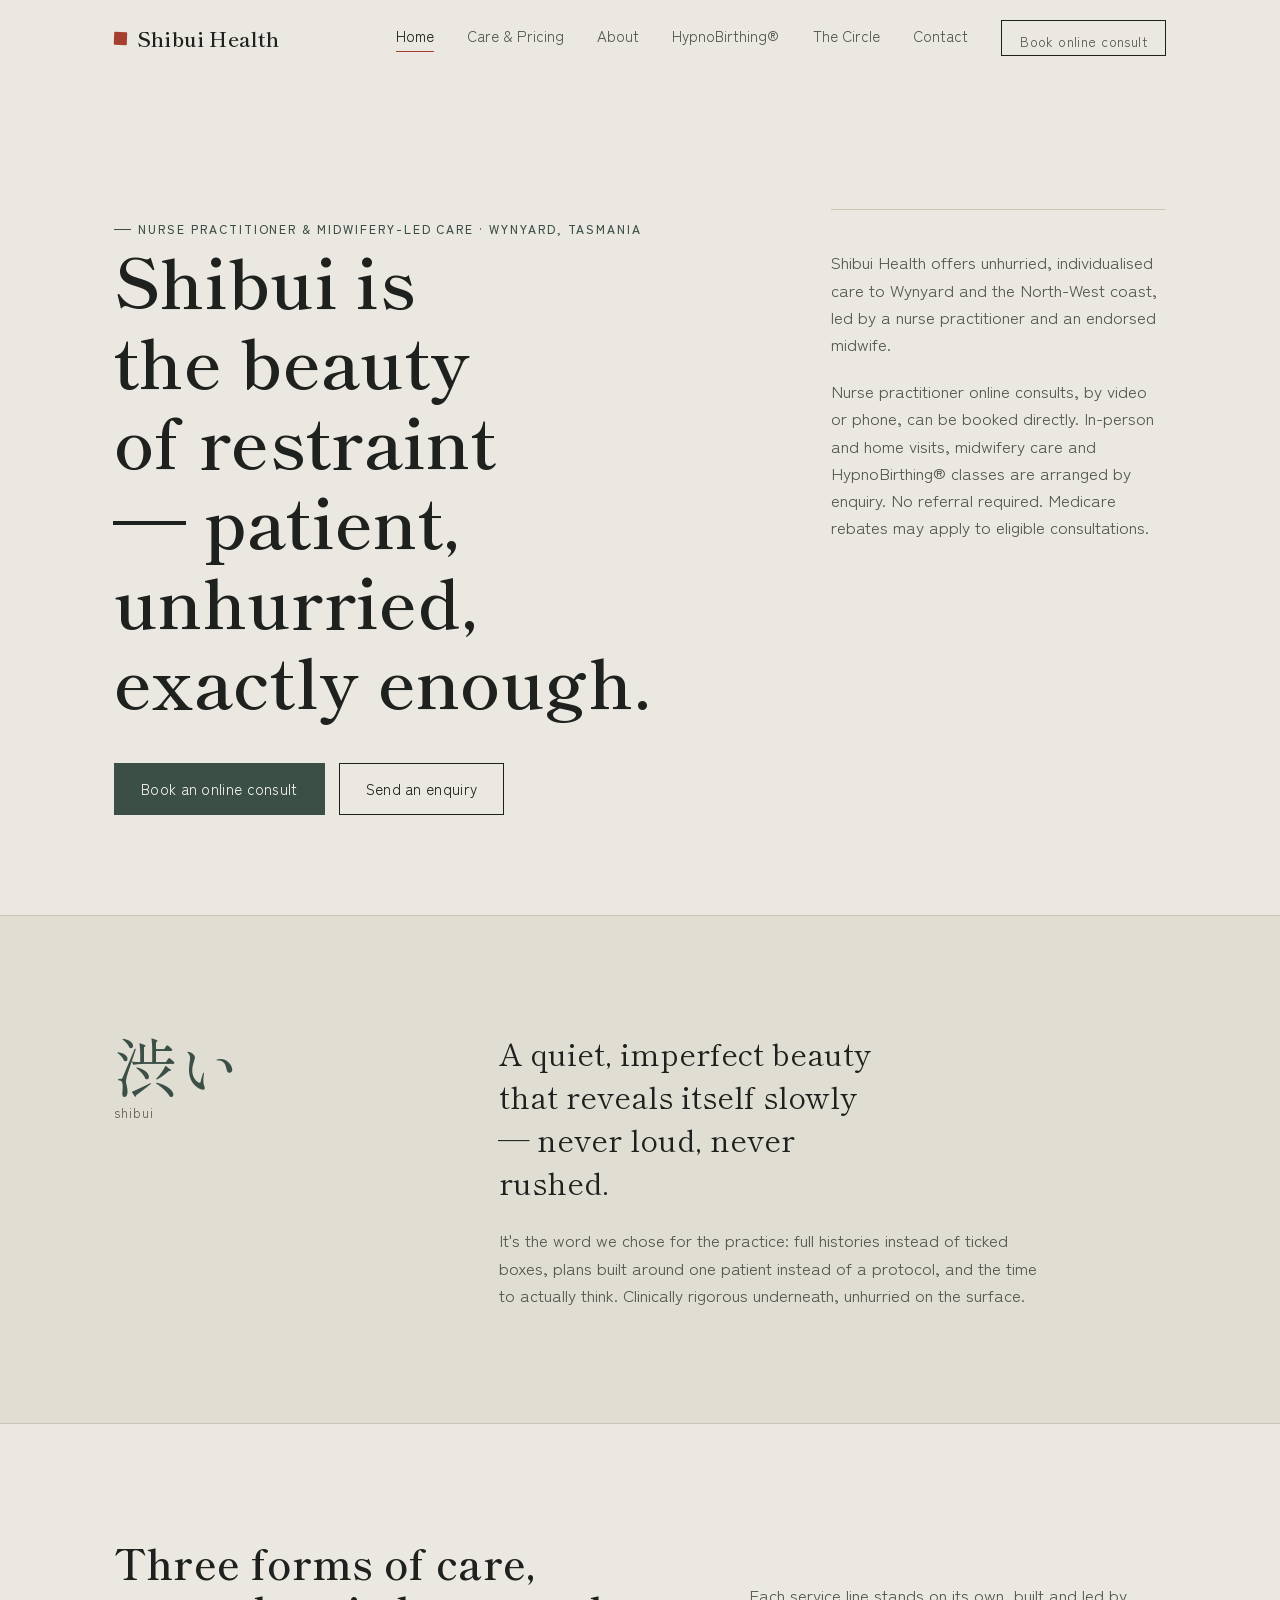
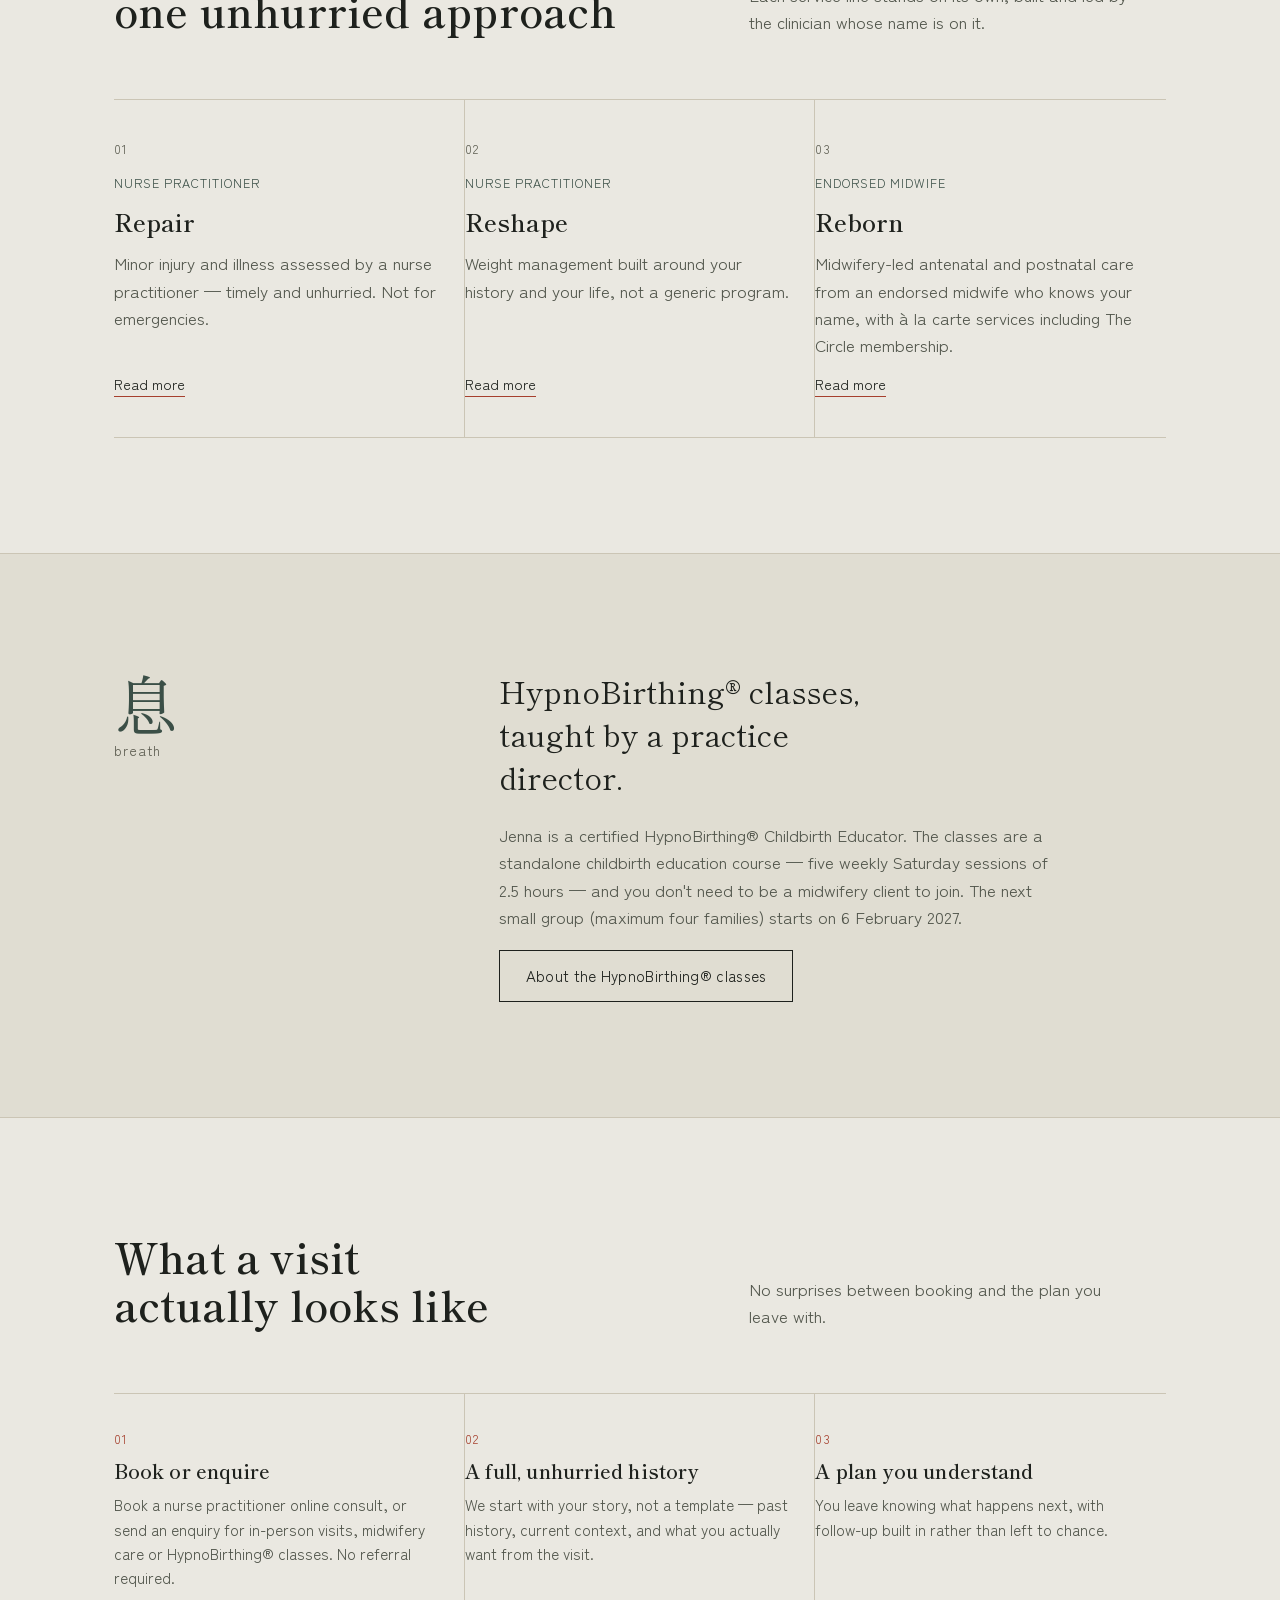
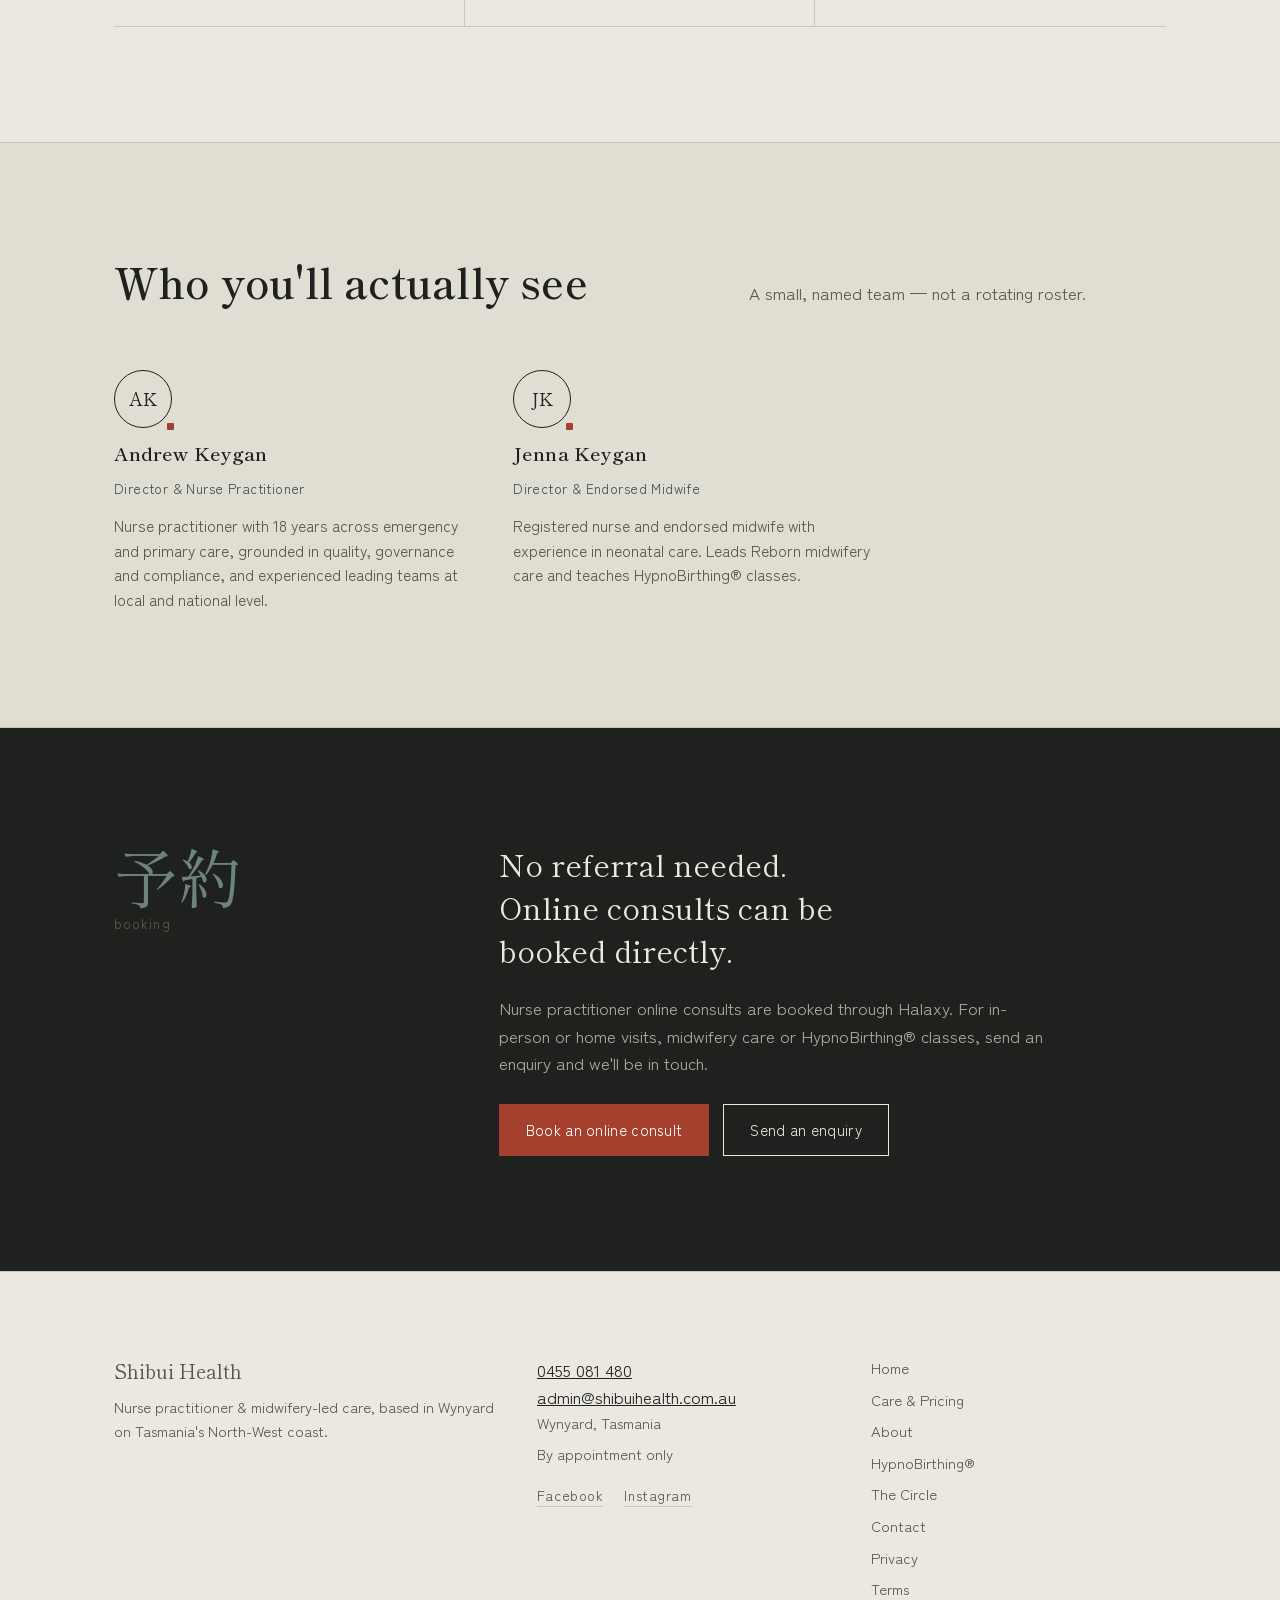
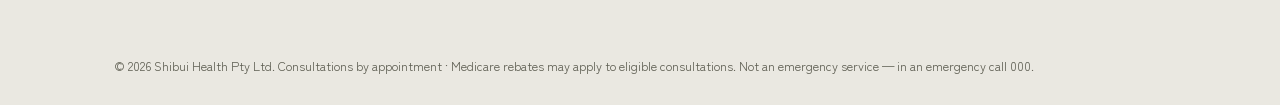
<file: index.html>
<!doctype html>
<html lang="en-AU">
<head>
<meta charset="UTF-8">
<meta name="viewport" content="width=device-width, initial-scale=1, viewport-fit=cover">
<title>Shibui Health — nurse practitioner &amp; midwifery-led care, Wynyard</title>
<meta name="description" content="Shibui Health is an independent nurse practitioner and midwifery-led practice in Wynyard, Tasmania. Online consults, by video or phone, can be booked directly; in-person visits, midwifery care and HypnoBirthing® classes by enquiry.">
<meta property="og:title" content="Shibui Health — nurse practitioner &amp; midwifery-led care, Wynyard">
<meta property="og:description" content="Shibui Health is an independent nurse practitioner and midwifery-led practice in Wynyard, Tasmania. Online consults, by video or phone, can be booked directly; in-person visits, midwifery care and HypnoBirthing® classes by enquiry.">
<meta property="og:type" content="website">
<meta property="og:url" content="https://shibuihealth.com.au/">
<meta property="og:image" content="https://shibuihealth.com.au/images/share-card.jpg">
<meta property="og:image:width" content="1200">
<meta property="og:image:height" content="630">
<meta property="og:site_name" content="Shibui Health">
<meta name="twitter:card" content="summary_large_image">
<meta name="twitter:image" content="https://shibuihealth.com.au/images/share-card.jpg">
<meta property="og:locale" content="en_AU">
<link rel="preconnect" href="https://fonts.googleapis.com">
<link rel="preconnect" href="https://fonts.gstatic.com" crossorigin>
<link href="https://fonts.googleapis.com/css2?family=Shippori+Mincho:wght@400;500;600;800&family=Zen+Kaku+Gothic+New:wght@300;400;500;700&display=swap" rel="stylesheet">
<link rel="canonical" href="https://shibuihealth.com.au/">
<link rel="stylesheet" href="styles.css">
<script type="application/ld+json">
{
  "@context": "https://schema.org",
  "@type": "MedicalBusiness",
  "@id": "https://shibuihealth.com.au/#practice",
  "name": "Shibui Health",
  "legalName": "Shibui Health Pty Ltd",
  "url": "https://shibuihealth.com.au/",
  "telephone": "+61455081480",
  "email": "admin@shibuihealth.com.au",
  "image": "https://shibuihealth.com.au/images/share-card.jpg",
  "description": "Nurse practitioner and midwifery-led practice in Wynyard, on Tasmania's North-West coast. Minor injury and illness, nurse practitioner-led weight management, midwifery-led antenatal and postnatal care, and HypnoBirthing childbirth education.",
  "address": {"@type": "PostalAddress", "streetAddress": "138 Goldie Street", "addressLocality": "Wynyard", "addressRegion": "TAS", "postalCode": "7325", "addressCountry": "AU"},
  "sameAs": [
    "https://www.facebook.com/shibuihealthtas",
    "https://www.instagram.com/shibuihealthtas/",
    "https://www.halaxy.com/profile/shibui-health/location/1097131"
  ],
  "areaServed": [
    {"@type": "City", "name": "Wynyard"},
    {"@type": "City", "name": "Burnie"},
    {"@type": "City", "name": "Somerset"},
    {"@type": "City", "name": "Penguin"},
    {"@type": "City", "name": "Ulverstone"},
    {"@type": "City", "name": "Devonport"},
    {"@type": "City", "name": "Smithton"},
    {"@type": "State", "name": "Tasmania"}
  ],
  "availableService": [
    {"@type": "MedicalProcedure", "name": "Nurse practitioner consultation"},
    {"@type": "MedicalProcedure", "name": "Minor injury and illness care"},
    {"@type": "MedicalProcedure", "name": "Nurse practitioner-led weight management"},
    {"@type": "MedicalProcedure", "name": "Midwifery-led antenatal care"},
    {"@type": "MedicalProcedure", "name": "Midwifery-led postnatal care"}
  ],
  "employee": [
    {"@type": "Person", "name": "Andrew Keygan", "jobTitle": "Nurse Practitioner", "worksFor": {"@id": "https://shibuihealth.com.au/#practice"}},
    {"@type": "Person", "name": "Jenna Keygan", "jobTitle": "Endorsed Midwife", "worksFor": {"@id": "https://shibuihealth.com.au/#practice"}}
  ],
  "currenciesAccepted": "AUD",
  "paymentAccepted": "Card, Afterpay, Zip"
}
</script>
</head>
<body>

<a class="skip-link" href="#main">Skip to content</a>
<header class="site-header" id="siteHeader">
  <div class="header-inner">
    <a href="index.html" class="wordmark"><span class="seal-mark" aria-hidden="true"></span>Shibui Health</a>
    <nav class="site-nav" id="siteNav" aria-label="Primary">
      <a href="index.html" aria-current="page">Home</a>
      <a href="services.html">Care &amp; Pricing</a>
      <a href="about.html">About</a>
      <a href="hypnobirthing.html">HypnoBirthing®</a>
      <a href="circle.html">The Circle</a>
      <a href="contact.html">Contact</a>
      <a href="https://www.halaxy.com/profile/shibui-health/location/1097131" class="nav-book" target="_blank" rel="noopener">Book online consult</a>
    </nav>
    <button class="nav-toggle" id="navToggle" aria-expanded="false" aria-controls="siteNav">Menu</button>
  </div>
</header>

<main id="main">

  <section class="hero">
    <div class="container hero-grid">
      <div>
        <p class="eyebrow reveal">Nurse practitioner &amp; midwifery-led care · Wynyard, Tasmania</p>
        <h1 class="reveal">Shibui is the beauty of restraint — patient, unhurried, exactly enough.</h1>
        <div class="hero-actions reveal">
          <a href="https://www.halaxy.com/profile/shibui-health/location/1097131" class="btn btn-solid" target="_blank" rel="noopener">Book an online consult</a>
          <a href="contact.html#enquiry" class="btn">Send an enquiry</a>
        </div>
      </div>
      <div class="hero-aside reveal">
        <p>Shibui Health offers unhurried, individualised care to Wynyard and the North-West coast, led by a nurse practitioner and an endorsed midwife.</p>
        <p>Nurse practitioner online consults, by video or phone, can be booked directly. In-person and home visits, midwifery care and HypnoBirthing® classes are arranged by enquiry. No referral required. Medicare rebates may apply to eligible consultations.</p>
      </div>
    </div>
  </section>

  <section class="on-panel">
    <div class="container statement reveal">
      <div class="glyph"><span lang="ja" aria-hidden="true">渋い</span><small>shibui</small></div>
      <div>
        <blockquote>A quiet, imperfect beauty that reveals itself slowly — never loud, never rushed.</blockquote>
        <p class="statement-body">It's the word we chose for the practice: full histories instead of ticked boxes, plans built around one patient instead of a protocol, and the time to actually think. Clinically rigorous underneath, unhurried on the surface.</p>
      </div>
    </div>
  </section>

  <section>
    <div class="container">
      <div class="section-head reveal">
        <h2>Three forms of care, one unhurried approach</h2>
        <p class="lede">Each service line stands on its own, built and led by the clinician whose name is on it.</p>
      </div>
      <div class="pillars reveal">
        <div class="pillar">
          <span class="index">01</span>
          <span class="tag">Nurse practitioner</span>
          <h3>Repair</h3>
          <p class="desc">Minor injury and illness assessed by a nurse practitioner — timely and unhurried. Not for emergencies.</p>
          <a href="services.html#repair" class="link">Read more</a>
        </div>
        <div class="pillar">
          <span class="index">02</span>
          <span class="tag">Nurse practitioner</span>
          <h3>Reshape</h3>
          <p class="desc">Weight management built around your history and your life, not a generic program.</p>
          <a href="services.html#reshape" class="link">Read more</a>
        </div>
        <div class="pillar">
          <span class="index">03</span>
          <span class="tag">Endorsed midwife</span>
          <h3>Reborn</h3>
          <p class="desc">Midwifery-led antenatal and postnatal care from an endorsed midwife who knows your name, with à la carte services including The Circle membership.</p>
          <a href="services.html#reborn" class="link">Read more</a>
        </div>
      </div>
    </div>
  </section>

  <section class="on-panel">
    <div class="container statement reveal">
      <div class="glyph"><span lang="ja" aria-hidden="true">息</span><small>breath</small></div>
      <div>
        <blockquote>HypnoBirthing® classes, taught by a practice director.</blockquote>
        <p class="statement-body">Jenna is a certified HypnoBirthing® Childbirth Educator. The classes are a standalone childbirth education course — five weekly Saturday sessions of 2.5 hours — and you don't need to be a midwifery client to join. The next small group (maximum four families) starts on 6 February 2027.</p>
        <div class="hero-actions" style="margin-top:20px;">
          <a href="hypnobirthing.html" class="btn">About the HypnoBirthing® classes</a>
        </div>
      </div>
    </div>
  </section>

  <section>
    <div class="container">
      <div class="section-head reveal">
        <h2>What a visit actually looks like</h2>
        <p class="lede">No surprises between booking and the plan you leave with.</p>
      </div>
      <div class="steps reveal">
        <div class="step">
          <span class="index">01</span>
          <h3>Book or enquire</h3>
          <p>Book a nurse practitioner online consult, or send an enquiry for in-person visits, midwifery care or HypnoBirthing® classes. No referral required.</p>
        </div>
        <div class="step">
          <span class="index">02</span>
          <h3>A full, unhurried history</h3>
          <p>We start with your story, not a template — past history, current context, and what you actually want from the visit.</p>
        </div>
        <div class="step">
          <span class="index">03</span>
          <h3>A plan you understand</h3>
          <p>You leave knowing what happens next, with follow-up built in rather than left to chance.</p>
        </div>
      </div>
    </div>
  </section>

  <section class="on-panel">
    <div class="container">
      <div class="section-head reveal">
        <h2>Who you'll actually see</h2>
        <p class="lede">A small, named team — not a rotating roster.</p>
      </div>
      <div class="people reveal">
        <div class="person">
          <div class="monogram" aria-hidden="true">AK</div>
          <h3>Andrew Keygan</h3>
          <p class="role">Director &amp; Nurse Practitioner</p>
          <p class="bio">Nurse practitioner with 18 years across emergency and primary care, grounded in quality, governance and compliance, and experienced leading teams at local and national level.</p>
        </div>
        <div class="person">
          <div class="monogram" aria-hidden="true">JK</div>
          <h3>Jenna Keygan</h3>
          <p class="role">Director &amp; Endorsed Midwife</p>
          <p class="bio">Registered nurse and endorsed midwife with experience in neonatal care. Leads Reborn midwifery care and teaches HypnoBirthing® classes.</p>
        </div>
      </div>
    </div>
  </section>

  <section class="cta-band">
    <div class="container statement reveal">
      <div class="glyph"><span lang="ja" aria-hidden="true">予約</span><small>booking</small></div>
      <div>
        <blockquote>No referral needed. Online consults can be booked directly.</blockquote>
        <p class="statement-body">Nurse practitioner online consults are booked through Halaxy. For in-person or home visits, midwifery care or HypnoBirthing® classes, send an enquiry and we'll be in touch.</p>
        <div class="hero-actions" style="margin-top:28px;">
          <a href="https://www.halaxy.com/profile/shibui-health/location/1097131" class="btn btn-solid" target="_blank" rel="noopener">Book an online consult</a>
          <a href="contact.html#enquiry" class="btn">Send an enquiry</a>
        </div>
      </div>
    </div>
  </section>

</main>

<footer class="site-footer">
  <div class="footer-inner">
    <div class="footer-brand">
      <p class="wordmark-small">Shibui Health</p>
      <p>Nurse practitioner &amp; midwifery-led care, based in Wynyard on Tasmania's North-West coast.</p>
    </div>
    <div class="footer-contact">
      <a href="tel:+61455081480">0455 081 480</a>
      <a href="mailto:admin@shibuihealth.com.au">admin@shibuihealth.com.au</a>
      <p>Wynyard, Tasmania</p>
      <p>By appointment only</p>
      <a href="https://www.facebook.com/shibuihealthtas" target="_blank" rel="noopener" aria-label="Facebook">Facebook</a>
      <a href="https://www.instagram.com/shibuihealthtas/" target="_blank" rel="noopener" aria-label="Instagram">Instagram</a>
    </div>
    <div class="footer-links">
      <a href="index.html">Home</a>
      <a href="services.html">Care &amp; Pricing</a>
      <a href="about.html">About</a>
      <a href="hypnobirthing.html">HypnoBirthing®</a>
      <a href="circle.html">The Circle</a>
      <a href="contact.html">Contact</a>
      <a href="privacy.html">Privacy</a>
      <a href="terms.html">Terms</a>
    </div>
  </div>
  <p class="footer-legal">© <span id="year"></span> Shibui Health Pty Ltd. Consultations by appointment · Medicare rebates may apply to eligible consultations. Not an emergency service — in an emergency call 000.</p>
</footer>

<script src="script.js"></script>
</body>
</html>
</file>
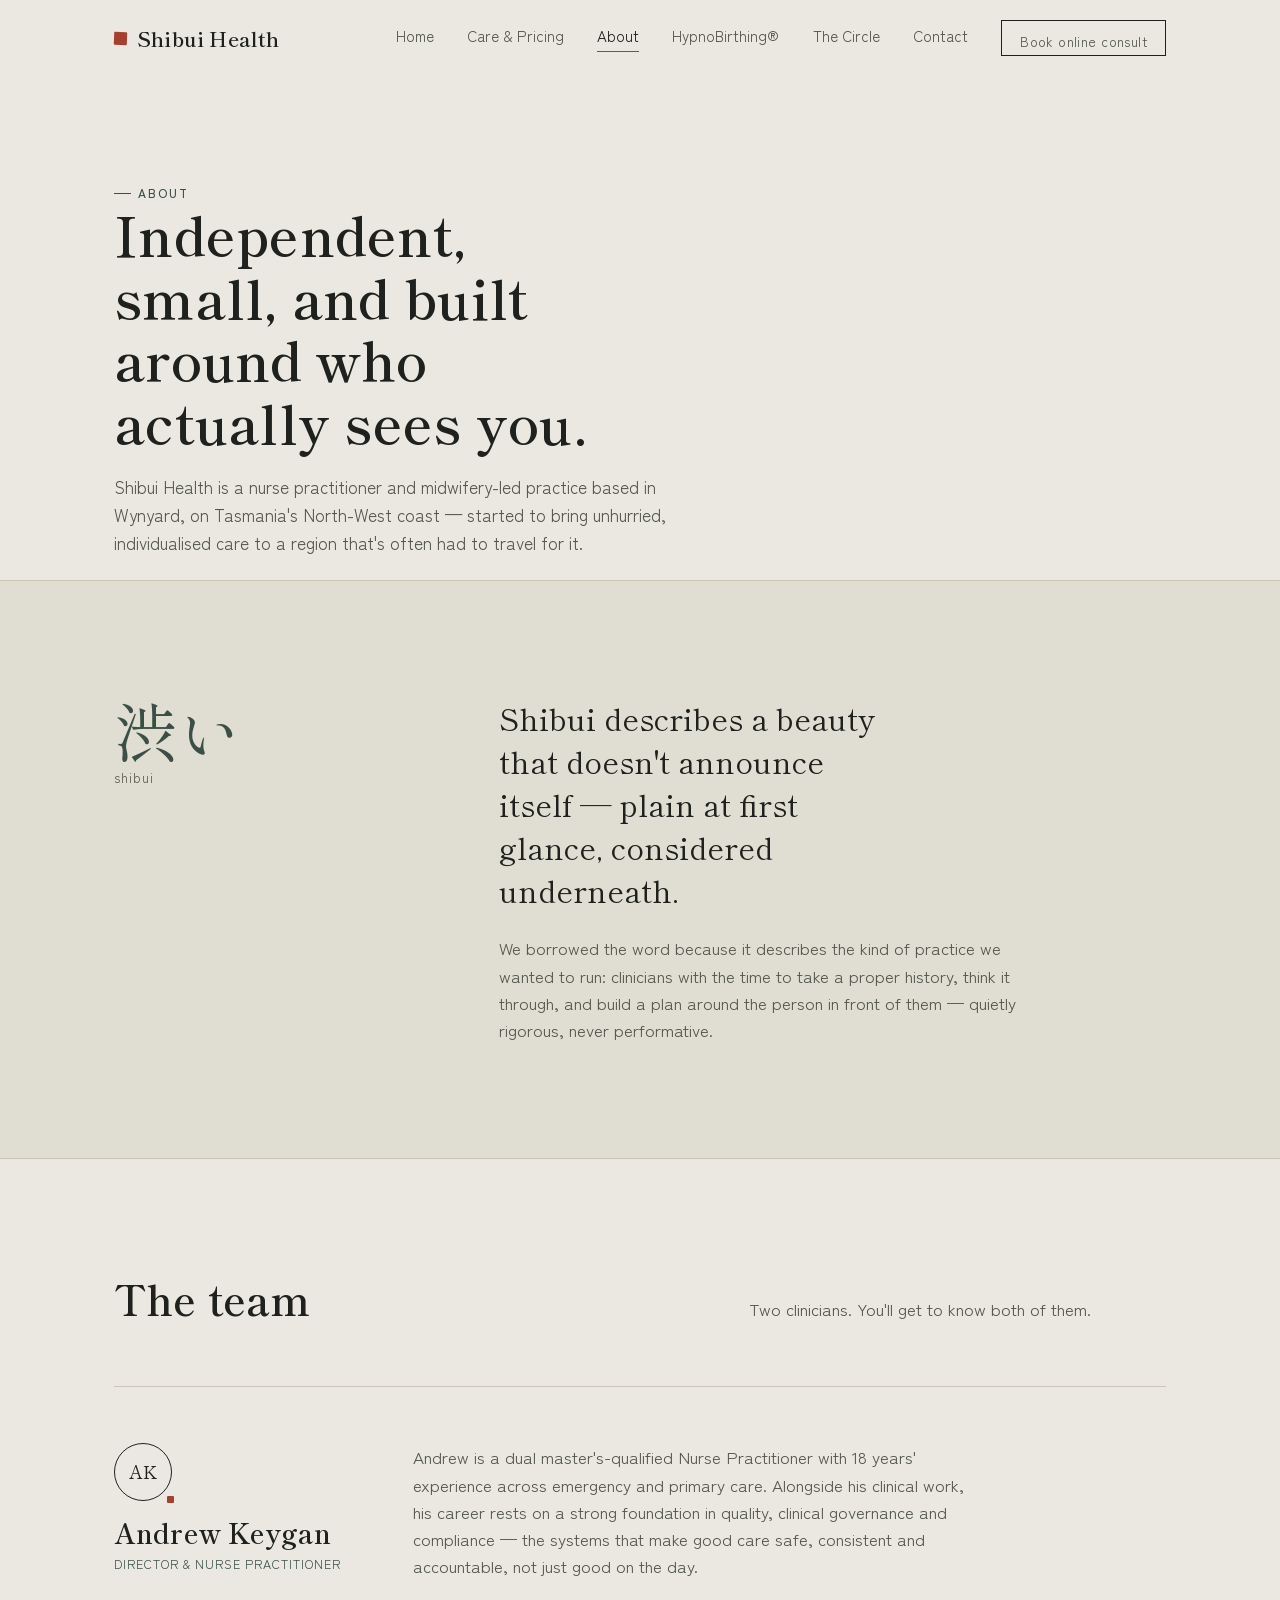
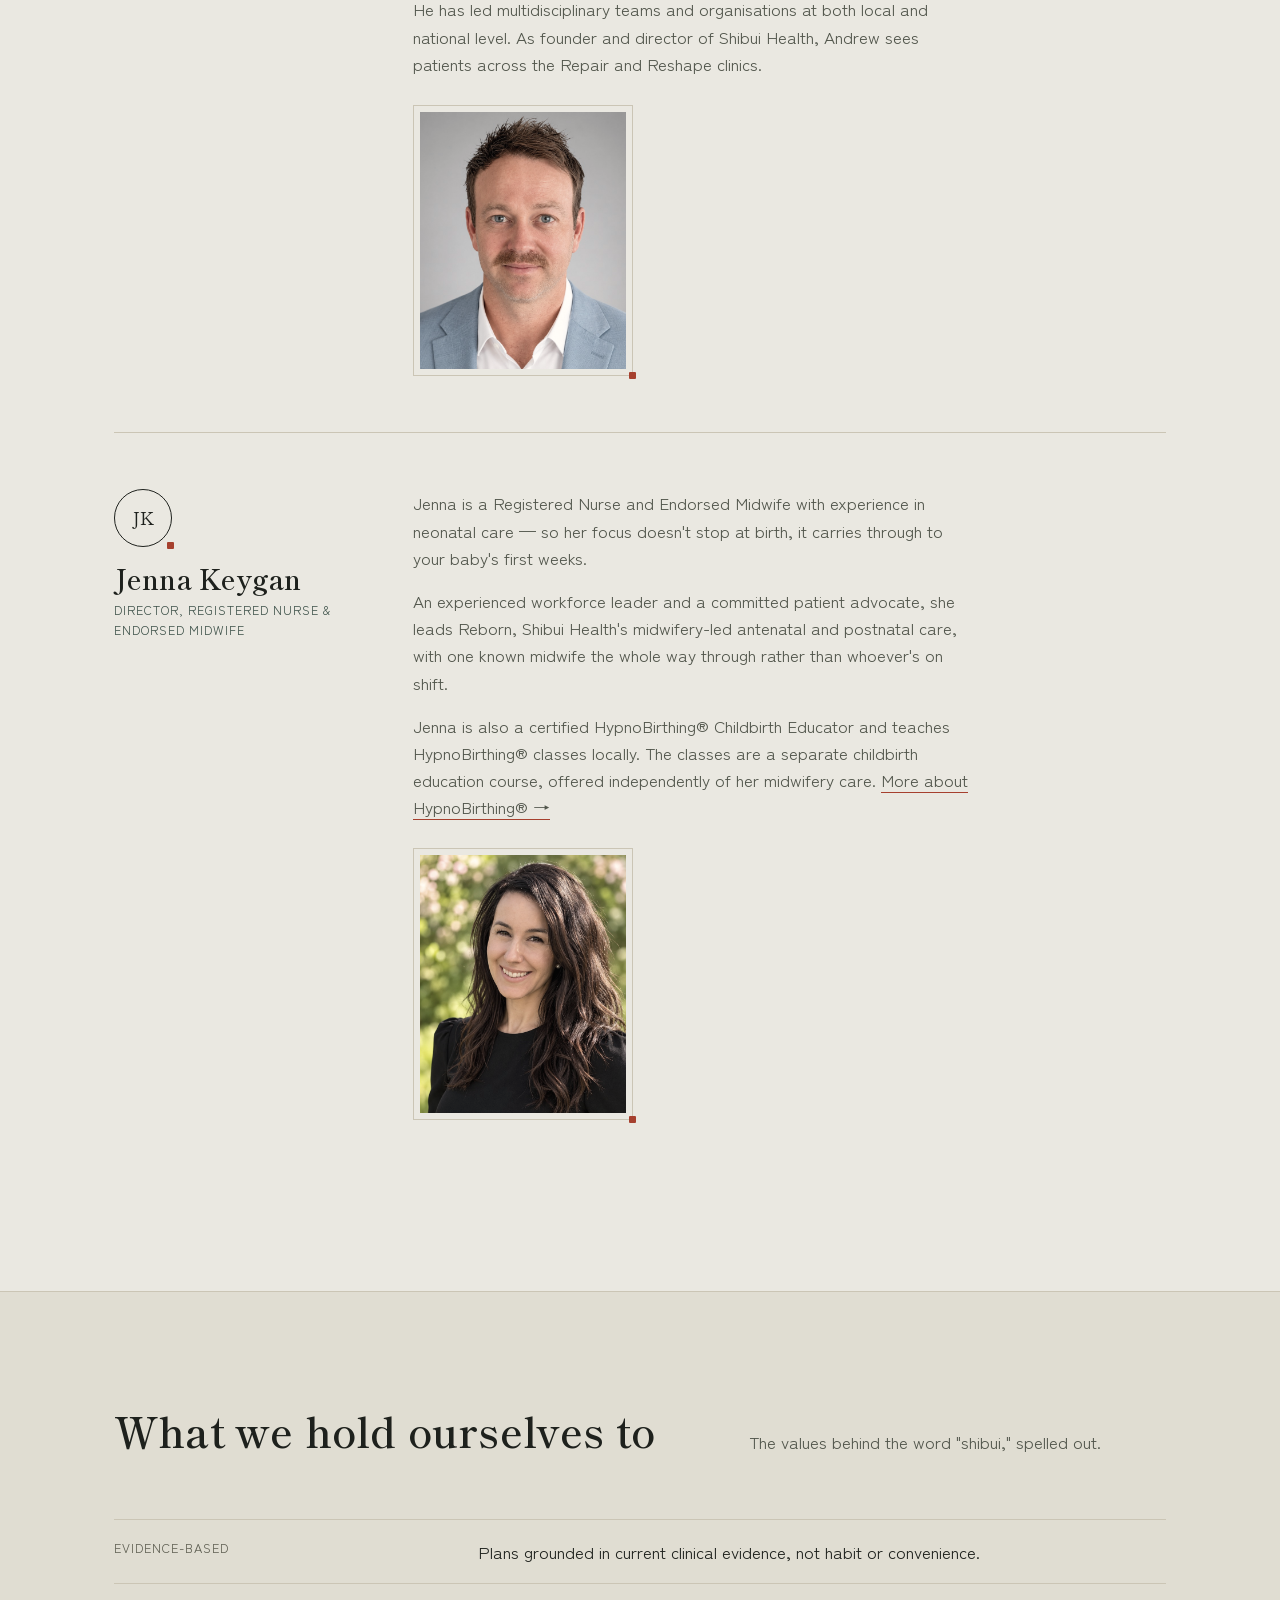
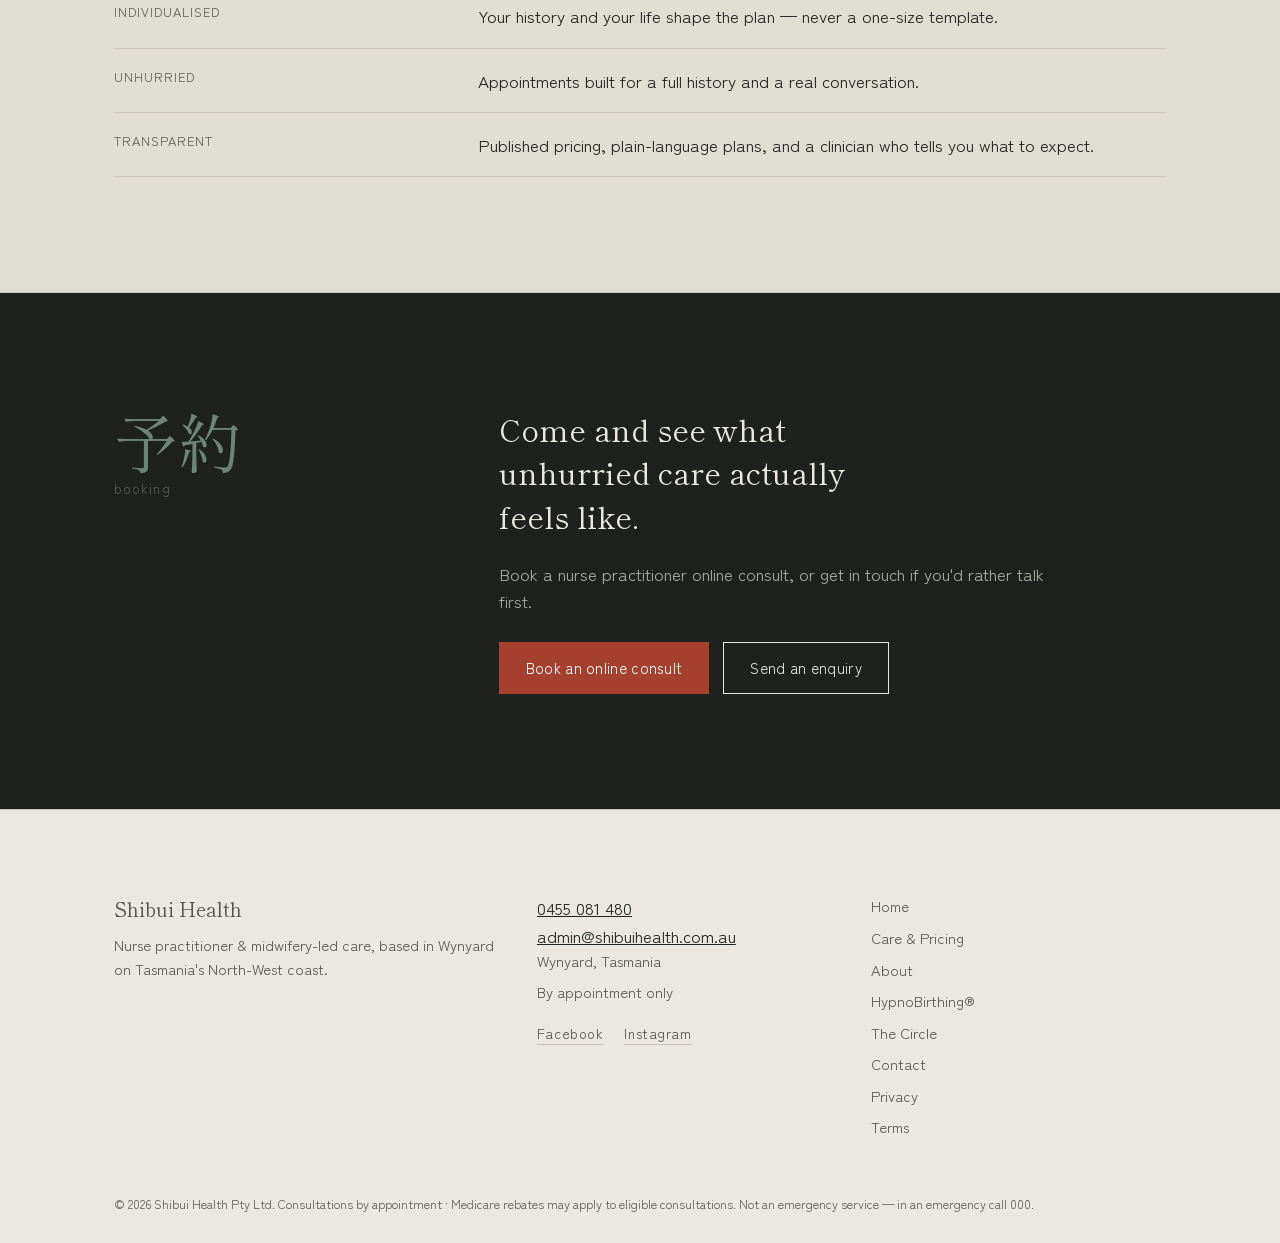
<file: about.html>
<!doctype html>
<html lang="en-AU">
<head>
<meta charset="UTF-8">
<meta name="viewport" content="width=device-width, initial-scale=1, viewport-fit=cover">
<title>About — Shibui Health</title>
<meta name="description" content="Shibui Health is an independent nurse practitioner and midwifery-led practice in Wynyard, Tasmania. Meet the team and read about the philosophy behind the name.">
<meta property="og:title" content="About — Shibui Health">
<meta property="og:description" content="Shibui Health is an independent nurse practitioner and midwifery-led practice in Wynyard, Tasmania. Meet the team and read about the philosophy behind the name.">
<meta property="og:type" content="website">
<meta property="og:url" content="https://shibuihealth.com.au/about.html">
<meta property="og:image" content="https://shibuihealth.com.au/images/share-card.jpg">
<meta property="og:image:width" content="1200">
<meta property="og:image:height" content="630">
<meta property="og:site_name" content="Shibui Health">
<meta name="twitter:card" content="summary_large_image">
<meta name="twitter:image" content="https://shibuihealth.com.au/images/share-card.jpg">
<meta property="og:locale" content="en_AU">
<link rel="preconnect" href="https://fonts.googleapis.com">
<link rel="preconnect" href="https://fonts.gstatic.com" crossorigin>
<link href="https://fonts.googleapis.com/css2?family=Shippori+Mincho:wght@400;500;600;800&family=Zen+Kaku+Gothic+New:wght@300;400;500;700&display=swap" rel="stylesheet">
<link rel="canonical" href="https://shibuihealth.com.au/about.html">
<link rel="stylesheet" href="styles.css">
</head>
<body>

<a class="skip-link" href="#main">Skip to content</a>
<header class="site-header" id="siteHeader">
  <div class="header-inner">
    <a href="index.html" class="wordmark"><span class="seal-mark" aria-hidden="true"></span>Shibui Health</a>
    <nav class="site-nav" id="siteNav" aria-label="Primary">
      <a href="index.html">Home</a>
      <a href="services.html">Care &amp; Pricing</a>
      <a href="about.html" aria-current="page">About</a>
      <a href="hypnobirthing.html">HypnoBirthing®</a>
      <a href="circle.html">The Circle</a>
      <a href="contact.html">Contact</a>
      <a href="https://www.halaxy.com/profile/shibui-health/location/1097131" class="nav-book" target="_blank" rel="noopener">Book online consult</a>
    </nav>
    <button class="nav-toggle" id="navToggle" aria-expanded="false" aria-controls="siteNav">Menu</button>
  </div>
</header>

<main id="main">

  <section class="page-intro">
    <div class="container">
      <p class="eyebrow reveal">About</p>
      <h1 class="reveal">Independent, small, and built around who actually sees you.</h1>
      <p class="lede reveal">Shibui Health is a nurse practitioner and midwifery-led practice based in Wynyard, on Tasmania's North-West coast — started to bring unhurried, individualised care to a region that's often had to travel for it.</p>
    </div>
  </section>

  <section class="on-panel">
    <div class="container statement reveal">
      <div class="glyph"><span lang="ja" aria-hidden="true">渋い</span><small>shibui</small></div>
      <div>
        <blockquote>Shibui describes a beauty that doesn't announce itself — plain at first glance, considered underneath.</blockquote>
        <p class="statement-body">We borrowed the word because it describes the kind of practice we wanted to run: clinicians with the time to take a proper history, think it through, and build a plan around the person in front of them — quietly rigorous, never performative.</p>
      </div>
    </div>
  </section>

  <section>
    <div class="container">
      <div class="section-head reveal">
        <h2>The team</h2>
        <p class="lede">Two clinicians. You'll get to know both of them.</p>
      </div>

      <div class="service-block reveal">
        <div class="label">
          <span class="monogram" aria-hidden="true" style="margin-bottom:10px;">AK</span>
          <h3>Andrew Keygan</h3>
          <span class="tag">Director &amp; Nurse Practitioner</span>
        </div>
        <div class="body">
          <p>Andrew is a dual master's-qualified Nurse Practitioner with 18 years' experience across emergency and primary care. Alongside his clinical work, his career rests on a strong foundation in quality, clinical governance and compliance — the systems that make good care safe, consistent and accountable, not just good on the day.</p>
          <p>He has led multidisciplinary teams and organisations at both local and national level. As founder and director of Shibui Health, Andrew sees patients across the Repair and Reshape clinics.</p>
          <figure class="portrait">
            <img src="images/andrew-keygan.jpg" alt="Andrew Keygan, Nurse Practitioner" width="480" height="600" loading="lazy">
          </figure>
        </div>
      </div>

      <div class="service-block reveal">
        <div class="label">
          <span class="monogram" aria-hidden="true" style="margin-bottom:10px;">JK</span>
          <h3>Jenna Keygan</h3>
          <span class="tag">Director, Registered Nurse &amp; Endorsed Midwife</span>
        </div>
        <div class="body">
          <p>Jenna is a Registered Nurse and Endorsed Midwife with experience in neonatal care — so her focus doesn't stop at birth, it carries through to your baby's first weeks.</p>
          <p>An experienced workforce leader and a committed patient advocate, she leads Reborn, Shibui Health's midwifery-led antenatal and postnatal care, with one known midwife the whole way through rather than whoever's on shift.</p>
          <p>Jenna is also a certified HypnoBirthing® Childbirth Educator and teaches HypnoBirthing® classes locally. The classes are a separate childbirth education course, offered independently of her midwifery care. <a href="hypnobirthing.html" style="color:inherit;border-bottom:1px solid var(--seal);text-decoration:none;">More about HypnoBirthing® →</a></p>
          <figure class="portrait">
            <img src="images/jenna-keygan.jpg" alt="Jenna Keygan, Endorsed Midwife" width="480" height="600" loading="lazy">
          </figure>
        </div>
      </div>

    </div>
  </section>

  <section class="on-panel">
    <div class="container">
      <div class="section-head reveal">
        <h2>What we hold ourselves to</h2>
        <p class="lede">The values behind the word "shibui," spelled out.</p>
      </div>
      <div class="fact-list reveal">
        <div class="fact-row">
          <span class="k">Evidence-based</span>
          <span class="v">Plans grounded in current clinical evidence, not habit or convenience.</span>
        </div>
        <div class="fact-row">
          <span class="k">Individualised</span>
          <span class="v">Your history and your life shape the plan — never a one-size template.</span>
        </div>
        <div class="fact-row">
          <span class="k">Unhurried</span>
          <span class="v">Appointments built for a full history and a real conversation.</span>
        </div>
        <div class="fact-row">
          <span class="k">Transparent</span>
          <span class="v">Published pricing, plain-language plans, and a clinician who tells you what to expect.</span>
        </div>
      </div>
    </div>
  </section>

  <section class="cta-band">
    <div class="container statement reveal">
      <div class="glyph"><span lang="ja" aria-hidden="true">予約</span><small>booking</small></div>
      <div>
        <blockquote>Come and see what unhurried care actually feels like.</blockquote>
        <p class="statement-body">Book a nurse practitioner online consult, or get in touch if you'd rather talk first.</p>
        <div class="hero-actions" style="margin-top:28px;">
          <a href="https://www.halaxy.com/profile/shibui-health/location/1097131" class="btn btn-solid" target="_blank" rel="noopener">Book an online consult</a>
          <a href="contact.html#enquiry" class="btn">Send an enquiry</a>
        </div>
      </div>
    </div>
  </section>

</main>

<footer class="site-footer">
  <div class="footer-inner">
    <div class="footer-brand">
      <p class="wordmark-small">Shibui Health</p>
      <p>Nurse practitioner &amp; midwifery-led care, based in Wynyard on Tasmania's North-West coast.</p>
    </div>
    <div class="footer-contact">
      <a href="tel:+61455081480">0455 081 480</a>
      <a href="mailto:admin@shibuihealth.com.au">admin@shibuihealth.com.au</a>
      <p>Wynyard, Tasmania</p>
      <p>By appointment only</p>
      <a href="https://www.facebook.com/shibuihealthtas" target="_blank" rel="noopener" aria-label="Facebook">Facebook</a>
      <a href="https://www.instagram.com/shibuihealthtas/" target="_blank" rel="noopener" aria-label="Instagram">Instagram</a>
    </div>
    <div class="footer-links">
      <a href="index.html">Home</a>
      <a href="services.html">Care &amp; Pricing</a>
      <a href="about.html">About</a>
      <a href="hypnobirthing.html">HypnoBirthing®</a>
      <a href="circle.html">The Circle</a>
      <a href="contact.html">Contact</a>
      <a href="privacy.html">Privacy</a>
      <a href="terms.html">Terms</a>
    </div>
  </div>
  <p class="footer-legal">© <span id="year"></span> Shibui Health Pty Ltd. Consultations by appointment · Medicare rebates may apply to eligible consultations. Not an emergency service — in an emergency call 000.</p>
</footer>

<script src="script.js"></script>
</body>
</html>
</file>
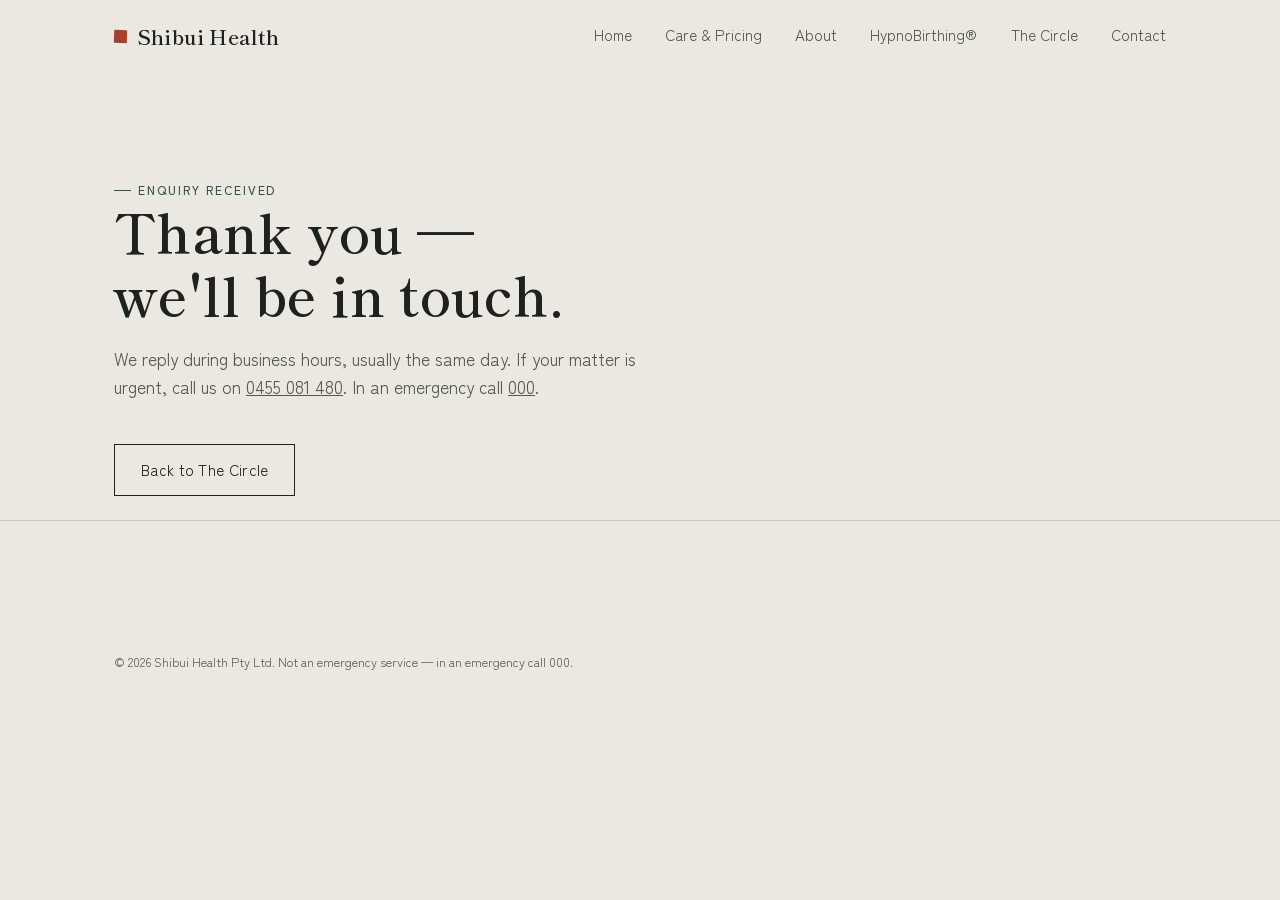
<file: circle-thanks.html>
<!doctype html>
<html lang="en-AU">
<head>
<meta charset="UTF-8">
<meta name="viewport" content="width=device-width, initial-scale=1, viewport-fit=cover">
<title>Enquiry received — The Circle — Shibui Health</title>
<meta name="robots" content="noindex, nofollow">
<link rel="preconnect" href="https://fonts.googleapis.com">
<link rel="preconnect" href="https://fonts.gstatic.com" crossorigin>
<link href="https://fonts.googleapis.com/css2?family=Shippori+Mincho:wght@400;500;600;800&family=Zen+Kaku+Gothic+New:wght@300;400;500;700&display=swap" rel="stylesheet">
<link rel="stylesheet" href="styles.css">
</head>
<body>

<a class="skip-link" href="#main">Skip to content</a>
<header class="site-header" id="siteHeader">
  <div class="header-inner">
    <a href="index.html" class="wordmark"><span class="seal-mark" aria-hidden="true"></span>Shibui Health</a>
    <nav class="site-nav" id="siteNav" aria-label="Primary">
      <a href="index.html">Home</a>
      <a href="services.html">Care &amp; Pricing</a>
      <a href="about.html">About</a>
      <a href="hypnobirthing.html">HypnoBirthing®</a>
      <a href="circle.html">The Circle</a>
      <a href="contact.html">Contact</a>
    </nav>
    <button class="nav-toggle" id="navToggle" aria-expanded="false" aria-controls="siteNav">Menu</button>
  </div>
</header>

<main id="main">
  <section class="page-intro">
    <div class="container">
      <p class="eyebrow reveal">Enquiry received</p>
      <h1 class="reveal">Thank you — we'll be in touch.</h1>
      <p class="lede reveal">We reply during business hours, usually the same day. If your matter is urgent, call us on <a href="tel:+61455081480">0455 081 480</a>. In an emergency call <a href="tel:000">000</a>.</p>
      <div class="hero-actions reveal">
        <a href="circle.html" class="btn">Back to The Circle</a>
      </div>
    </div>
  </section>
</main>

<footer class="site-footer">
  <p class="footer-legal">© <span id="year"></span> Shibui Health Pty Ltd. Not an emergency service — in an emergency call 000.</p>
</footer>

<script src="script.js"></script>
</body>
</html>
</file>
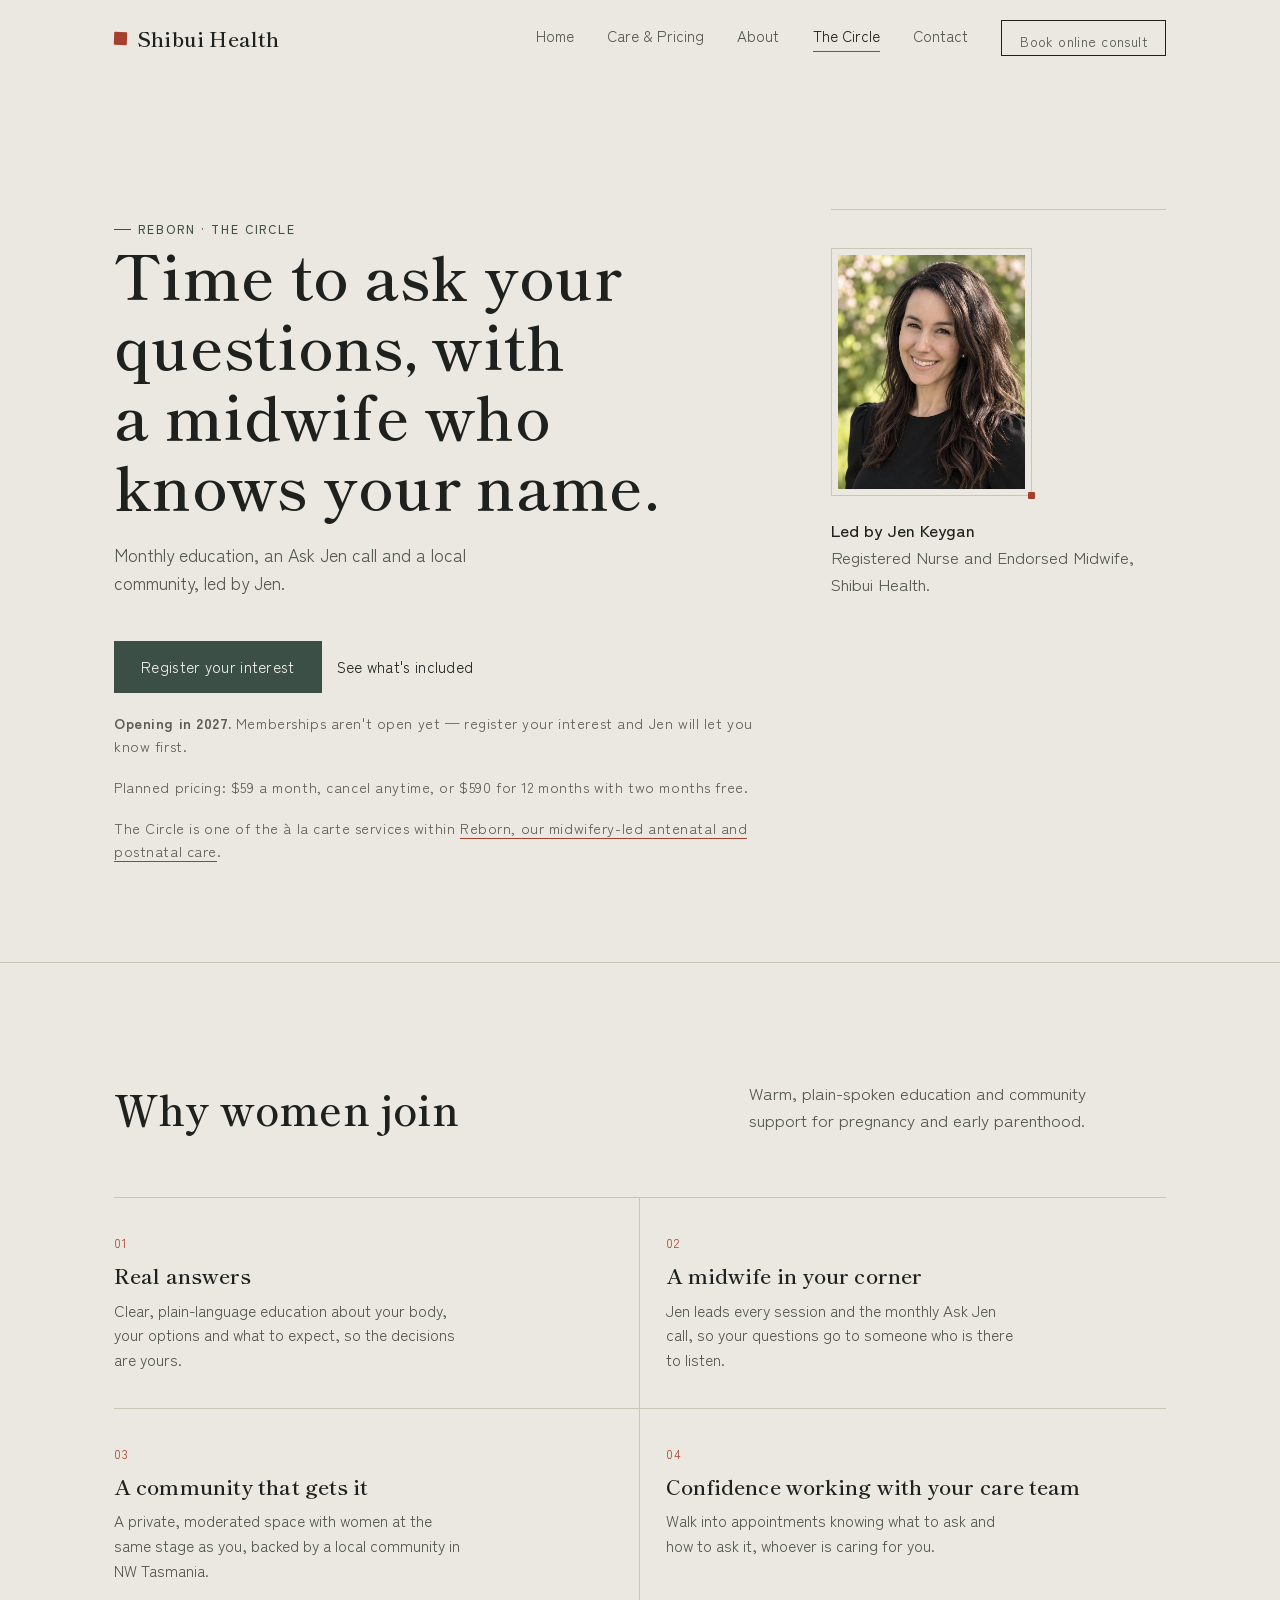
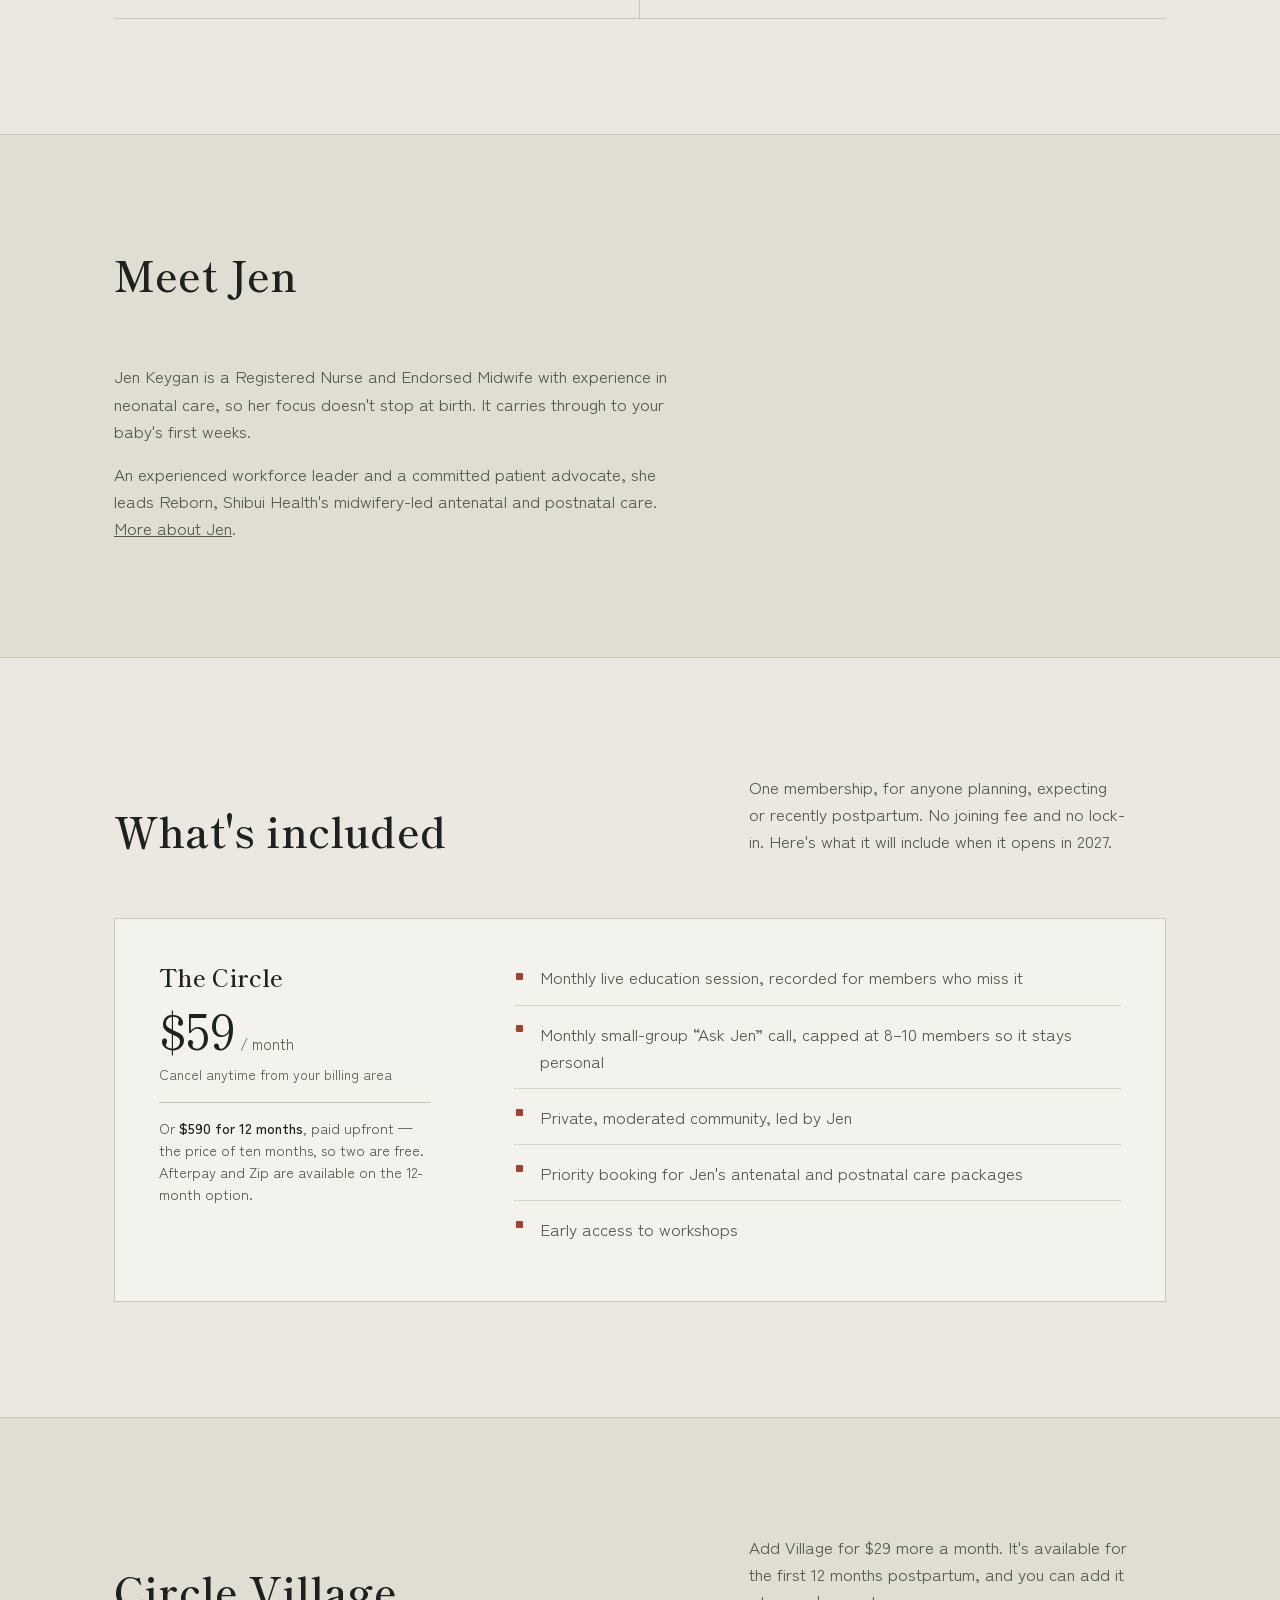
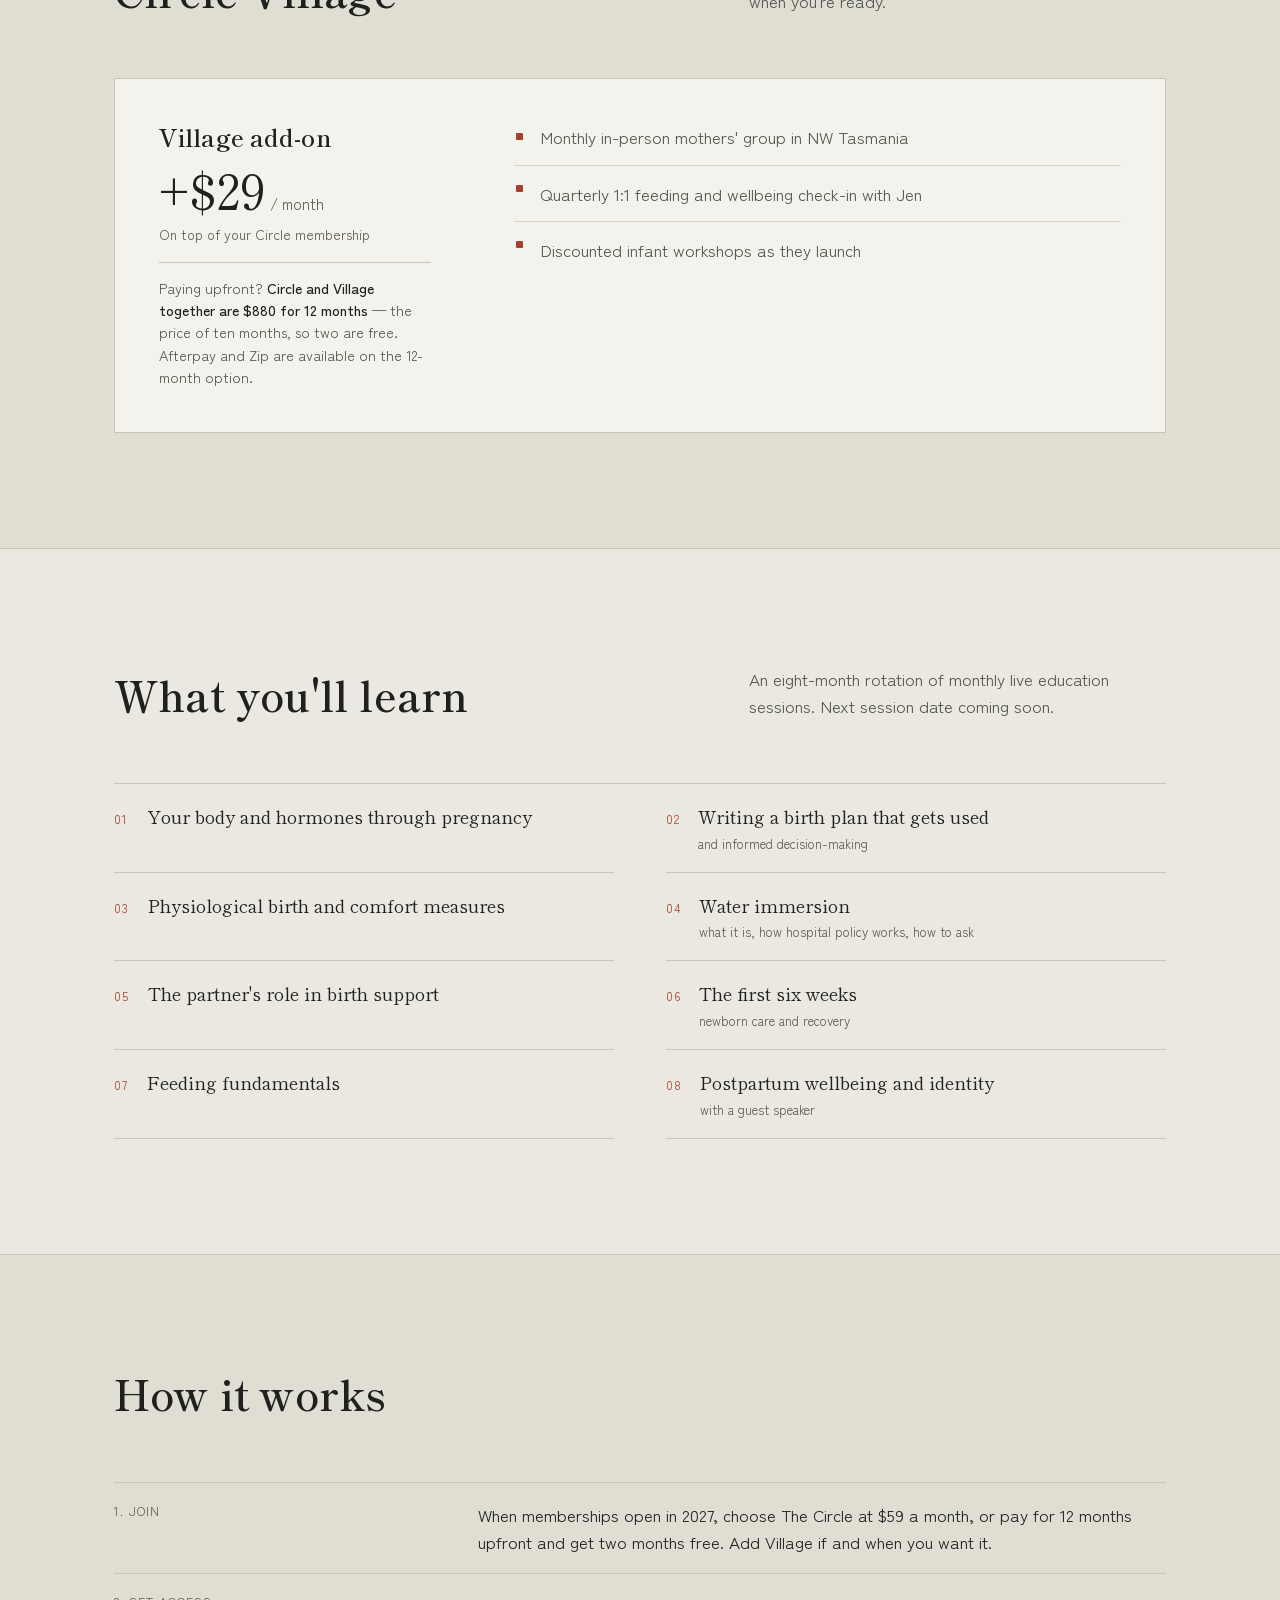
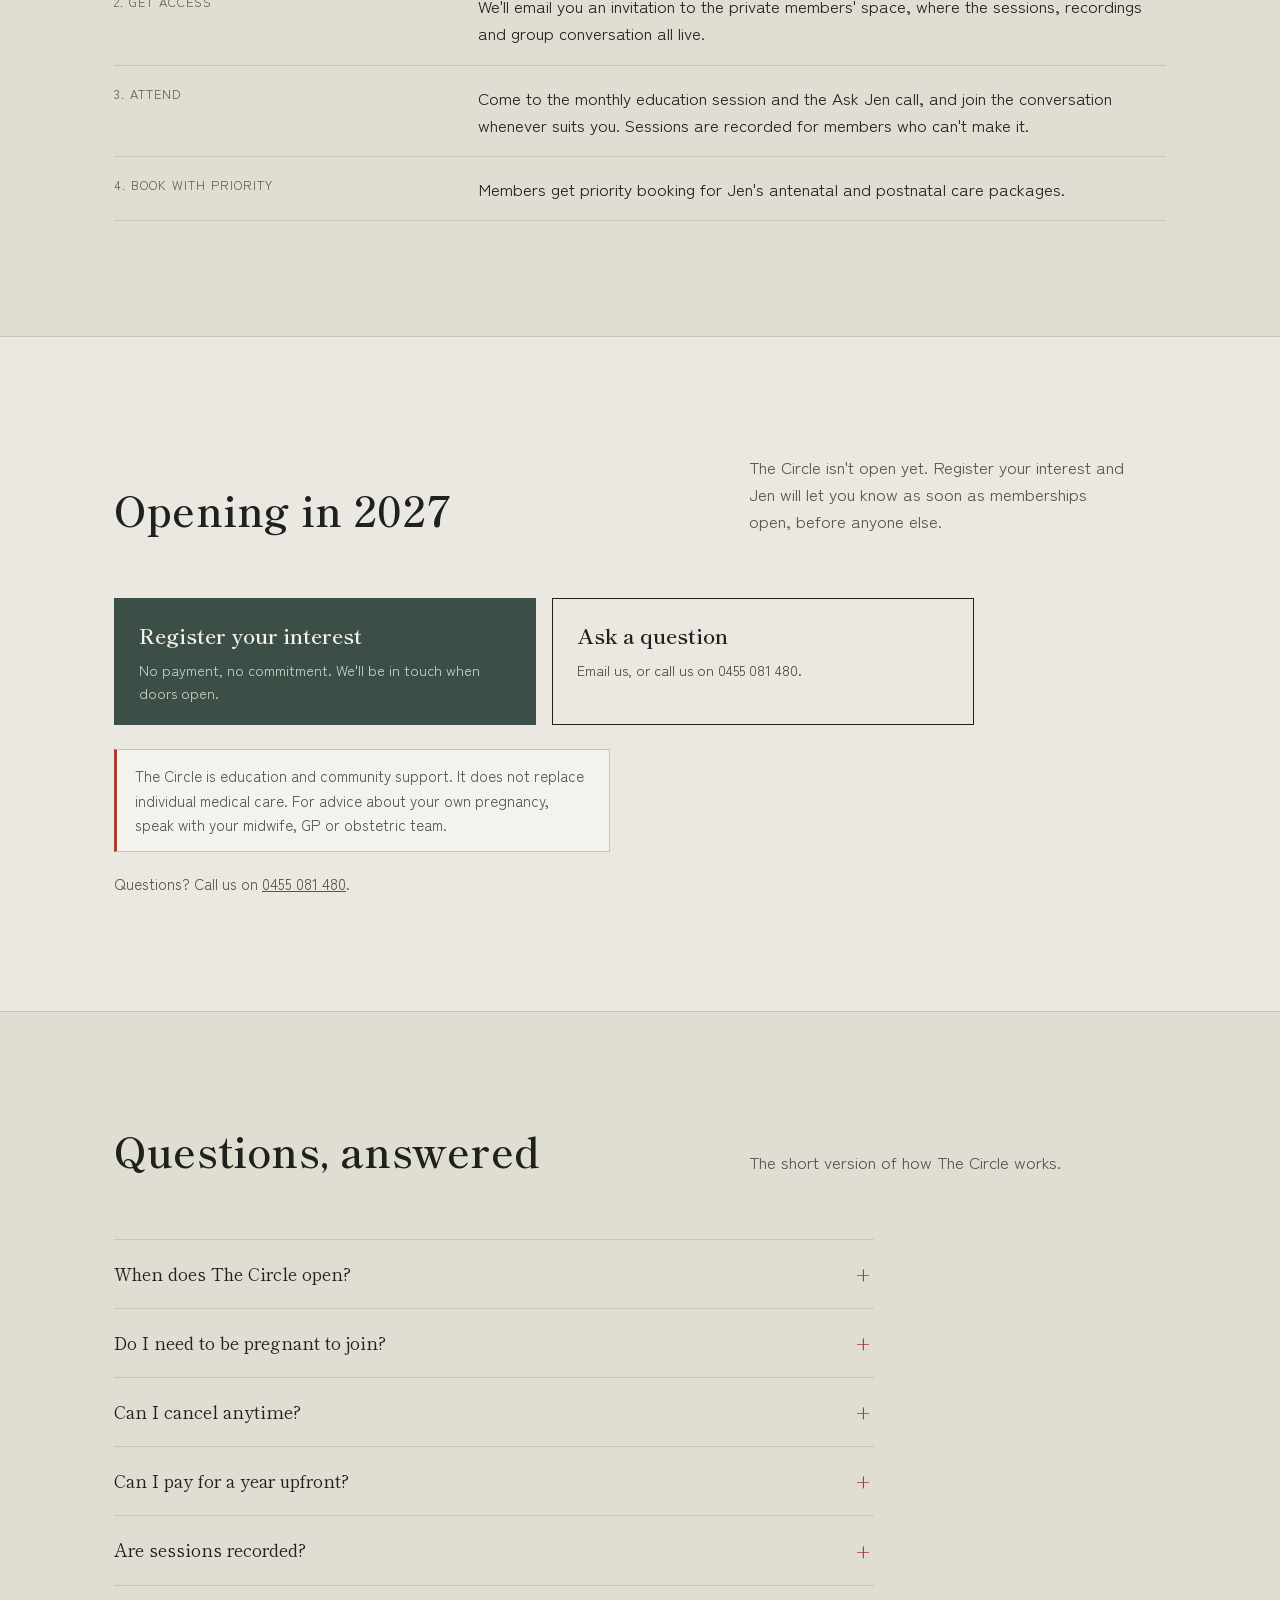
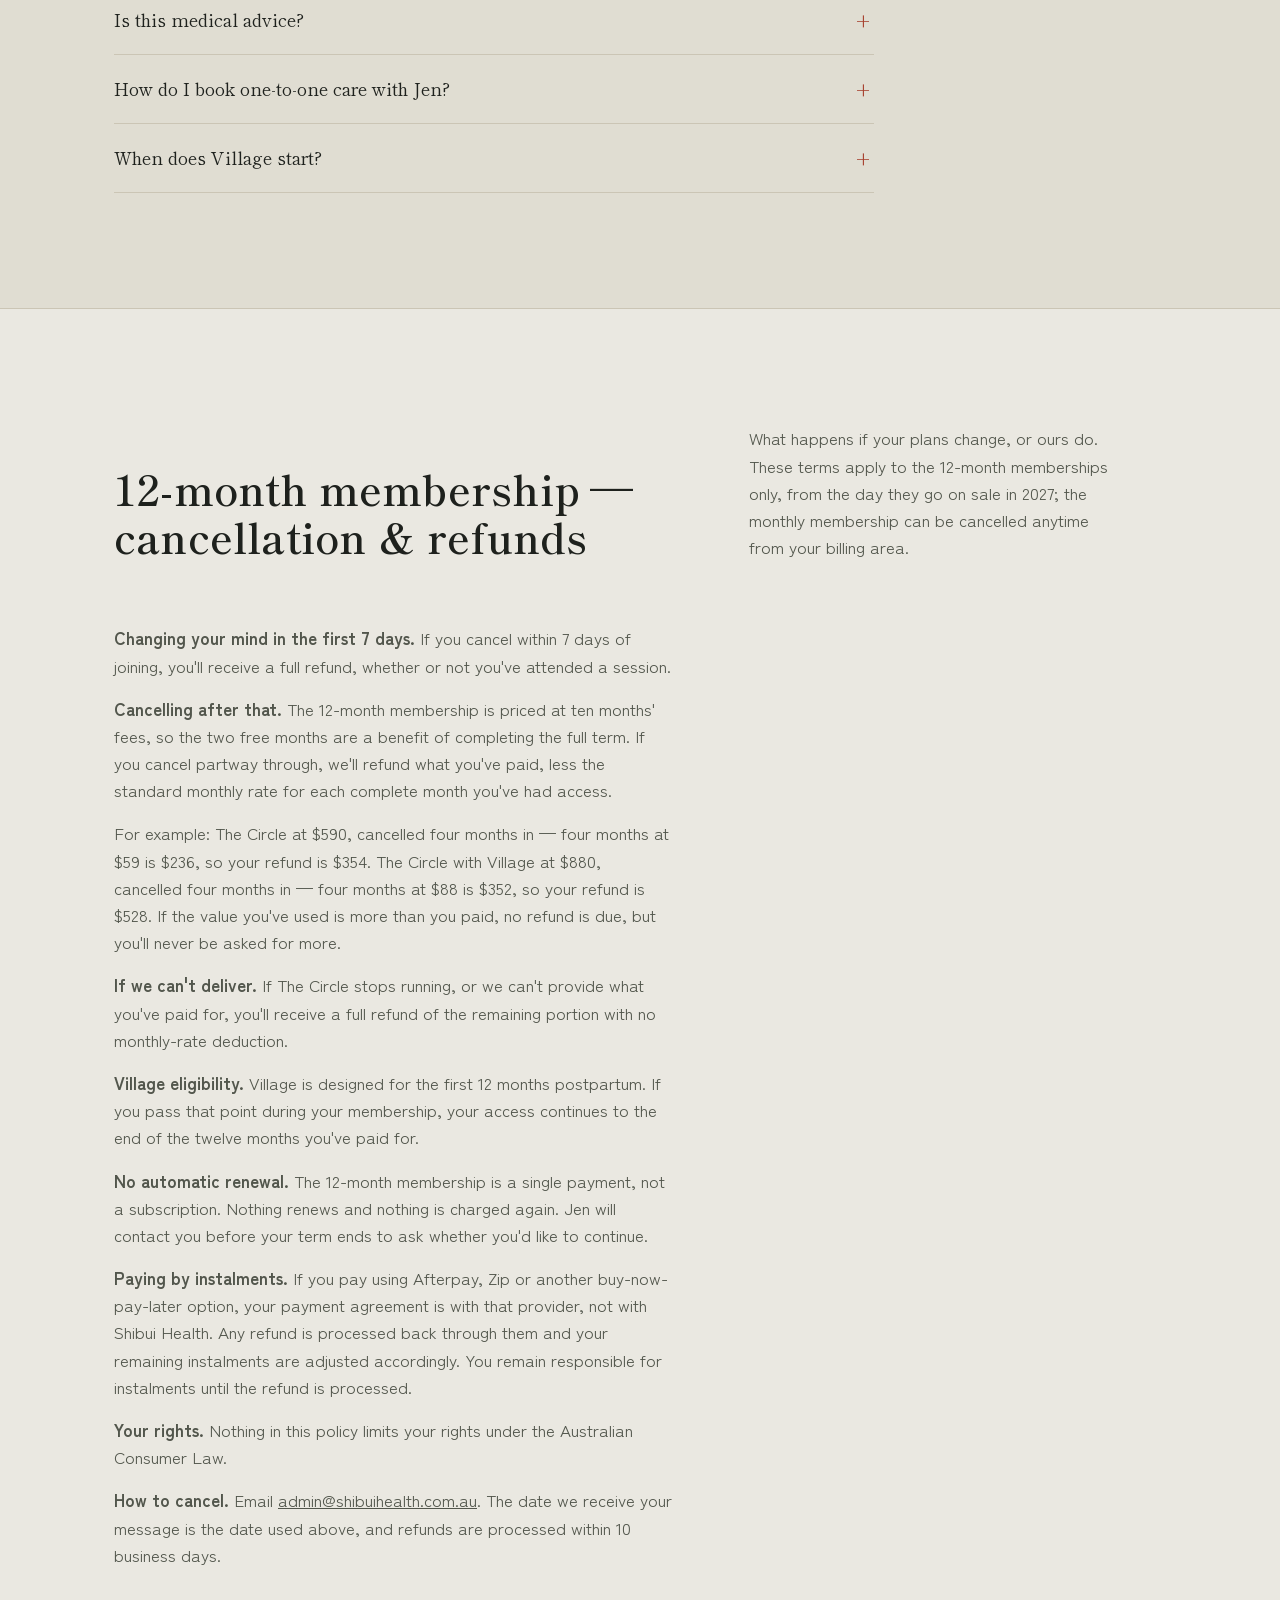
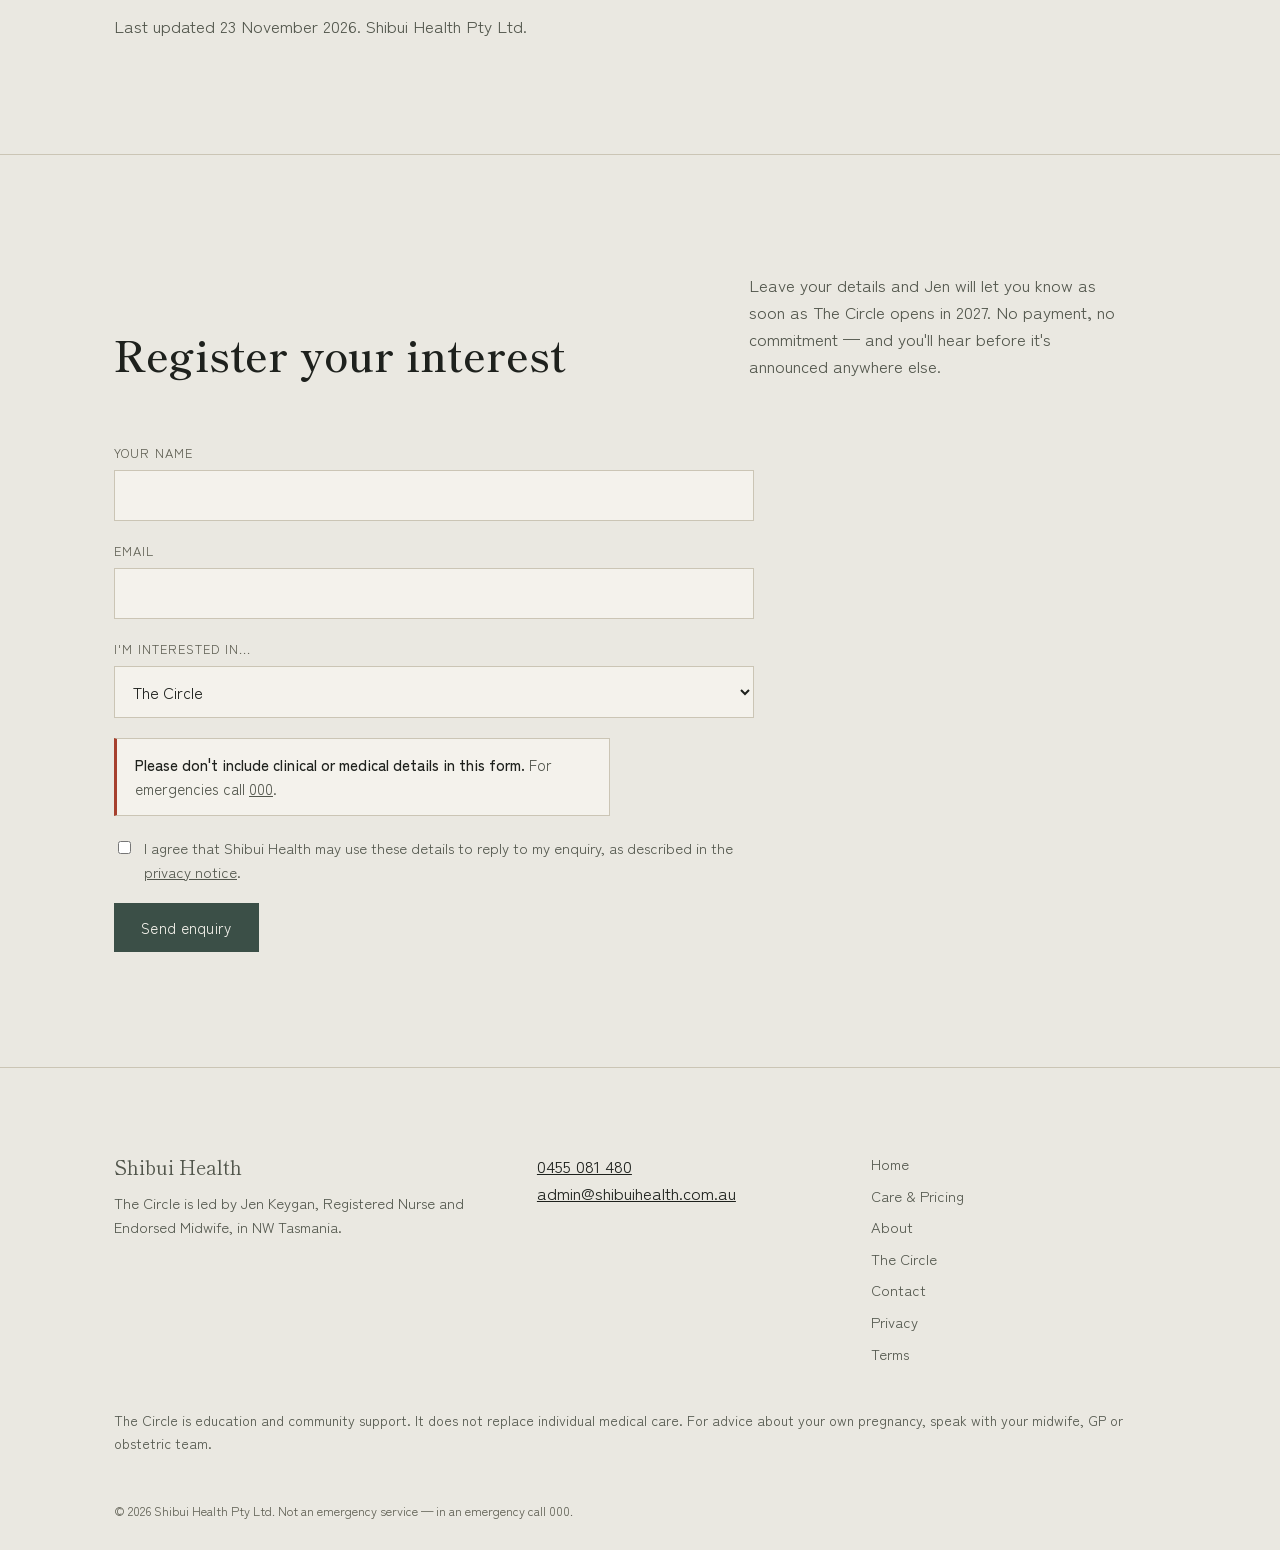
<file: circle.html>
<!doctype html>
<html lang="en-AU">
<head>
<meta charset="UTF-8">
<meta name="viewport" content="width=device-width, initial-scale=1, viewport-fit=cover">
<title>The Circle — Shibui Health</title>
<meta name="description" content="The Circle is a membership with monthly education sessions, an Ask Jen call and a local community, led by midwife Jen Keygan. Opening in 2027 — register your interest.">
<meta property="og:title" content="The Circle — Shibui Health">
<meta property="og:description" content="Monthly education, an Ask Jen call and a local community, led by midwife Jen Keygan. Opening in 2027 — register your interest.">
<meta property="og:type" content="website">
<meta property="og:url" content="https://shibuihealth.com.au/circle.html">
<meta property="og:image" content="https://shibuihealth.com.au/images/share-card.jpg">
<meta property="og:image:width" content="1200">
<meta property="og:image:height" content="630">
<meta property="og:site_name" content="Shibui Health">
<meta name="twitter:card" content="summary_large_image">
<meta name="twitter:image" content="https://shibuihealth.com.au/images/share-card.jpg">
<meta property="og:locale" content="en_AU">
<link rel="preconnect" href="https://fonts.googleapis.com">
<link rel="preconnect" href="https://fonts.gstatic.com" crossorigin>
<link href="https://fonts.googleapis.com/css2?family=Shippori+Mincho:wght@400;500;600;800&family=Zen+Kaku+Gothic+New:wght@300;400;500;700&display=swap" rel="stylesheet">
<link rel="canonical" href="https://shibuihealth.com.au/circle.html">
<link rel="stylesheet" href="styles.css">
</head>
<body>

<a class="skip-link" href="#main">Skip to content</a>
<header class="site-header" id="siteHeader">
  <div class="header-inner">
    <a href="index.html" class="wordmark"><span class="seal-mark" aria-hidden="true"></span>Shibui Health</a>
    <nav class="site-nav" id="siteNav" aria-label="Primary">
      <a href="index.html">Home</a>
      <a href="services.html">Care &amp; Pricing</a>
      <a href="about.html">About</a>
      <a href="circle.html" aria-current="page">The Circle</a>
      <a href="contact.html">Contact</a>
      <a href="https://www.halaxy.com/profile/shibui-health/location/1097131" class="nav-book" target="_blank" rel="noopener">Book online consult</a>
    </nav>
    <button class="nav-toggle" id="navToggle" aria-expanded="false" aria-controls="siteNav">Menu</button>
  </div>
</header>

<main id="main">

  <!-- 1. HERO -->
  <section class="hero circle-hero">
    <div class="container">
      <div class="hero-grid">
        <div>
          <p class="eyebrow reveal">Reborn · The Circle</p>
          <h1 class="reveal">Time to ask your questions, with a midwife who knows your name.</h1>
          <p class="lede circle-lede reveal">Monthly education, an Ask Jen call and a local community, led by Jen.</p>
          <div class="hero-actions reveal">
            <!-- ON HOLD until launch. At launch, restore the live Stripe join link here:
                 <a href="https://buy.stripe.com/00w00caWp1wi9nIaXV4Ni00?utm_source=shibuihealth_site&amp;utm_medium=web&amp;utm_campaign=circle_join" data-base="https://buy.stripe.com/00w00caWp1wi9nIaXV4Ni00" class="btn btn-solid js-join" target="_blank" rel="noopener">Join The Circle</a> -->
            <a href="#enquiry" class="btn btn-solid">Register your interest</a>
            <a href="#included" class="btn btn-quiet">See what's included</a>
          </div>
          <p class="circle-price reveal"><strong>Opening in 2027.</strong> Memberships aren't open yet — register your interest and Jen will let you know first.</p>
          <p class="circle-price reveal">Planned pricing: $59 a month, cancel anytime, or $590 for 12 months with two months free.</p>
          <p class="circle-price reveal">The Circle is one of the à la carte services within <a href="services.html#reborn" style="color:inherit;border-bottom:1px solid var(--seal);text-decoration:none;">Reborn, our midwifery-led antenatal and postnatal care</a>.</p>
        </div>
        <aside class="hero-aside reveal">
          <figure class="portrait">
            <img src="images/jenna-keygan.jpg" alt="Jen Keygan, Endorsed Midwife" width="480" height="600">
          </figure>
          <p><strong>Led by Jen Keygan</strong><br>Registered Nurse and Endorsed Midwife, Shibui Health.</p>
        </aside>
      </div>
    </div>
  </section>

  <!-- 2. WHY WOMEN JOIN -->
  <section>
    <div class="container">
      <div class="section-head reveal">
        <h2>Why women join</h2>
        <p class="lede">Warm, plain-spoken education and community support for pregnancy and early parenthood.</p>
      </div>
      <div class="circle-points reveal">
        <div class="circle-point">
          <span class="index">01</span>
          <h3>Real answers</h3>
          <p>Clear, plain-language education about your body, your options and what to expect, so the decisions are yours.</p>
        </div>
        <div class="circle-point">
          <span class="index">02</span>
          <h3>A midwife in your corner</h3>
          <p>Jen leads every session and the monthly Ask Jen call, so your questions go to someone who is there to listen.</p>
        </div>
        <div class="circle-point">
          <span class="index">03</span>
          <h3>A community that gets it</h3>
          <p>A private, moderated space with women at the same stage as you, backed by a local community in NW Tasmania.</p>
        </div>
        <div class="circle-point">
          <span class="index">04</span>
          <h3>Confidence working with your care team</h3>
          <p>Walk into appointments knowing what to ask and how to ask it, whoever is caring for you.</p>
        </div>
      </div>
    </div>
  </section>

  <!-- 3. MEET JEN (from the About page) -->
  <section class="on-panel" id="meet-jen">
    <div class="container">
      <div class="section-head reveal">
        <h2>Meet Jen</h2>
      </div>
      <div class="prose reveal">
        <p>Jen Keygan is a Registered Nurse and Endorsed Midwife with experience in neonatal care, so her focus doesn't stop at birth. It carries through to your baby's first weeks.</p>
        <p>An experienced workforce leader and a committed patient advocate, she leads Reborn, Shibui Health's midwifery-led antenatal and postnatal care. <a href="about.html">More about Jen</a>.</p>
      </div>
    </div>
  </section>

  <!-- 4. WHAT'S INCLUDED -->
  <section id="included">
    <div class="container">
      <div class="section-head reveal">
        <h2>What's included</h2>
        <p class="lede">One membership, for anyone planning, expecting or recently postpartum. No joining fee and no lock-in. Here's what it will include when it opens in 2027.</p>
      </div>
      <div class="plan reveal">
        <div class="plan-head">
          <h3>The Circle</h3>
          <p class="plan-price">$59<span> / month</span></p>
          <p class="plan-sub">Cancel anytime from your billing area</p>
          <p class="plan-alt">Or <strong>$590 for 12 months</strong>, paid upfront — the price of ten months, so two are free. Afterpay and Zip are available on the 12-month option.</p>
        </div>
        <ul class="plan-list">
          <li>Monthly live education session, recorded for members who miss it</li>
          <li>Monthly small-group &ldquo;Ask Jen&rdquo; call, capped at 8&ndash;10 members so it stays personal</li>
          <li>Private, moderated community, led by Jen</li>
          <li>Priority booking for Jen's antenatal and postnatal care packages</li>
          <li>Early access to workshops</li>
        </ul>
      </div>
    </div>
  </section>

  <!-- 5. CIRCLE VILLAGE -->
  <section class="on-panel" id="village">
    <div class="container">
      <div class="section-head reveal">
        <h2>Circle Village</h2>
        <p class="lede">Add Village for $29 more a month. It's available for the first 12 months postpartum, and you can add it when you're ready.</p>
      </div>
      <div class="plan reveal">
        <div class="plan-head">
          <h3>Village add-on</h3>
          <p class="plan-price">+$29<span> / month</span></p>
          <p class="plan-sub">On top of your Circle membership</p>
          <p class="plan-alt">Paying upfront? <strong>Circle and Village together are $880 for 12 months</strong> — the price of ten months, so two are free. Afterpay and Zip are available on the 12-month option.</p>
        </div>
        <ul class="plan-list">
          <li>Monthly in-person mothers' group in NW Tasmania</li>
          <li>Quarterly 1:1 feeding and wellbeing check-in with Jen</li>
          <li>Discounted infant workshops as they launch</li>
        </ul>
      </div>
    </div>
  </section>

  <!-- 6. WHAT YOU'LL LEARN -->
  <section id="sessions">
    <div class="container">
      <div class="section-head reveal">
        <h2>What you'll learn</h2>
        <p class="lede">An eight-month rotation of monthly live education sessions. Next session date coming soon.</p>
      </div>
      <ol class="session-list reveal">
        <li><span class="n">01</span><span>Your body and hormones through pregnancy</span></li>
        <li><span class="n">02</span><span>Writing a birth plan that gets used <small>and informed decision-making</small></span></li>
        <li><span class="n">03</span><span>Physiological birth and comfort measures</span></li>
        <li><span class="n">04</span><span>Water immersion <small>what it is, how hospital policy works, how to ask</small></span></li>
        <li><span class="n">05</span><span>The partner's role in birth support</span></li>
        <li><span class="n">06</span><span>The first six weeks <small>newborn care and recovery</small></span></li>
        <li><span class="n">07</span><span>Feeding fundamentals</span></li>
        <li><span class="n">08</span><span>Postpartum wellbeing and identity <small>with a guest speaker</small></span></li>
      </ol>
    </div>
  </section>

  <!-- 7. HOW IT WORKS -->
  <section class="on-panel" id="how-it-works">
    <div class="container">
      <div class="section-head reveal">
        <h2>How it works</h2>
      </div>
      <div class="fact-list reveal">
        <div class="fact-row">
          <span class="k">1. Join</span>
          <span class="v">When memberships open in 2027, choose The Circle at $59 a month, or pay for 12 months upfront and get two months free. Add Village if and when you want it.</span>
        </div>
        <div class="fact-row">
          <span class="k">2. Get access</span>
          <span class="v">We'll email you an invitation to the private members' space, where the sessions, recordings and group conversation all live.</span>
        </div>
        <div class="fact-row">
          <span class="k">3. Attend</span>
          <span class="v">Come to the monthly education session and the Ask Jen call, and join the conversation whenever suits you. Sessions are recorded for members who can't make it.</span>
        </div>
        <div class="fact-row">
          <span class="k">4. Book with priority</span>
          <span class="v">Members get priority booking for Jen's antenatal and postnatal care packages.</span>
        </div>
      </div>
    </div>
  </section>

  <!-- 8. MEMBER HUB -->
  <section id="join">
    <div class="container">
      <div class="section-head reveal">
        <h2 id="member-hub">Opening in 2027</h2>
        <p class="lede">The Circle isn't open yet. Register your interest and Jen will let you know as soon as memberships open, before anyone else.</p>
      </div>
      <div class="hub-buttons reveal">
        <a href="#enquiry" class="hub-btn hub-btn-primary">
          <span class="t">Register your interest</span>
          <span class="d">No payment, no commitment. We'll be in touch when doors open.</span>
        </a>
        <a href="mailto:admin@shibuihealth.com.au?subject=The%20Circle%20%E2%80%94%20question" class="hub-btn">
          <span class="t">Ask a question</span>
          <span class="d">Email us, or call us on 0455 081 480.</span>
        </a>
      </div>
      <!-- ============================================================
           MEMBER HUB — ON HOLD until The Circle launches in 2027.
           All four Stripe payment links below are also deactivated in
           Stripe. At launch: reactivate the links in Stripe, then
           uncomment this block and remove the two placeholder buttons
           above, and restore the Member Hub heading and lede.
           ============================================================
      <div class="hub-buttons reveal">
        <a href="https://buy.stripe.com/00w00caWp1wi9nIaXV4Ni00?utm_source=shibuihealth_site&amp;utm_medium=web&amp;utm_campaign=circle_join" data-base="https://buy.stripe.com/00w00caWp1wi9nIaXV4Ni00" class="hub-btn hub-btn-primary js-join" target="_blank" rel="noopener">
          <span class="t">Join The Circle</span>
          <span class="d">Start your membership at $59 a month.</span>
        </a>
        <a href="https://buy.stripe.com/8x24gsggJej4fM6aXV4Ni04?utm_source=shibuihealth_site&amp;utm_medium=web&amp;utm_campaign=circle_join_annual" class="hub-btn" target="_blank" rel="noopener">
          <span class="t">Join for 12 months</span>
          <span class="d">$590 upfront, two months free. Pay by card, Afterpay or Zip.</span>
        </a>
        <a href="https://buy.stripe.com/fZu28kggJ0se0Rcc1Z4Ni01" class="hub-btn" target="_blank" rel="noopener">
          <span class="t">Join with Village</span>
          <span class="d">Add Village for $29 more a month.</span>
        </a>
        <a href="https://buy.stripe.com/00w00c8Oh7UGczU1nl4Ni05?utm_source=shibuihealth_site&amp;utm_medium=web&amp;utm_campaign=circle_village_annual" class="hub-btn" target="_blank" rel="noopener">
          <span class="t">Join with Village for 12 months</span>
          <span class="d">$880 upfront, two months free. Pay by card, Afterpay or Zip.</span>
        </a>
        <a href="mailto:admin@shibuihealth.com.au?subject=The%20Circle%20%E2%80%94%20members%27%20space%20access" class="hub-btn">
          <span class="t">Members' space</span>
          <span class="d">Your invitation arrives by email. Lost it? Ask us for a new one.</span>
        </a>
        <a href="https://billing.stripe.com/p/login/00w00caWp1wi9nIaXV4Ni00" class="hub-btn" target="_blank" rel="noopener">
          <span class="t">Manage billing</span>
          <span class="d">Update your card, cancel or find your receipts.</span>
        </a>
      </div>
      <p class="hub-note reveal">Monthly education sessions and recordings are held in a private members' area, and we'll send you the link when you join. Billing is handled securely by Stripe — we don't store your card details on this website. See our <a href="privacy.html">privacy notice</a>.</p>
      ============================================================ -->
      <p class="notice reveal">The Circle is education and community support. It does not replace individual medical care. For advice about your own pregnancy, speak with your midwife, GP or obstetric team.</p>
      <p class="hub-note reveal">Questions? Call us on <a href="tel:+61455081480">0455 081 480</a>.</p>
    </div>
  </section>

  <!-- 9. FAQ -->
  <section class="on-panel" id="faq">
    <div class="container">
      <div class="section-head reveal">
        <h2>Questions, answered</h2>
        <p class="lede">The short version of how The Circle works.</p>
      </div>
      <div class="faq reveal">
        <details>
          <summary>When does The Circle open?</summary>
          <p>In 2027. Jen is still building it, and she'd rather open it properly than early. Register your interest below and you'll hear as soon as there's a date — everything on this page is what it will include when it opens.</p>
        </details>
        <details>
          <summary>Do I need to be pregnant to join?</summary>
          <p>No. Members include women planning a pregnancy, pregnant women and new mothers.</p>
        </details>
        <details>
          <summary>Can I cancel anytime?</summary>
          <p>Yes, on the monthly membership. Cancel from your billing area, with no lock-in. The 12-month membership is paid upfront and covers a set twelve months.</p>
        </details>
        <details>
          <summary>Can I pay for a year upfront?</summary>
          <p>Yes. The Circle is $590 for 12 months, and The Circle with Village is $880 — each the price of ten months, so two are free. You can pay by card, Afterpay or Zip. Both are a single payment rather than a subscription, so nothing renews automatically — Jen will be in touch before your twelve months are up to ask whether you'd like to continue. See the <a href="#annual-terms">12-month membership terms</a> for how cancellations and refunds work.</p>
        </details>
        <details>
          <summary>Are sessions recorded?</summary>
          <p>The monthly education session is recorded for members. The Ask Jen call and mothers' group are not.</p>
        </details>
        <details>
          <summary>Is this medical advice?</summary>
          <p>No. The Circle is education and community support. See the note above.</p>
        </details>
        <details>
          <summary>How do I book one-to-one care with Jen?</summary>
          <p>Members get priority booking for Jen's antenatal and postnatal care packages. Send an enquiry and mention that you're a Circle member.</p>
        </details>
        <details>
          <summary>When does Village start?</summary>
          <p>It's available for the first 12 months postpartum, and you can add it when you're ready.</p>
        </details>
      </div>
    </div>
  </section>

  <!-- 9b. 12-MONTH MEMBERSHIP TERMS -->
  <section id="annual-terms">
    <div class="container">
      <div class="section-head reveal">
        <h2>12-month membership &mdash; cancellation &amp; refunds</h2>
        <p class="lede">What happens if your plans change, or ours do. These terms apply to the 12-month memberships only, from the day they go on sale in 2027; the monthly membership can be cancelled anytime from your billing area.</p>
      </div>
      <div class="prose reveal">
        <p><strong>Changing your mind in the first 7 days.</strong> If you cancel within 7 days of joining, you'll receive a full refund, whether or not you've attended a session.</p>

        <p><strong>Cancelling after that.</strong> The 12-month membership is priced at ten months' fees, so the two free months are a benefit of completing the full term. If you cancel partway through, we'll refund what you've paid, less the standard monthly rate for each complete month you've had access.</p>

        <p>For example: The Circle at $590, cancelled four months in &mdash; four months at $59 is $236, so your refund is $354. The Circle with Village at $880, cancelled four months in &mdash; four months at $88 is $352, so your refund is $528. If the value you've used is more than you paid, no refund is due, but you'll never be asked for more.</p>

        <p><strong>If we can't deliver.</strong> If The Circle stops running, or we can't provide what you've paid for, you'll receive a full refund of the remaining portion with no monthly-rate deduction.</p>

        <p><strong>Village eligibility.</strong> Village is designed for the first 12 months postpartum. If you pass that point during your membership, your access continues to the end of the twelve months you've paid for.</p>

        <p><strong>No automatic renewal.</strong> The 12-month membership is a single payment, not a subscription. Nothing renews and nothing is charged again. Jen will contact you before your term ends to ask whether you'd like to continue.</p>

        <p><strong>Paying by instalments.</strong> If you pay using Afterpay, Zip or another buy-now-pay-later option, your payment agreement is with that provider, not with Shibui Health. Any refund is processed back through them and your remaining instalments are adjusted accordingly. You remain responsible for instalments until the refund is processed.</p>

        <p><strong>Your rights.</strong> Nothing in this policy limits your rights under the Australian Consumer Law.</p>

        <p><strong>How to cancel.</strong> Email <a href="mailto:admin@shibuihealth.com.au">admin@shibuihealth.com.au</a>. The date we receive your message is the date used above, and refunds are processed within 10 business days.</p>

        <p class="faq-more">Last updated 23 November 2026. Shibui Health Pty Ltd.</p>
      </div>
    </div>
  </section>

  <!-- 10. ENQUIRE -->
  <section id="enquiry">
    <div class="container">
      <div class="section-head reveal">
        <h2>Register your interest</h2>
        <p class="lede">Leave your details and Jen will let you know as soon as The Circle opens in 2027. No payment, no commitment — and you'll hear before it's announced anywhere else.</p>
      </div>
      <noscript>
        <p class="notice">This form needs JavaScript. Please call <a href="tel:+61455081480">0455 081 480</a> or email <a href="mailto:admin@shibuihealth.com.au">admin@shibuihealth.com.au</a> instead.</p>
      </noscript>
      <!-- Submits to HubSpot from forms.js. The design stays here; the CRM and the notification email are configured in HubSpot. -->
      <form class="form reveal" name="circle-enquiry" method="POST">
        <p class="hp" aria-hidden="true"><label>Leave this empty <input name="bot-field" tabindex="-1" autocomplete="off"></label></p>
        <label>Your name
          <input type="text" name="name" autocomplete="name" required>
        </label>
        <label>Email
          <input type="email" name="email" autocomplete="email" required>
        </label>
        <label>I'm interested in...
          <select name="interest" required>
            <option value="circle">The Circle</option>
            <option value="antenatal-postnatal">Antenatal and postnatal care</option>
            <option value="something-else">Something else</option>
          </select>
        </label>
        <p class="notice"><strong>Please don't include clinical or medical details in this form.</strong> For emergencies call <a href="tel:000">000</a>.</p>
        <label class="check">
          <input type="checkbox" name="consent" required>
          <span>I agree that Shibui Health may use these details to reply to my enquiry, as described in the <a href="privacy.html">privacy notice</a>.</span>
        </label>
        <div><button type="submit" class="btn btn-solid">Send enquiry</button></div>
      </form>
    </div>
  </section>

</main>

<!-- 11. FOOTER + DISCLAIMER -->
<footer class="site-footer">
  <div class="footer-inner">
    <div class="footer-brand">
      <p class="wordmark-small">Shibui Health</p>
      <p>The Circle is led by Jen Keygan, Registered Nurse and Endorsed Midwife, in NW Tasmania.</p>
    </div>
    <div class="footer-contact">
      <a href="tel:+61455081480">0455 081 480</a>
      <a href="mailto:admin@shibuihealth.com.au">admin@shibuihealth.com.au</a>
    </div>
    <div class="footer-links">
      <a href="index.html">Home</a>
      <a href="services.html">Care &amp; Pricing</a>
      <a href="about.html">About</a>
      <a href="circle.html">The Circle</a>
      <a href="contact.html">Contact</a>
      <a href="privacy.html">Privacy</a>
      <a href="terms.html">Terms</a>
    </div>
  </div>
  <p class="footer-disclaimer">The Circle is education and community support. It does not replace individual medical care. For advice about your own pregnancy, speak with your midwife, GP or obstetric team.</p>
  <p class="footer-legal">© <span id="year"></span> Shibui Health Pty Ltd. Not an emergency service — in an emergency call 000.</p>
</footer>

<script src="script.js"></script>
<script src="forms.js"></script>
<script>
// Carry any utm_* tags from the visit (e.g. an Instagram post link) onto the Join buttons.
(function () {
  try {
    var incoming = new URLSearchParams(window.location.search);
    var tags = { utm_source: 'shibuihealth_site', utm_medium: 'web', utm_campaign: 'circle_join' };
    incoming.forEach(function (v, k) { if (k.indexOf('utm_') === 0) tags[k] = v; });
    var qs = Object.keys(tags).map(function (k) { return encodeURIComponent(k) + '=' + encodeURIComponent(tags[k]); }).join('&');
    document.querySelectorAll('.js-join').forEach(function (a) {
      var base = a.getAttribute('data-base');
      if (base) a.href = base + (base.indexOf('?') > -1 ? '&' : '?') + qs;
    });
  } catch (e) { /* the default UTM tags in the href still apply */ }
})();
</script>
</body>
</html>
</file>
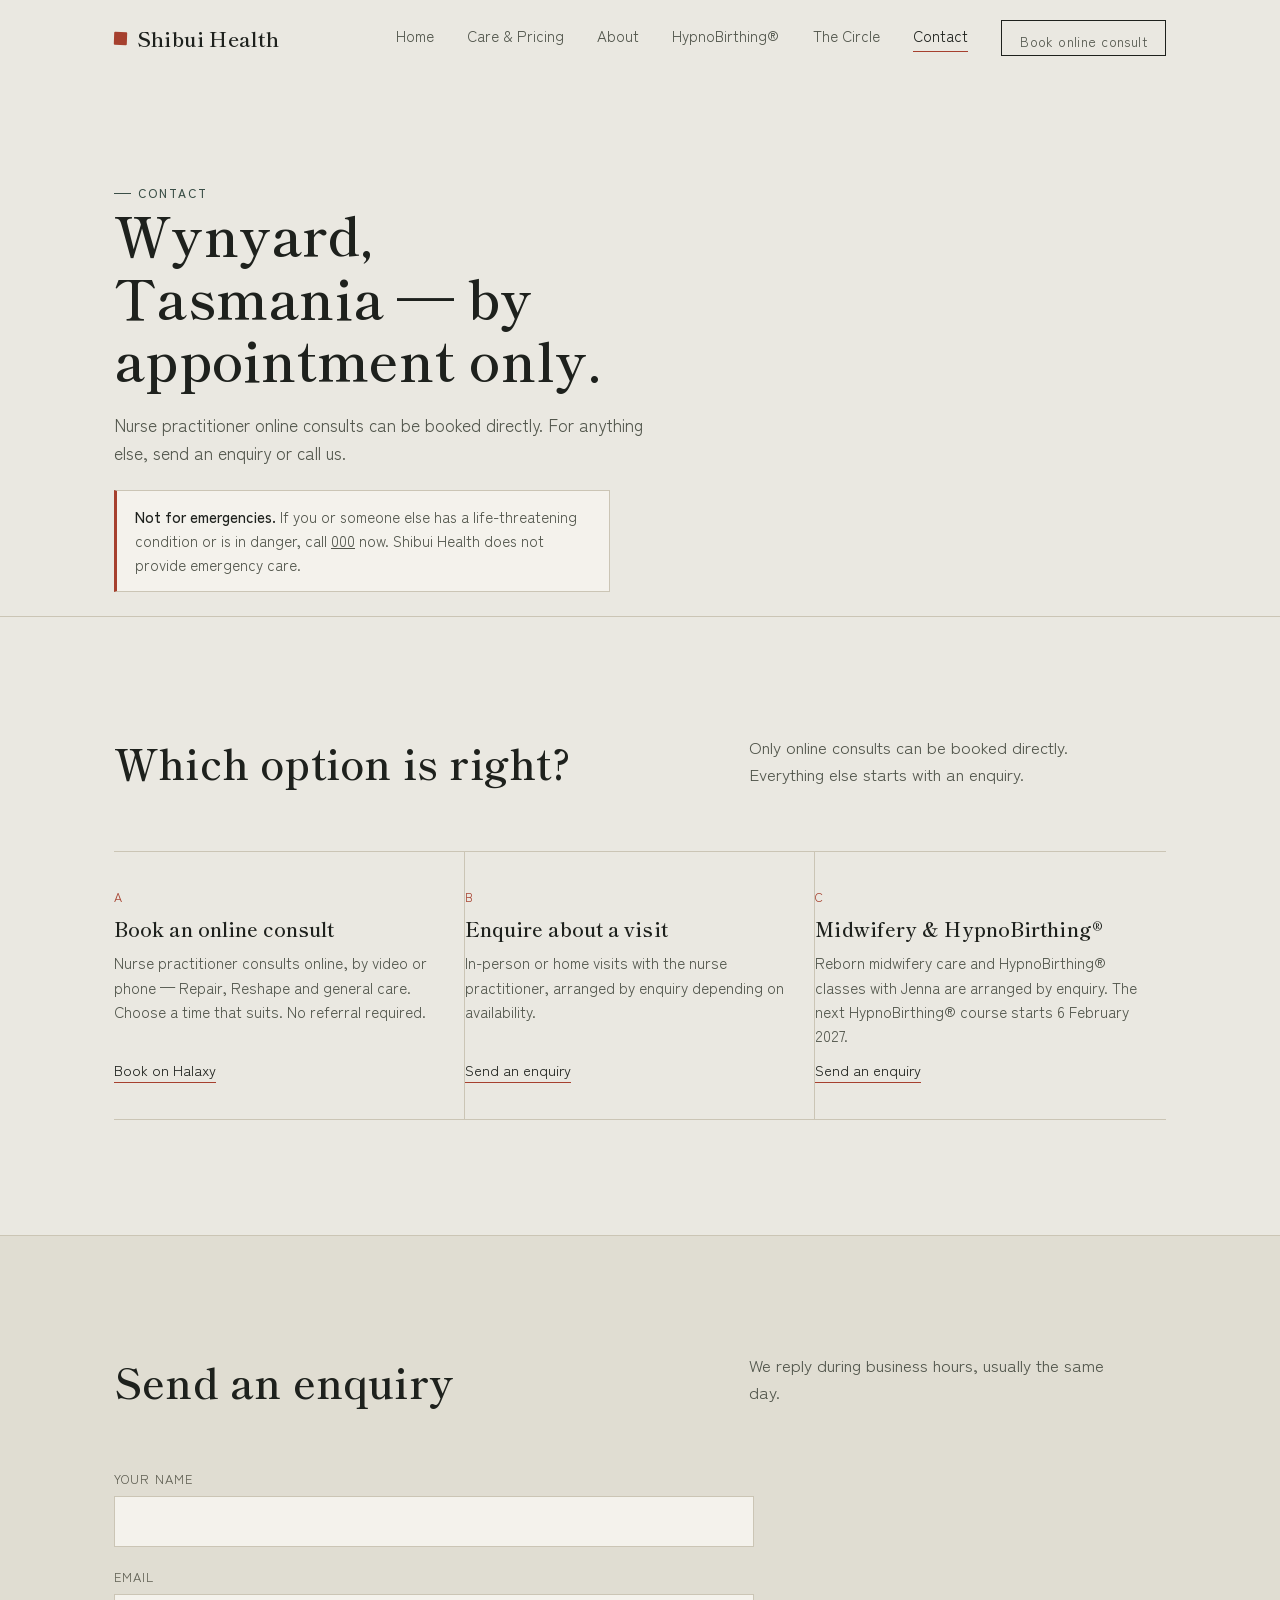
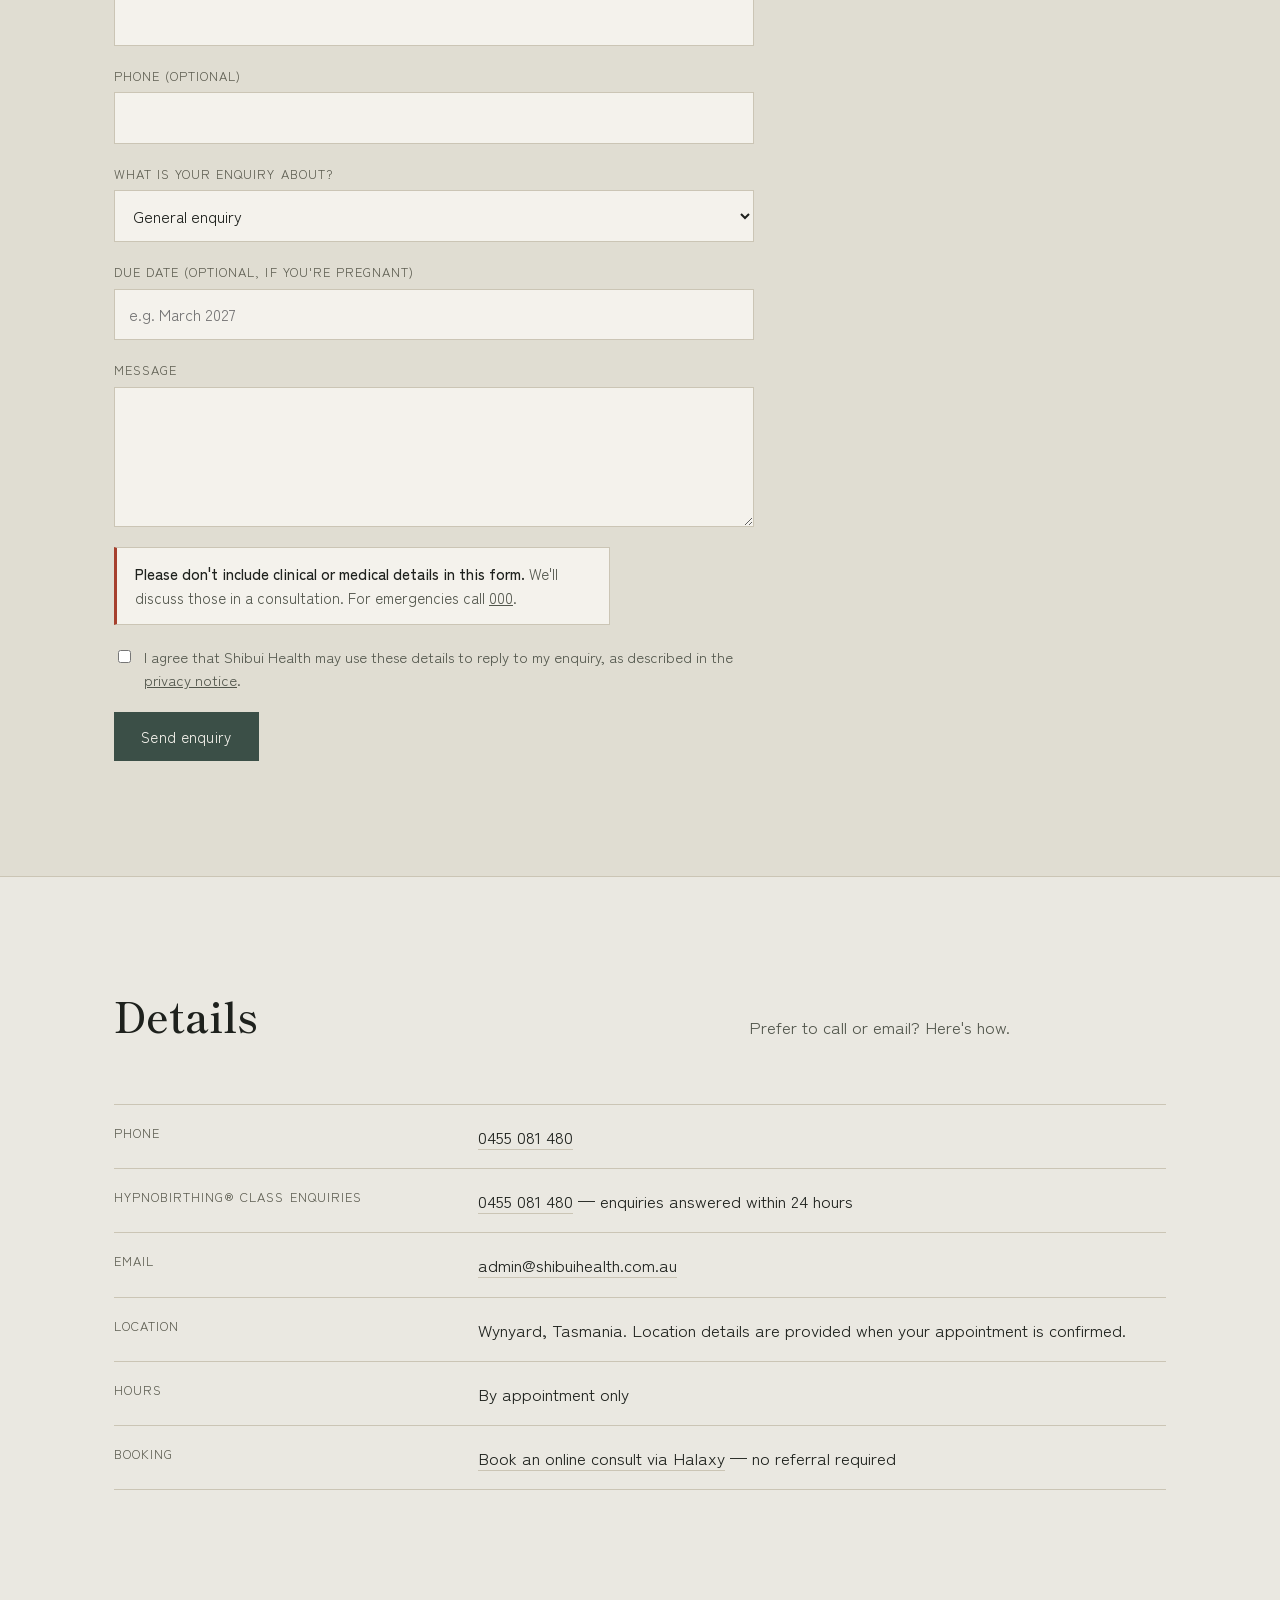
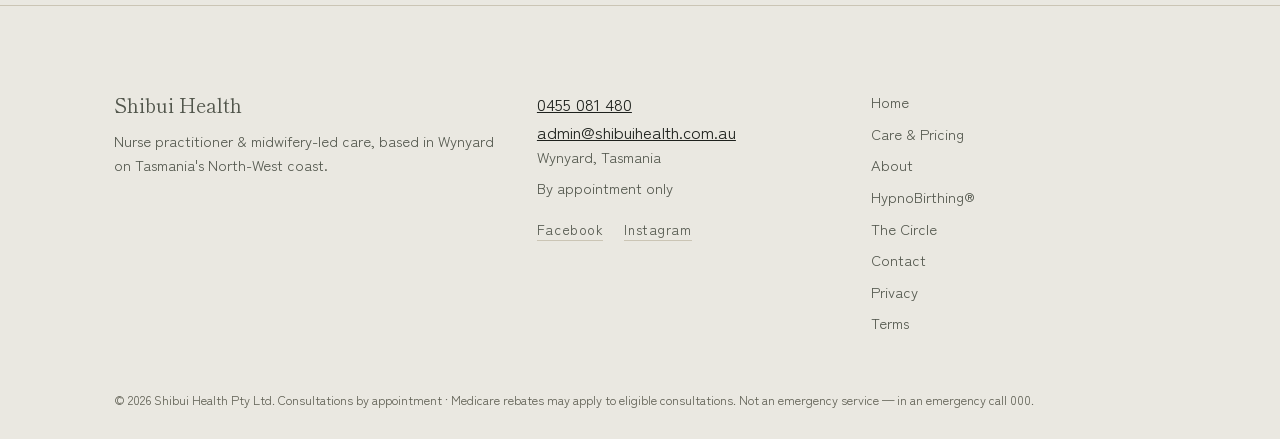
<file: contact.html>
<!doctype html>
<html lang="en-AU">
<head>
<meta charset="UTF-8">
<meta name="viewport" content="width=device-width, initial-scale=1, viewport-fit=cover">
<title>Contact — Shibui Health</title>
<meta name="description" content="Contact Shibui Health in Wynyard, Tasmania — book a nurse practitioner online consult, or send an enquiry about in-person visits, midwifery care or HypnoBirthing® classes.">
<meta property="og:title" content="Contact — Shibui Health">
<meta property="og:description" content="Contact Shibui Health in Wynyard, Tasmania — book a nurse practitioner online consult, or send an enquiry about in-person visits, midwifery care or HypnoBirthing® classes.">
<meta property="og:type" content="website">
<meta property="og:url" content="https://shibuihealth.com.au/contact.html">
<meta property="og:image" content="https://shibuihealth.com.au/images/share-card.jpg">
<meta property="og:image:width" content="1200">
<meta property="og:image:height" content="630">
<meta property="og:site_name" content="Shibui Health">
<meta name="twitter:card" content="summary_large_image">
<meta name="twitter:image" content="https://shibuihealth.com.au/images/share-card.jpg">
<meta property="og:locale" content="en_AU">
<link rel="preconnect" href="https://fonts.googleapis.com">
<link rel="preconnect" href="https://fonts.gstatic.com" crossorigin>
<link href="https://fonts.googleapis.com/css2?family=Shippori+Mincho:wght@400;500;600;800&family=Zen+Kaku+Gothic+New:wght@300;400;500;700&display=swap" rel="stylesheet">
<link rel="canonical" href="https://shibuihealth.com.au/contact.html">
<link rel="stylesheet" href="styles.css">
</head>
<body>

<a class="skip-link" href="#main">Skip to content</a>
<header class="site-header" id="siteHeader">
  <div class="header-inner">
    <a href="index.html" class="wordmark"><span class="seal-mark" aria-hidden="true"></span>Shibui Health</a>
    <nav class="site-nav" id="siteNav" aria-label="Primary">
      <a href="index.html">Home</a>
      <a href="services.html">Care &amp; Pricing</a>
      <a href="about.html">About</a>
      <a href="hypnobirthing.html">HypnoBirthing®</a>
      <a href="circle.html">The Circle</a>
      <a href="contact.html" aria-current="page">Contact</a>
      <a href="https://www.halaxy.com/profile/shibui-health/location/1097131" class="nav-book" target="_blank" rel="noopener">Book online consult</a>
    </nav>
    <button class="nav-toggle" id="navToggle" aria-expanded="false" aria-controls="siteNav">Menu</button>
  </div>
</header>

<main id="main">

  <section class="page-intro">
    <div class="container">
      <p class="eyebrow reveal">Contact</p>
      <h1 class="reveal">Wynyard, Tasmania — by appointment only.</h1>
      <p class="lede reveal">Nurse practitioner online consults can be booked directly. For anything else, send an enquiry or call us.</p>
      <p class="notice reveal"><strong>Not for emergencies.</strong> If you or someone else has a life-threatening condition or is in danger, call <a href="tel:000">000</a> now. Shibui Health does not provide emergency care.</p>
    </div>
  </section>

  <section>
    <div class="container">
      <div class="section-head reveal">
        <h2>Which option is right?</h2>
        <p class="lede">Only online consults can be booked directly. Everything else starts with an enquiry.</p>
      </div>
      <div class="steps reveal">
        <div class="step">
          <span class="index">A</span>
          <h3>Book an online consult</h3>
          <p>Nurse practitioner consults online, by video or phone — Repair, Reshape and general care. Choose a time that suits. No referral required.</p>
          <a href="https://www.halaxy.com/profile/shibui-health/location/1097131" class="link" target="_blank" rel="noopener">Book on Halaxy</a>
        </div>
        <div class="step">
          <span class="index">B</span>
          <h3>Enquire about a visit</h3>
          <p>In-person or home visits with the nurse practitioner, arranged by enquiry depending on availability.</p>
          <a href="?topic=inperson#enquiry" class="link">Send an enquiry</a>
        </div>
        <div class="step">
          <span class="index">C</span>
          <h3>Midwifery &amp; HypnoBirthing®</h3>
          <p>Reborn midwifery care and HypnoBirthing® classes with Jenna are arranged by enquiry. The next HypnoBirthing® course starts 6 February 2027.</p>
          <a href="?topic=midwifery#enquiry" class="link">Send an enquiry</a>
        </div>
      </div>
    </div>
  </section>

  <section class="on-panel" id="enquiry">
    <div class="container">
      <div class="section-head reveal">
        <h2>Send an enquiry</h2>
        <p class="lede">We reply during business hours, usually the same day.</p>
      </div>
      <noscript>
        <p class="notice">This form needs JavaScript. Please call <a href="tel:+61455081480">0455 081 480</a> or email <a href="mailto:admin@shibuihealth.com.au">admin@shibuihealth.com.au</a> instead.</p>
      </noscript>
      <!-- Submits to HubSpot from forms.js. The design stays here; the CRM and the notification email are configured in HubSpot. -->
      <form class="form reveal" name="enquiry" method="POST">
        <p class="hp" aria-hidden="true"><label>Leave this empty <input name="bot-field" tabindex="-1" autocomplete="off"></label></p>
        <label>Your name
          <input type="text" name="name" autocomplete="name" required>
        </label>
        <label>Email
          <input type="email" name="email" autocomplete="email" required>
        </label>
        <label>Phone (optional)
          <input type="tel" name="phone" autocomplete="tel">
        </label>
        <label>What is your enquiry about?
          <select name="topic" id="topic">
            <option value="general">General enquiry</option>
            <option value="inperson">In-person or home visit (nurse practitioner)</option>
            <option value="midwifery">Midwifery care (Reborn)</option>
            <option value="hypnobirthing">HypnoBirthing® classes</option>
          </select>
        </label>
        <label>Due date (optional, if you're pregnant)
          <input type="text" name="due_date" placeholder="e.g. March 2027">
        </label>
        <label>Message
          <textarea name="message" required></textarea>
        </label>
        <p class="notice"><strong>Please don't include clinical or medical details in this form.</strong> We'll discuss those in a consultation. For emergencies call <a href="tel:000">000</a>.</p>
        <label class="check">
          <input type="checkbox" name="consent" required>
          <span>I agree that Shibui Health may use these details to reply to my enquiry, as described in the <a href="privacy.html">privacy notice</a>.</span>
        </label>
        <div><button type="submit" class="btn btn-solid">Send enquiry</button></div>
      </form>
    </div>
  </section>

  <section>
    <div class="container">
      <div class="section-head reveal">
        <h2>Details</h2>
        <p class="lede">Prefer to call or email? Here's how.</p>
      </div>
      <div class="fact-list reveal">
        <div class="fact-row">
          <span class="k">Phone</span>
          <span class="v"><a href="tel:+61455081480">0455 081 480</a></span>
        </div>
        <div class="fact-row">
          <span class="k">HypnoBirthing® class enquiries</span>
          <span class="v"><a href="tel:+61455081480">0455 081 480</a> — enquiries answered within 24 hours</span>
        </div>
        <div class="fact-row">
          <span class="k">Email</span>
          <span class="v"><a href="mailto:admin@shibuihealth.com.au">admin@shibuihealth.com.au</a></span>
        </div>
        <div class="fact-row">
          <span class="k">Location</span>
          <span class="v">Wynyard, Tasmania. Location details are provided when your appointment is confirmed.</span>
        </div>
        <div class="fact-row">
          <span class="k">Hours</span>
          <span class="v">By appointment only</span>
        </div>
        <div class="fact-row">
          <span class="k">Booking</span>
          <span class="v"><a href="https://www.halaxy.com/profile/shibui-health/location/1097131" target="_blank" rel="noopener">Book an online consult via Halaxy</a> — no referral required</span>
        </div>
      </div>
    </div>
  </section>

</main>

<footer class="site-footer">
  <div class="footer-inner">
    <div class="footer-brand">
      <p class="wordmark-small">Shibui Health</p>
      <p>Nurse practitioner &amp; midwifery-led care, based in Wynyard on Tasmania's North-West coast.</p>
    </div>
    <div class="footer-contact">
      <a href="tel:+61455081480">0455 081 480</a>
      <a href="mailto:admin@shibuihealth.com.au">admin@shibuihealth.com.au</a>
      <p>Wynyard, Tasmania</p>
      <p>By appointment only</p>
      <a href="https://www.facebook.com/shibuihealthtas" target="_blank" rel="noopener" aria-label="Facebook">Facebook</a>
      <a href="https://www.instagram.com/shibuihealthtas/" target="_blank" rel="noopener" aria-label="Instagram">Instagram</a>
    </div>
    <div class="footer-links">
      <a href="index.html">Home</a>
      <a href="services.html">Care &amp; Pricing</a>
      <a href="about.html">About</a>
      <a href="hypnobirthing.html">HypnoBirthing®</a>
      <a href="circle.html">The Circle</a>
      <a href="contact.html">Contact</a>
      <a href="privacy.html">Privacy</a>
      <a href="terms.html">Terms</a>
    </div>
  </div>
  <p class="footer-legal">© <span id="year"></span> Shibui Health Pty Ltd. Consultations by appointment · Medicare rebates may apply to eligible consultations. Not an emergency service — in an emergency call 000.</p>
</footer>

<script src="script.js"></script>
<script src="forms.js"></script>
</body>
</html>
</file>
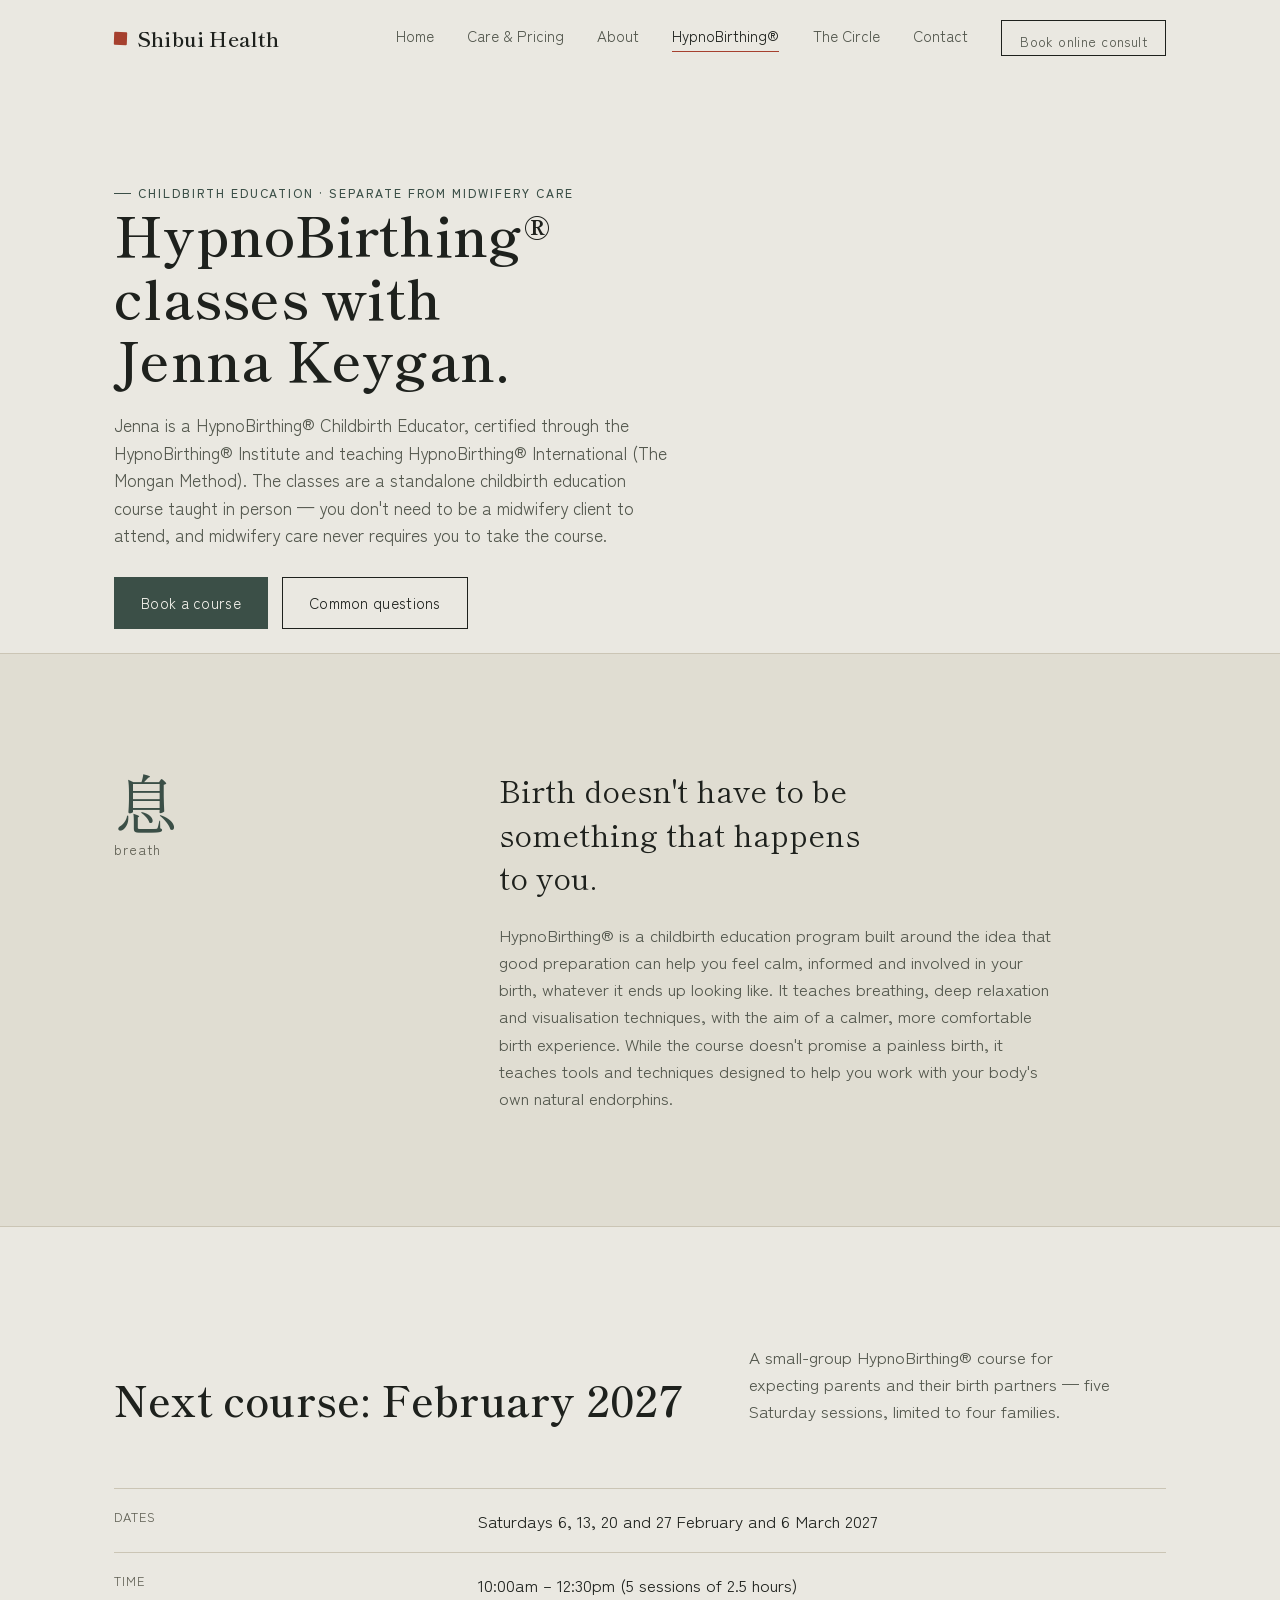
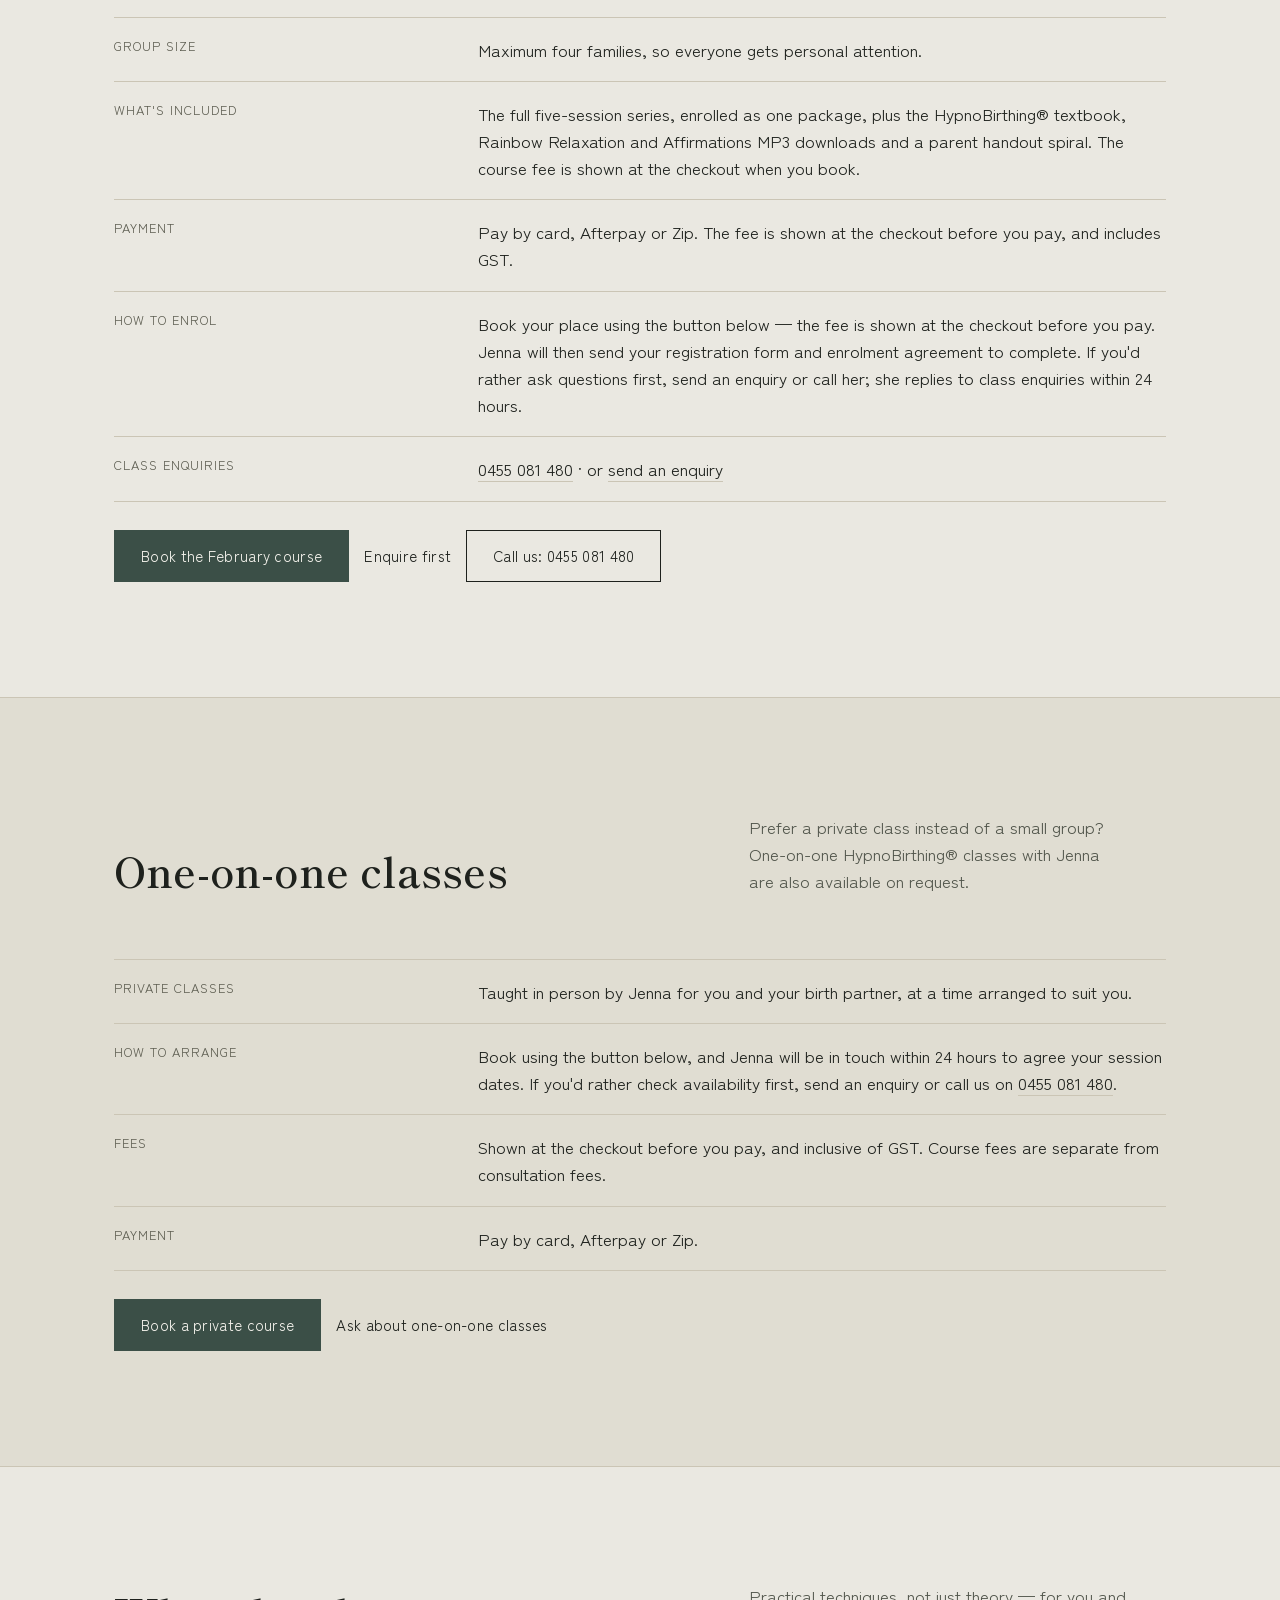
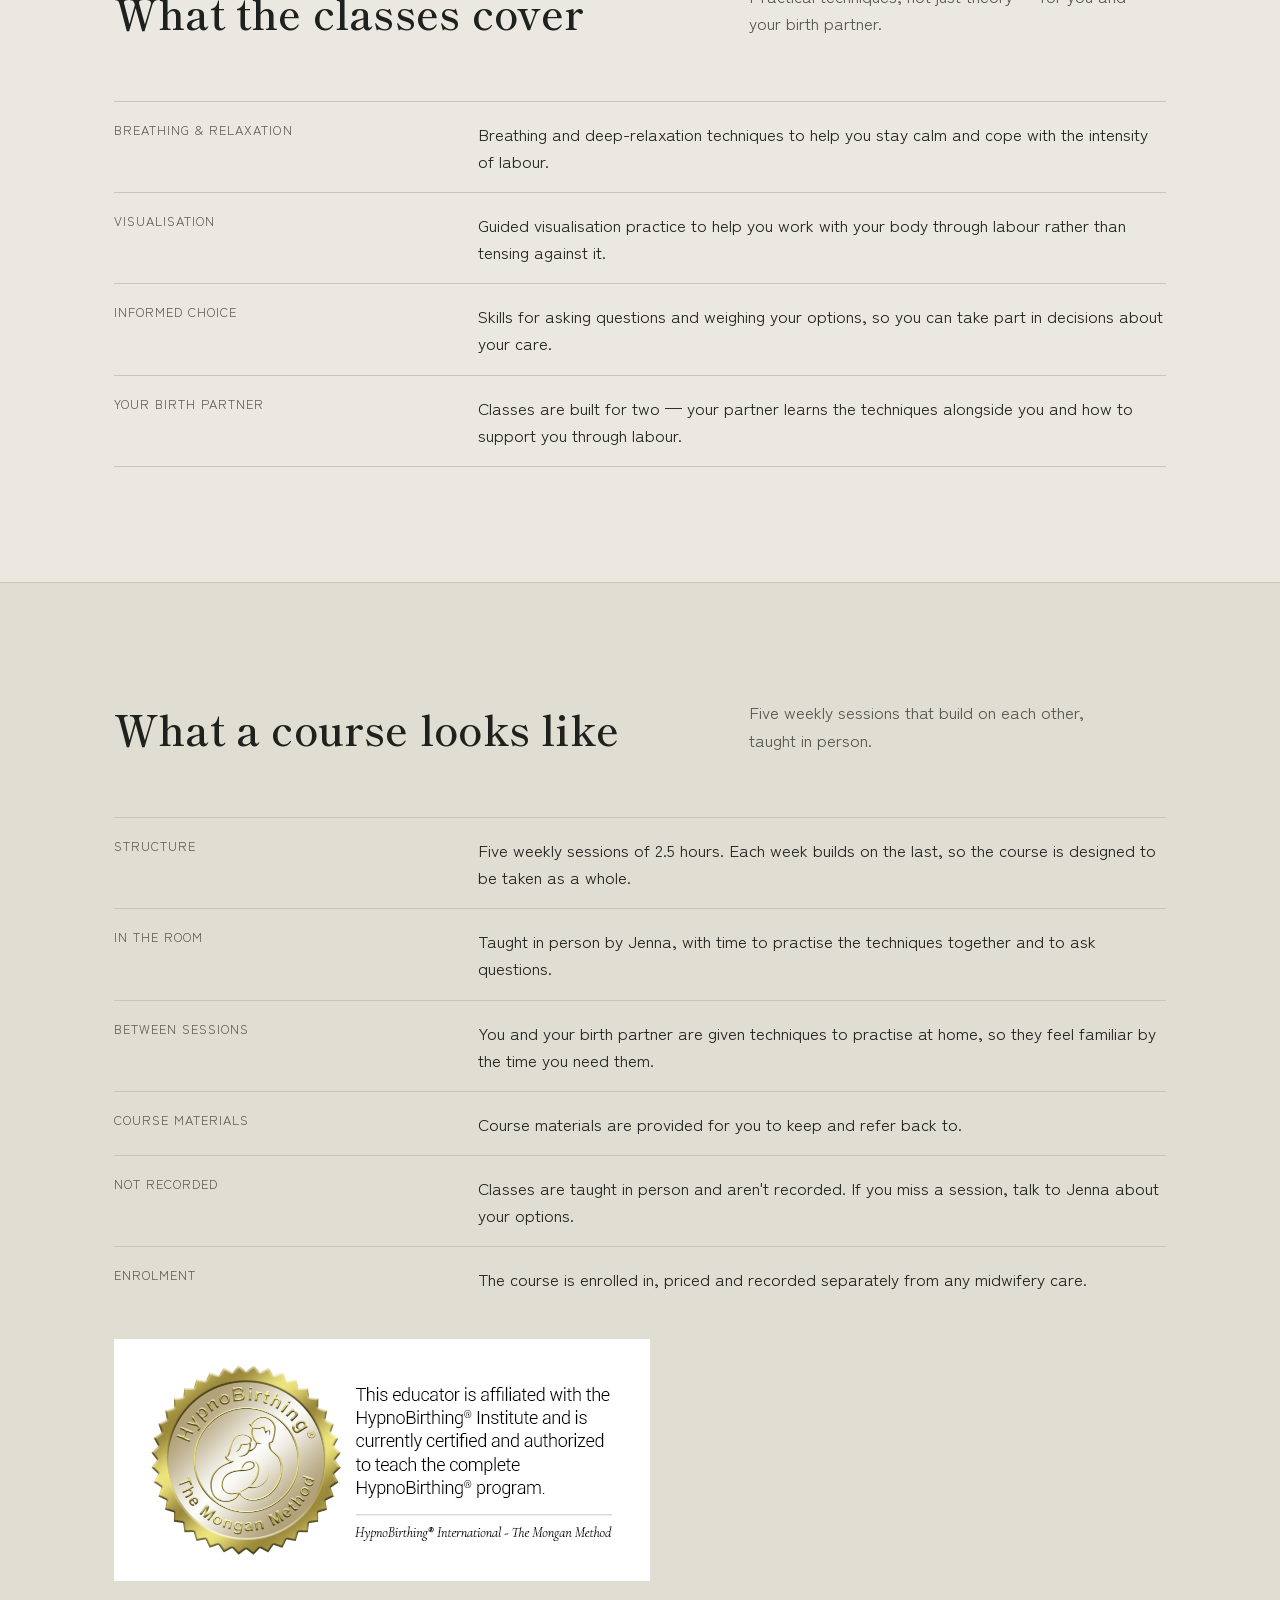
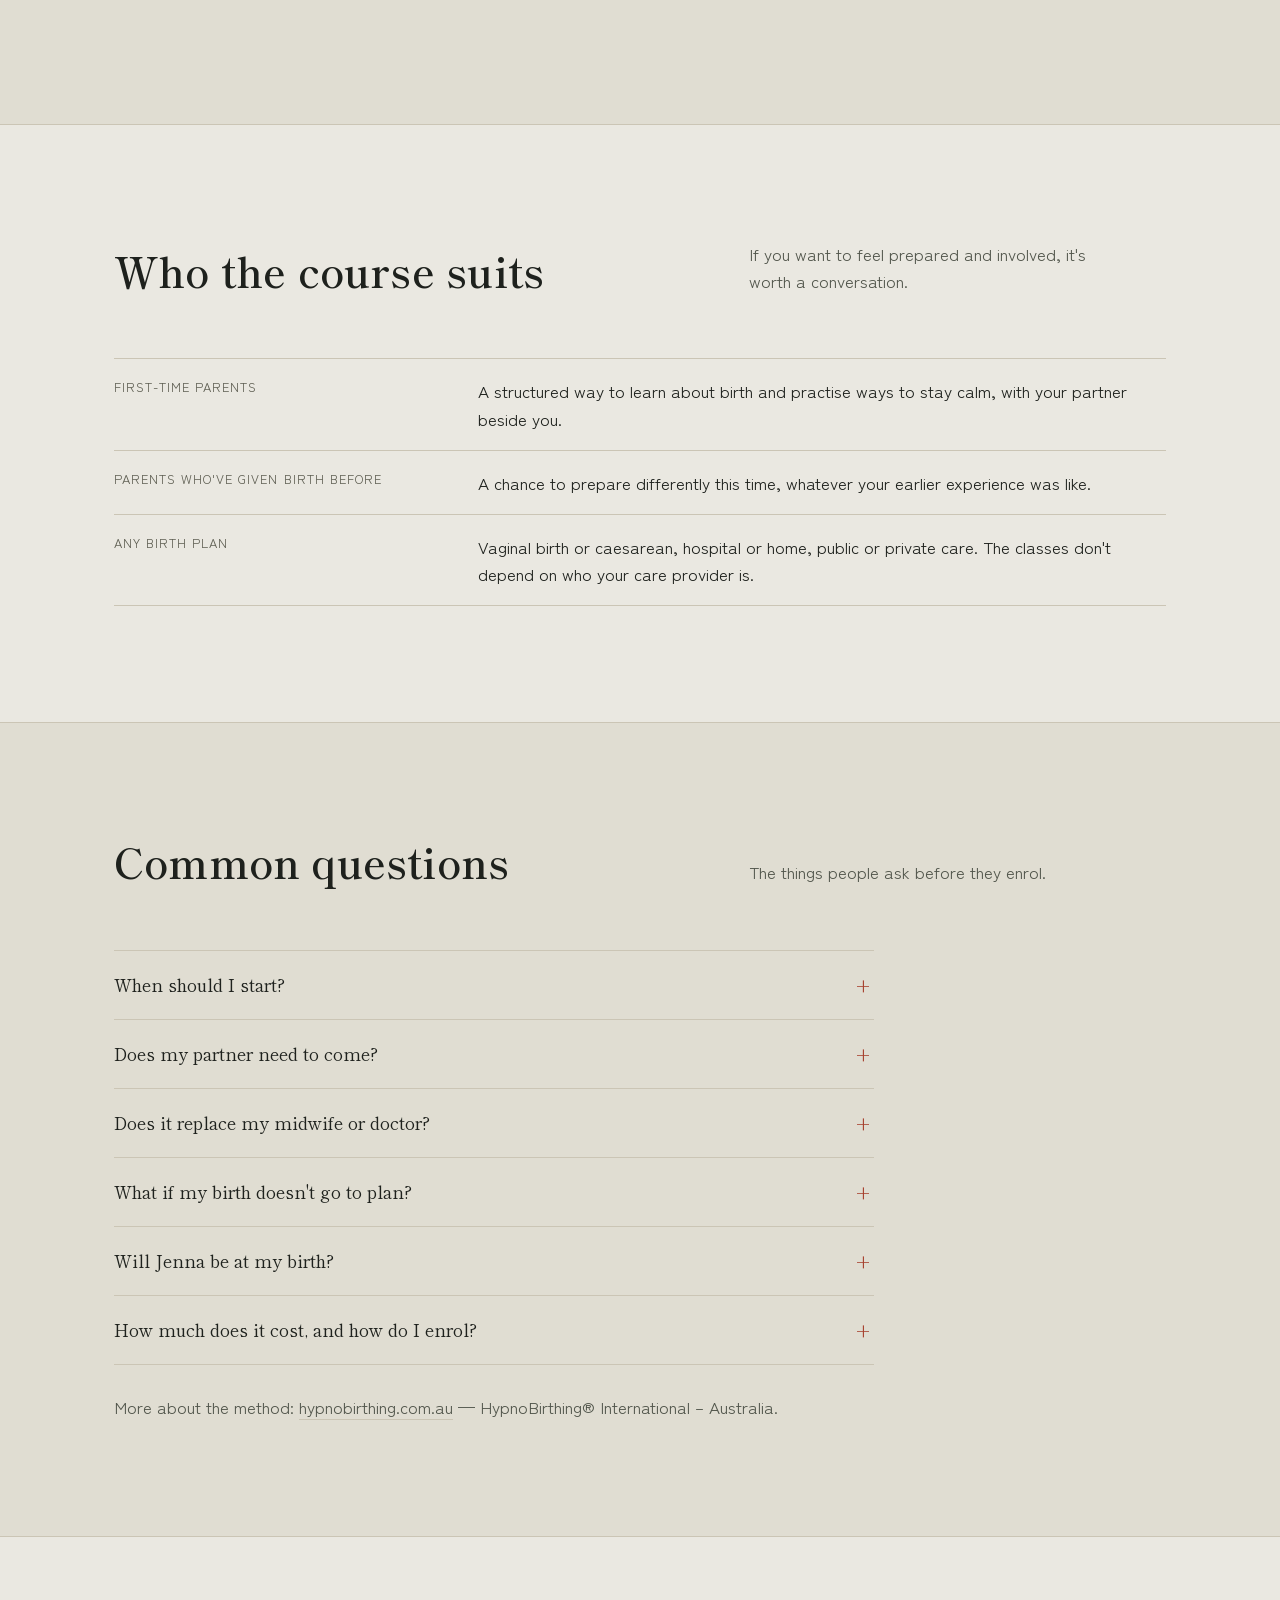
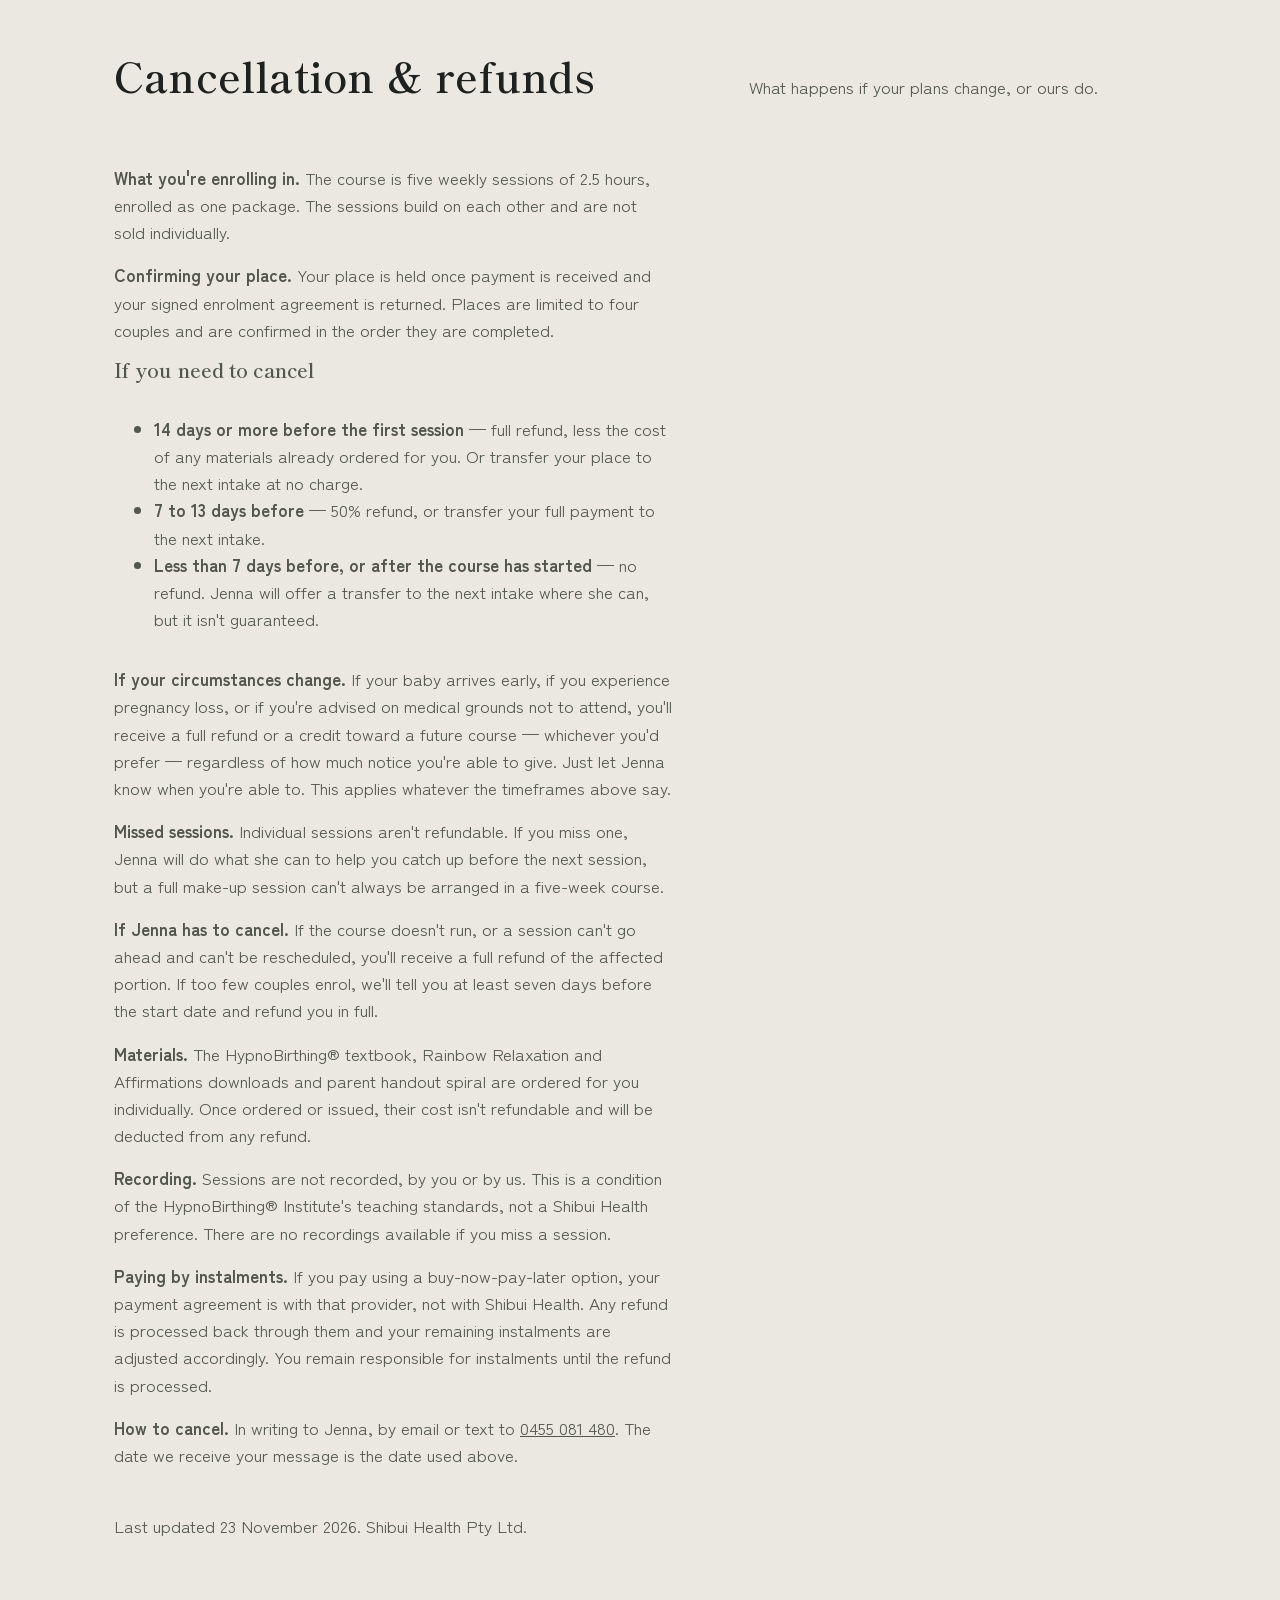
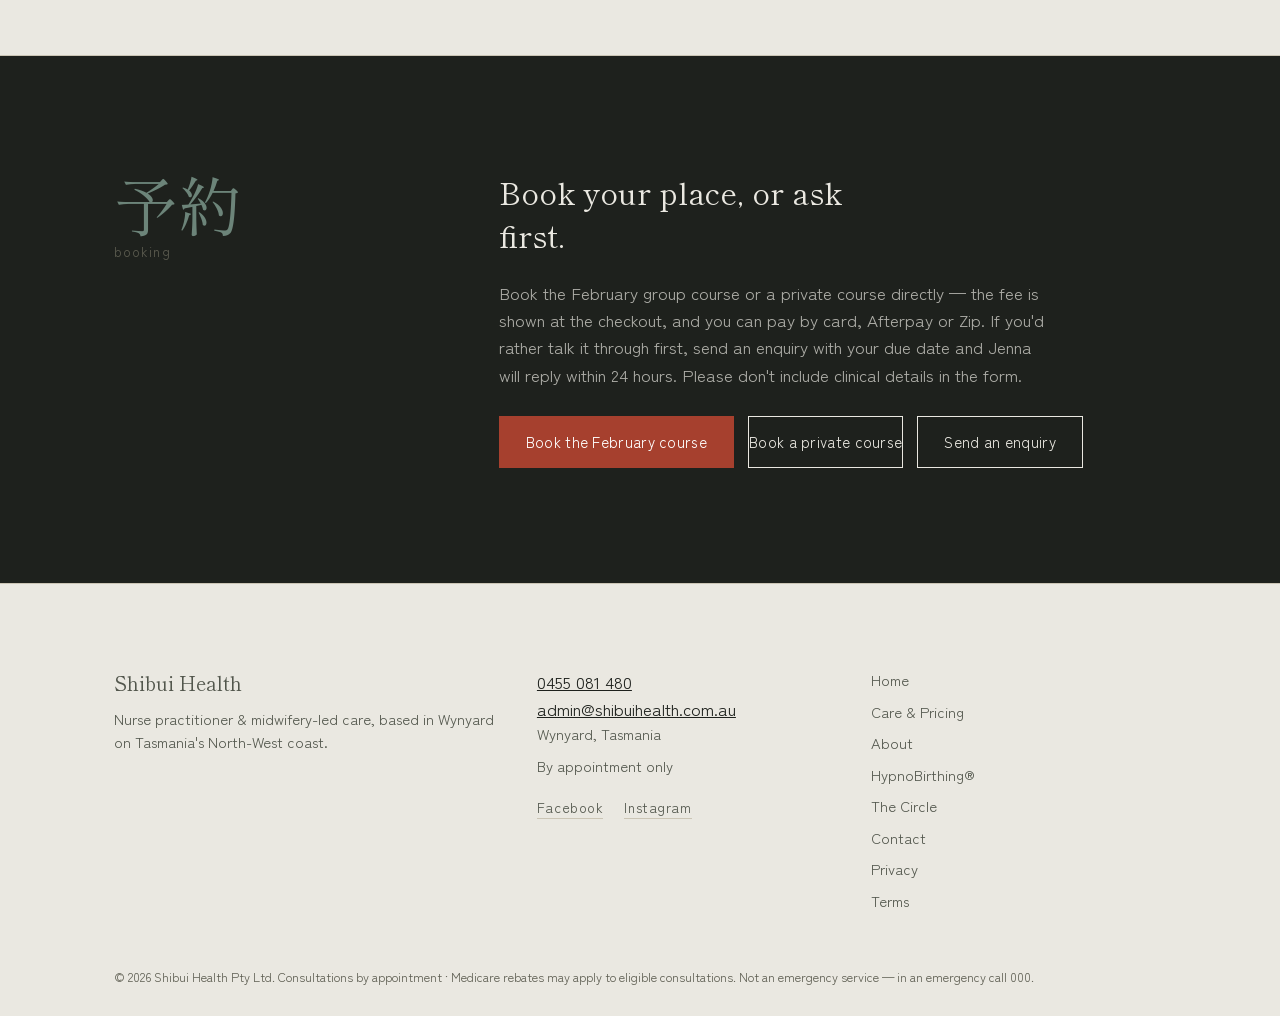
<file: hypnobirthing.html>
<!doctype html>
<html lang="en-AU">
<head>
<meta charset="UTF-8">
<meta name="viewport" content="width=device-width, initial-scale=1, viewport-fit=cover">
<title>HypnoBirthing® classes — Shibui Health</title>
<meta name="description" content="HypnoBirthing® childbirth education classes with Jenna Keygan, a certified HypnoBirthing® Childbirth Educator, in Wynyard, Tasmania. Five weekly sessions of 2.5 hours, offered separately from midwifery care.">
<meta property="og:title" content="HypnoBirthing® classes — Shibui Health">
<meta property="og:description" content="HypnoBirthing® childbirth education classes with Jenna Keygan, a certified HypnoBirthing® Childbirth Educator, in Wynyard, Tasmania. Five weekly sessions of 2.5 hours, offered separately from midwifery care.">
<meta property="og:type" content="website">
<meta property="og:url" content="https://shibuihealth.com.au/hypnobirthing.html">
<meta property="og:image" content="https://shibuihealth.com.au/images/share-card.jpg">
<meta property="og:image:width" content="1200">
<meta property="og:image:height" content="630">
<meta property="og:site_name" content="Shibui Health">
<meta name="twitter:card" content="summary_large_image">
<meta name="twitter:image" content="https://shibuihealth.com.au/images/share-card.jpg">
<meta property="og:locale" content="en_AU">
<link rel="preconnect" href="https://fonts.googleapis.com">
<link rel="preconnect" href="https://fonts.gstatic.com" crossorigin>
<link href="https://fonts.googleapis.com/css2?family=Shippori+Mincho:wght@400;500;600;800&family=Zen+Kaku+Gothic+New:wght@300;400;500;700&display=swap" rel="stylesheet">
<link rel="canonical" href="https://shibuihealth.com.au/hypnobirthing.html">
<link rel="stylesheet" href="styles.css">
<script type="application/ld+json">
{
  "@context": "https://schema.org",
  "@type": "Course",
  "name": "HypnoBirthing\u00ae \u2014 the Mongan Method",
  "description": "A small-group HypnoBirthing\u00ae childbirth education course for expecting parents and their birth partners. Five weekly sessions of 2.5 hours, enrolled as one package, limited to four families. Includes the HypnoBirthing\u00ae textbook, Rainbow Relaxation and Affirmations downloads and a parent handout spiral.",
  "url": "https://shibuihealth.com.au/hypnobirthing.html",
  "provider": {"@type": "MedicalBusiness", "@id": "https://shibuihealth.com.au/#practice", "name": "Shibui Health"},
  "educationalCredentialAwarded": "Certificate of completion",
  "teaches": "Preparation for birth and early parenting using the HypnoBirthing\u00ae Mongan Method",
  "inLanguage": "en-AU",
  "hasCourseInstance": {
    "@type": "CourseInstance",
    "courseMode": "onsite",
    "courseWorkload": "PT12H30M",
    "startDate": "2027-02-06",
    "endDate": "2027-03-06",
    "maximumAttendeeCapacity": 4,
    "location": {"@type": "Place", "name": "Shibui Health", "address": {"@type": "PostalAddress", "addressLocality": "Wynyard", "addressRegion": "TAS", "postalCode": "7325", "addressCountry": "AU"}},
    "instructor": {"@type": "Person", "name": "Jenna Keygan", "jobTitle": "Certified HypnoBirthing\u00ae Educator and Endorsed Midwife"}
  }
}
</script>
</head>
<body>

<a class="skip-link" href="#main">Skip to content</a>
<header class="site-header" id="siteHeader">
  <div class="header-inner">
    <a href="index.html" class="wordmark"><span class="seal-mark" aria-hidden="true"></span>Shibui Health</a>
    <nav class="site-nav" id="siteNav" aria-label="Primary">
      <a href="index.html">Home</a>
      <a href="services.html">Care &amp; Pricing</a>
      <a href="about.html">About</a>
      <a href="hypnobirthing.html" aria-current="page">HypnoBirthing®</a>
      <a href="circle.html">The Circle</a>
      <a href="contact.html">Contact</a>
      <a href="https://www.halaxy.com/profile/shibui-health/location/1097131" class="nav-book" target="_blank" rel="noopener">Book online consult</a>
    </nav>
    <button class="nav-toggle" id="navToggle" aria-expanded="false" aria-controls="siteNav">Menu</button>
  </div>
</header>

<main id="main">

  <section class="page-intro">
    <div class="container">
      <p class="eyebrow reveal">Childbirth education · separate from midwifery care</p>
      <h1 class="reveal">HypnoBirthing® classes with Jenna Keygan.</h1>
      <p class="lede reveal">Jenna is a HypnoBirthing® Childbirth Educator, certified through the HypnoBirthing® Institute and teaching HypnoBirthing® International (The Mongan Method). The classes are a standalone childbirth education course taught in person — you don't need to be a midwifery client to attend, and midwifery care never requires you to take the course.</p>
      <div class="hero-actions reveal" style="margin-top:28px;">
        <a href="#next-course" class="btn btn-solid">Book a course</a>
        <a href="#faq" class="btn">Common questions</a>
      </div>
    </div>
  </section>

  <section class="on-panel">
    <div class="container statement reveal">
      <div class="glyph"><span lang="ja" aria-hidden="true">息</span><small>breath</small></div>
      <div>
        <blockquote>Birth doesn't have to be something that happens to you.</blockquote>
        <p class="statement-body">HypnoBirthing® is a childbirth education program built around the idea that good preparation can help you feel calm, informed and involved in your birth, whatever it ends up looking like. It teaches breathing, deep relaxation and visualisation techniques, with the aim of a calmer, more comfortable birth experience. While the course doesn't promise a painless birth, it teaches tools and techniques designed to help you work with your body's own natural endorphins.</p>
      </div>
    </div>
  </section>

  <section id="next-course">
    <div class="container">
      <div class="section-head reveal">
        <h2>Next course: February 2027</h2>
        <p class="lede">A small-group HypnoBirthing® course for expecting parents and their birth partners — five Saturday sessions, limited to four families.</p>
      </div>
      <div class="fact-list reveal">
        <div class="fact-row">
          <span class="k">Dates</span>
          <span class="v">Saturdays 6, 13, 20 and 27 February and 6 March 2027</span>
        </div>
        <div class="fact-row">
          <span class="k">Time</span>
          <span class="v">10:00am – 12:30pm (5 sessions of 2.5 hours)</span>
        </div>
        <div class="fact-row">
          <span class="k">Group size</span>
          <span class="v">Maximum four families, so everyone gets personal attention.</span>
        </div>
        <div class="fact-row">
          <span class="k">What's included</span>
          <span class="v">The full five-session series, enrolled as one package, plus the HypnoBirthing® textbook, Rainbow Relaxation and Affirmations MP3 downloads and a parent handout spiral. The course fee is shown at the checkout when you book.</span>
        </div>
        <div class="fact-row">
          <span class="k">Payment</span>
          <span class="v">Pay by card, Afterpay or Zip. The fee is shown at the checkout before you pay, and includes GST.</span>
        </div>
        <div class="fact-row">
          <span class="k">How to enrol</span>
          <span class="v">Book your place using the button below — the fee is shown at the checkout before you pay. Jenna will then send your registration form and enrolment agreement to complete. If you'd rather ask questions first, send an enquiry or call her; she replies to class enquiries within 24 hours.</span>
        </div>
        <div class="fact-row">
          <span class="k">Class enquiries</span>
          <span class="v"><a href="tel:+61455081480">0455 081 480</a> · or <a href="contact.html?topic=hypnobirthing#enquiry">send an enquiry</a></span>
        </div>
      </div>
      <div class="hero-actions reveal" style="margin-top:28px;">
        <!-- Live Stripe payment link: HypnoBirthing group course, February 2027 intake. -->
        <a href="https://book.stripe.com/5kQ7sE0hL3EqfM69TR4Ni02" class="btn btn-solid" target="_blank" rel="noopener">Book the February course</a>
        <a href="contact.html?topic=hypnobirthing#enquiry" class="btn btn-quiet">Enquire first</a>
        <a href="tel:+61455081480" class="btn">Call us: 0455 081 480</a>
      </div>
    </div>
  </section>

  <section id="one-on-one" class="on-panel">
    <div class="container">
      <div class="section-head reveal">
        <h2>One-on-one classes</h2>
        <p class="lede">Prefer a private class instead of a small group? One-on-one HypnoBirthing® classes with Jenna are also available on request.</p>
      </div>
      <div class="fact-list reveal">
        <div class="fact-row">
          <span class="k">Private classes</span>
          <span class="v">Taught in person by Jenna for you and your birth partner, at a time arranged to suit you.</span>
        </div>
        <div class="fact-row">
          <span class="k">How to arrange</span>
          <span class="v">Book using the button below, and Jenna will be in touch within 24 hours to agree your session dates. If you'd rather check availability first, send an enquiry or call us on <a href="tel:+61455081480">0455 081 480</a>.</span>
        </div>
        <div class="fact-row">
          <span class="k">Fees</span>
          <span class="v">Shown at the checkout before you pay, and inclusive of GST. Course fees are separate from consultation fees.</span>
        </div>
        <div class="fact-row">
          <span class="k">Payment</span>
          <span class="v">Pay by card, Afterpay or Zip.</span>
        </div>
      </div>
      <div class="hero-actions reveal" style="margin-top:28px;">
        <!-- Live Stripe payment link: HypnoBirthing private course. -->
        <a href="https://book.stripe.com/4gM3co9Sl2AmarMaXV4Ni03" class="btn btn-solid" target="_blank" rel="noopener">Book a private course</a>
        <a href="contact.html?topic=hypnobirthing#enquiry" class="btn btn-quiet">Ask about one-on-one classes</a>
      </div>
    </div>
  </section>

  <section>
    <div class="container">
      <div class="section-head reveal">
        <h2>What the classes cover</h2>
        <p class="lede">Practical techniques, not just theory — for you and your birth partner.</p>
      </div>
      <div class="fact-list reveal">
        <div class="fact-row">
          <span class="k">Breathing &amp; relaxation</span>
          <span class="v">Breathing and deep-relaxation techniques to help you stay calm and cope with the intensity of labour.</span>
        </div>
        <div class="fact-row">
          <span class="k">Visualisation</span>
          <span class="v">Guided visualisation practice to help you work with your body through labour rather than tensing against it.</span>
        </div>
        <div class="fact-row">
          <span class="k">Informed choice</span>
          <span class="v">Skills for asking questions and weighing your options, so you can take part in decisions about your care.</span>
        </div>
        <div class="fact-row">
          <span class="k">Your birth partner</span>
          <span class="v">Classes are built for two — your partner learns the techniques alongside you and how to support you through labour.</span>
        </div>
      </div>
    </div>
  </section>

  <!-- A week-by-week outline is deliberately not included: the HypnoBirthing syllabus is HBI's intellectual property; use only wording approved by the Institute / Jenna. -->
  <section class="on-panel">
    <div class="container">
      <div class="section-head reveal">
        <h2>What a course looks like</h2>
        <p class="lede">Five weekly sessions that build on each other, taught in person.</p>
      </div>
      <div class="fact-list reveal">
        <div class="fact-row">
          <span class="k">Structure</span>
          <span class="v">Five weekly sessions of 2.5 hours. Each week builds on the last, so the course is designed to be taken as a whole.</span>
        </div>
        <div class="fact-row">
          <span class="k">In the room</span>
          <span class="v">Taught in person by Jenna, with time to practise the techniques together and to ask questions.</span>
        </div>
        <div class="fact-row">
          <span class="k">Between sessions</span>
          <span class="v">You and your birth partner are given techniques to practise at home, so they feel familiar by the time you need them.</span>
        </div>
        <div class="fact-row">
          <span class="k">Course materials</span>
          <span class="v">Course materials are provided for you to keep and refer back to.</span>
        </div>
        <div class="fact-row">
          <span class="k">Not recorded</span>
          <span class="v">Classes are taught in person and aren't recorded. If you miss a session, talk to Jenna about your options.</span>
        </div>
        <div class="fact-row">
          <span class="k">Enrolment</span>
          <span class="v">The course is enrolled in, priced and recorded separately from any midwifery care.</span>
        </div>
        <figure class="seal-badge">
          <img src="images/hypnobirthing-gold-seal.jpg" alt="HypnoBirthing Gold Seal, The Mongan Method. This educator is affiliated with the HypnoBirthing Institute and is currently certified and authorized to teach the complete HypnoBirthing program." width="500" height="214" loading="lazy">
        </figure>
      </div>
    </div>
  </section>

  <section>
    <div class="container">
      <div class="section-head reveal">
        <h2>Who the course suits</h2>
        <p class="lede">If you want to feel prepared and involved, it's worth a conversation.</p>
      </div>
      <div class="fact-list reveal">
        <div class="fact-row">
          <span class="k">First-time parents</span>
          <span class="v">A structured way to learn about birth and practise ways to stay calm, with your partner beside you.</span>
        </div>
        <div class="fact-row">
          <span class="k">Parents who've given birth before</span>
          <span class="v">A chance to prepare differently this time, whatever your earlier experience was like.</span>
        </div>
        <div class="fact-row">
          <span class="k">Any birth plan</span>
          <span class="v">Vaginal birth or caesarean, hospital or home, public or private care. The classes don't depend on who your care provider is.</span>
        </div>
      </div>
    </div>
  </section>

  <section id="faq" class="on-panel">
    <div class="container">
      <div class="section-head reveal">
        <h2>Common questions</h2>
        <p class="lede">The things people ask before they enrol.</p>
      </div>
      <div class="faq reveal">
        <details>
          <summary>When should I start?</summary>
          <p>Send us your due date and we'll tell you which upcoming course suits your timing. You don't need to be sure yet — registering your interest doesn't commit you to anything.</p>
        </details>
        <details>
          <summary>Does my partner need to come?</summary>
          <p>Classes are built for two, and your partner or chosen support person is warmly encouraged to attend so you can practise the techniques together. If you're coming on your own, get in touch and we'll talk it through.</p>
        </details>
        <details>
          <summary>Does it replace my midwife or doctor?</summary>
          <p>No. The classes teach techniques and informed decision-making. For anything clinical, ask your own midwife, doctor or hospital team.</p>
        </details>
        <details>
          <summary>What if my birth doesn't go to plan?</summary>
          <p>The techniques are taught to support a calm, informed experience whatever happens, including an induction, a caesarean or a change of plan. The course can't promise how your birth will go.</p>
        </details>
        <details>
          <summary>Will Jenna be at my birth?</summary>
          <p>No. These are education classes and don't include attendance at your birth.</p>
        </details>
        <details>
          <summary>How much does it cost, and how do I enrol?</summary>
          <p>Course fees are separate from consultation fees. Send an enquiry and we'll reply with upcoming dates, fees and how to enrol.</p>
        </details>
      </div>
      <p class="faq-more reveal">More about the method: <a href="https://hypnobirthing.com.au/" target="_blank" rel="noopener">hypnobirthing.com.au</a> — HypnoBirthing® International – Australia.</p>
    </div>
  </section>

  <section id="cancellation">
    <div class="container">
      <div class="section-head reveal">
        <h2>Cancellation &amp; refunds</h2>
        <p class="lede">What happens if your plans change, or ours do.</p>
      </div>
      <div class="prose reveal">
        <p><strong>What you're enrolling in.</strong> The course is five weekly sessions of 2.5 hours, enrolled as one package. The sessions build on each other and are not sold individually.</p>

        <p><strong>Confirming your place.</strong> Your place is held once payment is received and your signed enrolment agreement is returned. Places are limited to four couples and are confirmed in the order they are completed.</p>

        <h3>If you need to cancel</h3>
        <ul>
          <li><strong>14 days or more before the first session</strong> — full refund, less the cost of any materials already ordered for you. Or transfer your place to the next intake at no charge.</li>
          <li><strong>7 to 13 days before</strong> — 50% refund, or transfer your full payment to the next intake.</li>
          <li><strong>Less than 7 days before, or after the course has started</strong> — no refund. Jenna will offer a transfer to the next intake where she can, but it isn't guaranteed.</li>
        </ul>

        <p><strong>If your circumstances change.</strong> If your baby arrives early, if you experience pregnancy loss, or if you're advised on medical grounds not to attend, you'll receive a full refund or a credit toward a future course — whichever you'd prefer — regardless of how much notice you're able to give. Just let Jenna know when you're able to. This applies whatever the timeframes above say.</p>

        <p><strong>Missed sessions.</strong> Individual sessions aren't refundable. If you miss one, Jenna will do what she can to help you catch up before the next session, but a full make-up session can't always be arranged in a five-week course.</p>

        <p><strong>If Jenna has to cancel.</strong> If the course doesn't run, or a session can't go ahead and can't be rescheduled, you'll receive a full refund of the affected portion. If too few couples enrol, we'll tell you at least seven days before the start date and refund you in full.</p>

        <p><strong>Materials.</strong> The HypnoBirthing® textbook, Rainbow Relaxation and Affirmations downloads and parent handout spiral are ordered for you individually. Once ordered or issued, their cost isn't refundable and will be deducted from any refund.</p>

        <p><strong>Recording.</strong> Sessions are not recorded, by you or by us. This is a condition of the HypnoBirthing® Institute's teaching standards, not a Shibui Health preference. There are no recordings available if you miss a session.</p>

        <p><strong>Paying by instalments.</strong> If you pay using a buy-now-pay-later option, your payment agreement is with that provider, not with Shibui Health. Any refund is processed back through them and your remaining instalments are adjusted accordingly. You remain responsible for instalments until the refund is processed.</p>

        <p><strong>How to cancel.</strong> In writing to Jenna, by email or text to <a href="tel:+61455081480">0455 081 480</a>. The date we receive your message is the date used above.</p>

        <p class="faq-more">Last updated 23 November 2026. Shibui Health Pty Ltd.</p>
      </div>
    </div>
  </section>

  <section class="cta-band">
    <div class="container statement reveal">
      <div class="glyph"><span lang="ja" aria-hidden="true">予約</span><small>booking</small></div>
      <div>
        <blockquote>Book your place, or ask first.</blockquote>
        <p class="statement-body">Book the February group course or a private course directly — the fee is shown at the checkout, and you can pay by card, Afterpay or Zip. If you'd rather talk it through first, send an enquiry with your due date and Jenna will reply within 24 hours. Please don't include clinical details in the form.</p>
        <div class="hero-actions" style="margin-top:28px;">
          <!-- Live Stripe payment links: group (February 2027) and private HypnoBirthing® courses. -->
          <a href="https://book.stripe.com/5kQ7sE0hL3EqfM69TR4Ni02" class="btn btn-solid" target="_blank" rel="noopener">Book the February course</a>
          <a href="https://book.stripe.com/4gM3co9Sl2AmarMaXV4Ni03" class="btn btn-quiet" target="_blank" rel="noopener">Book a private course</a>
          <a href="contact.html?topic=hypnobirthing#enquiry" class="btn">Send an enquiry</a>
        </div>
      </div>
    </div>
  </section>

</main>

<footer class="site-footer">
  <div class="footer-inner">
    <div class="footer-brand">
      <p class="wordmark-small">Shibui Health</p>
      <p>Nurse practitioner &amp; midwifery-led care, based in Wynyard on Tasmania's North-West coast.</p>
    </div>
    <div class="footer-contact">
      <a href="tel:+61455081480">0455 081 480</a>
      <a href="mailto:admin@shibuihealth.com.au">admin@shibuihealth.com.au</a>
      <p>Wynyard, Tasmania</p>
      <p>By appointment only</p>
      <a href="https://www.facebook.com/shibuihealthtas" target="_blank" rel="noopener" aria-label="Facebook">Facebook</a>
      <a href="https://www.instagram.com/shibuihealthtas/" target="_blank" rel="noopener" aria-label="Instagram">Instagram</a>
    </div>
    <div class="footer-links">
      <a href="index.html">Home</a>
      <a href="services.html">Care &amp; Pricing</a>
      <a href="about.html">About</a>
      <a href="hypnobirthing.html">HypnoBirthing®</a>
      <a href="circle.html">The Circle</a>
      <a href="contact.html">Contact</a>
      <a href="privacy.html">Privacy</a>
      <a href="terms.html">Terms</a>
    </div>
  </div>
  <p class="footer-legal">© <span id="year"></span> Shibui Health Pty Ltd. Consultations by appointment · Medicare rebates may apply to eligible consultations. Not an emergency service — in an emergency call 000.</p>
</footer>

<script src="script.js"></script>
</body>
</html>
</file>
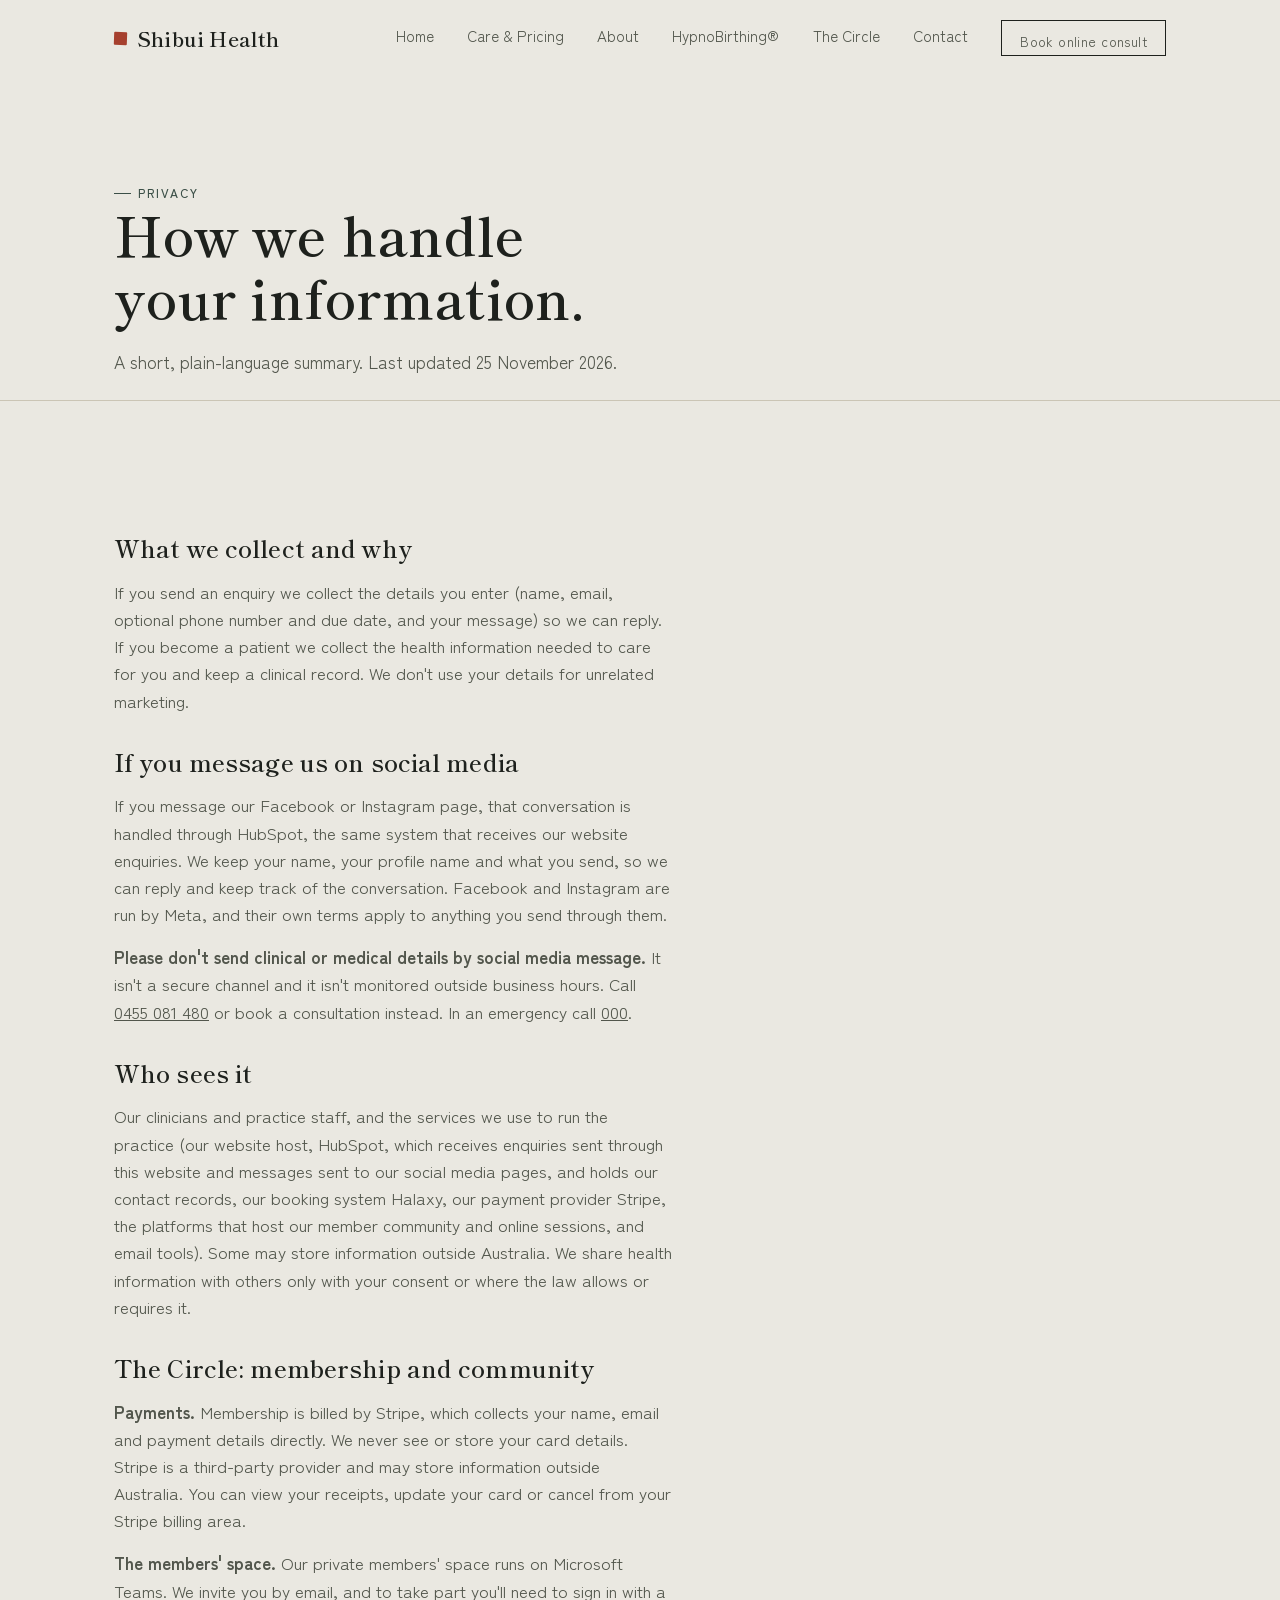
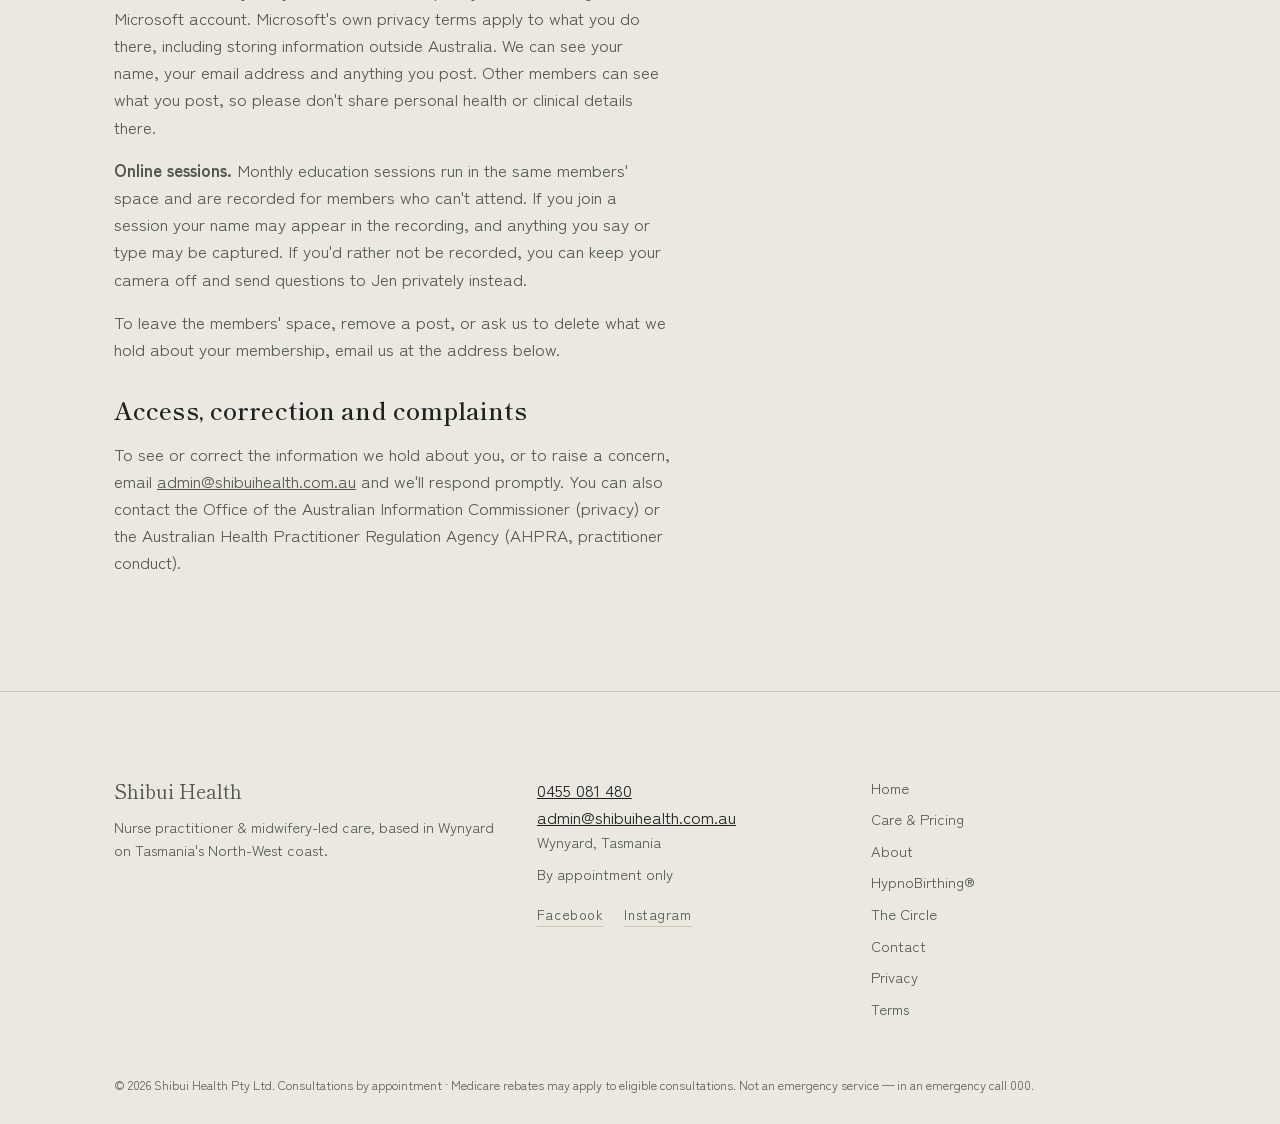
<file: privacy.html>
<!doctype html>
<html lang="en-AU">
<head>
<meta charset="UTF-8">
<meta name="viewport" content="width=device-width, initial-scale=1, viewport-fit=cover">
<title>Privacy — Shibui Health</title>
<meta name="description" content="How Shibui Health collects, uses and protects your personal information.">
<meta property="og:title" content="Privacy — Shibui Health">
<meta property="og:description" content="How Shibui Health collects, uses and protects your personal information.">
<meta property="og:type" content="website">
<meta property="og:url" content="https://shibuihealth.com.au/privacy.html">
<meta property="og:image" content="https://shibuihealth.com.au/images/share-card.jpg">
<meta property="og:image:width" content="1200">
<meta property="og:image:height" content="630">
<meta property="og:site_name" content="Shibui Health">
<meta name="twitter:card" content="summary_large_image">
<meta name="twitter:image" content="https://shibuihealth.com.au/images/share-card.jpg">
<meta property="og:locale" content="en_AU">
<link rel="preconnect" href="https://fonts.googleapis.com">
<link rel="preconnect" href="https://fonts.gstatic.com" crossorigin>
<link href="https://fonts.googleapis.com/css2?family=Shippori+Mincho:wght@400;500;600;800&family=Zen+Kaku+Gothic+New:wght@300;400;500;700&display=swap" rel="stylesheet">
<link rel="canonical" href="https://shibuihealth.com.au/privacy.html">
<link rel="stylesheet" href="styles.css">
</head>
<body>

<a class="skip-link" href="#main">Skip to content</a>
<header class="site-header" id="siteHeader">
  <div class="header-inner">
    <a href="index.html" class="wordmark"><span class="seal-mark" aria-hidden="true"></span>Shibui Health</a>
    <nav class="site-nav" id="siteNav" aria-label="Primary">
      <a href="index.html">Home</a>
      <a href="services.html">Care &amp; Pricing</a>
      <a href="about.html">About</a>
      <a href="hypnobirthing.html">HypnoBirthing®</a>
      <a href="circle.html">The Circle</a>
      <a href="contact.html">Contact</a>
      <a href="https://www.halaxy.com/profile/shibui-health/location/1097131" class="nav-book" target="_blank" rel="noopener">Book online consult</a>
    </nav>
    <button class="nav-toggle" id="navToggle" aria-expanded="false" aria-controls="siteNav">Menu</button>
  </div>
</header>

<main id="main">

  <section class="page-intro">
    <div class="container">
      <p class="eyebrow reveal">Privacy</p>
      <h1 class="reveal">How we handle your information.</h1>
      <p class="lede reveal">A short, plain-language summary. Last updated 25 November 2026.</p>
    </div>
  </section>

  <section>
    <div class="container">
      <div class="prose reveal">
        <h2>What we collect and why</h2>
        <p>If you send an enquiry we collect the details you enter (name, email, optional phone number and due date, and your message) so we can reply. If you become a patient we collect the health information needed to care for you and keep a clinical record. We don't use your details for unrelated marketing.</p>

        <h2>If you message us on social media</h2>
        <p>If you message our Facebook or Instagram page, that conversation is handled through HubSpot, the same system that receives our website enquiries. We keep your name, your profile name and what you send, so we can reply and keep track of the conversation. Facebook and Instagram are run by Meta, and their own terms apply to anything you send through them.</p>
        <p><strong>Please don't send clinical or medical details by social media message.</strong> It isn't a secure channel and it isn't monitored outside business hours. Call <a href="tel:+61455081480">0455 081 480</a> or book a consultation instead. In an emergency call <a href="tel:000">000</a>.</p>

        <h2>Who sees it</h2>
        <p>Our clinicians and practice staff, and the services we use to run the practice (our website host, HubSpot, which receives enquiries sent through this website and messages sent to our social media pages, and holds our contact records, our booking system Halaxy, our payment provider Stripe, the platforms that host our member community and online sessions, and email tools). Some may store information outside Australia. We share health information with others only with your consent or where the law allows or requires it.</p>

        <h2>The Circle: membership and community</h2>
        <p><strong>Payments.</strong> Membership is billed by Stripe, which collects your name, email and payment details directly. We never see or store your card details. Stripe is a third-party provider and may store information outside Australia. You can view your receipts, update your card or cancel from your Stripe billing area.</p>
        <p><strong>The members' space.</strong> Our private members' space runs on Microsoft Teams. We invite you by email, and to take part you'll need to sign in with a Microsoft account. Microsoft's own privacy terms apply to what you do there, including storing information outside Australia. We can see your name, your email address and anything you post. Other members can see what you post, so please don't share personal health or clinical details there.</p>
        <p><strong>Online sessions.</strong> Monthly education sessions run in the same members' space and are recorded for members who can't attend. If you join a session your name may appear in the recording, and anything you say or type may be captured. If you'd rather not be recorded, you can keep your camera off and send questions to Jen privately instead.</p>
        <p>To leave the members' space, remove a post, or ask us to delete what we hold about your membership, email us at the address below.</p>

        <h2>Access, correction and complaints</h2>
        <p>To see or correct the information we hold about you, or to raise a concern, email <a href="mailto:admin@shibuihealth.com.au">admin@shibuihealth.com.au</a> and we'll respond promptly. You can also contact the Office of the Australian Information Commissioner (privacy) or the Australian Health Practitioner Regulation Agency (AHPRA, practitioner conduct).</p>
      </div>
    </div>
  </section>

</main>

<footer class="site-footer">
  <div class="footer-inner">
    <div class="footer-brand">
      <p class="wordmark-small">Shibui Health</p>
      <p>Nurse practitioner &amp; midwifery-led care, based in Wynyard on Tasmania's North-West coast.</p>
    </div>
    <div class="footer-contact">
      <a href="tel:+61455081480">0455 081 480</a>
      <a href="mailto:admin@shibuihealth.com.au">admin@shibuihealth.com.au</a>
      <p>Wynyard, Tasmania</p>
      <p>By appointment only</p>
      <a href="https://www.facebook.com/shibuihealthtas" target="_blank" rel="noopener" aria-label="Facebook">Facebook</a>
      <a href="https://www.instagram.com/shibuihealthtas/" target="_blank" rel="noopener" aria-label="Instagram">Instagram</a>
    </div>
    <div class="footer-links">
      <a href="index.html">Home</a>
      <a href="services.html">Care &amp; Pricing</a>
      <a href="about.html">About</a>
      <a href="hypnobirthing.html">HypnoBirthing®</a>
      <a href="circle.html">The Circle</a>
      <a href="contact.html">Contact</a>
      <a href="privacy.html">Privacy</a>
      <a href="terms.html">Terms</a>
    </div>
  </div>
  <p class="footer-legal">© <span id="year"></span> Shibui Health Pty Ltd. Consultations by appointment · Medicare rebates may apply to eligible consultations. Not an emergency service — in an emergency call 000.</p>
</footer>

<script src="script.js"></script>
</body>
</html>
</file>
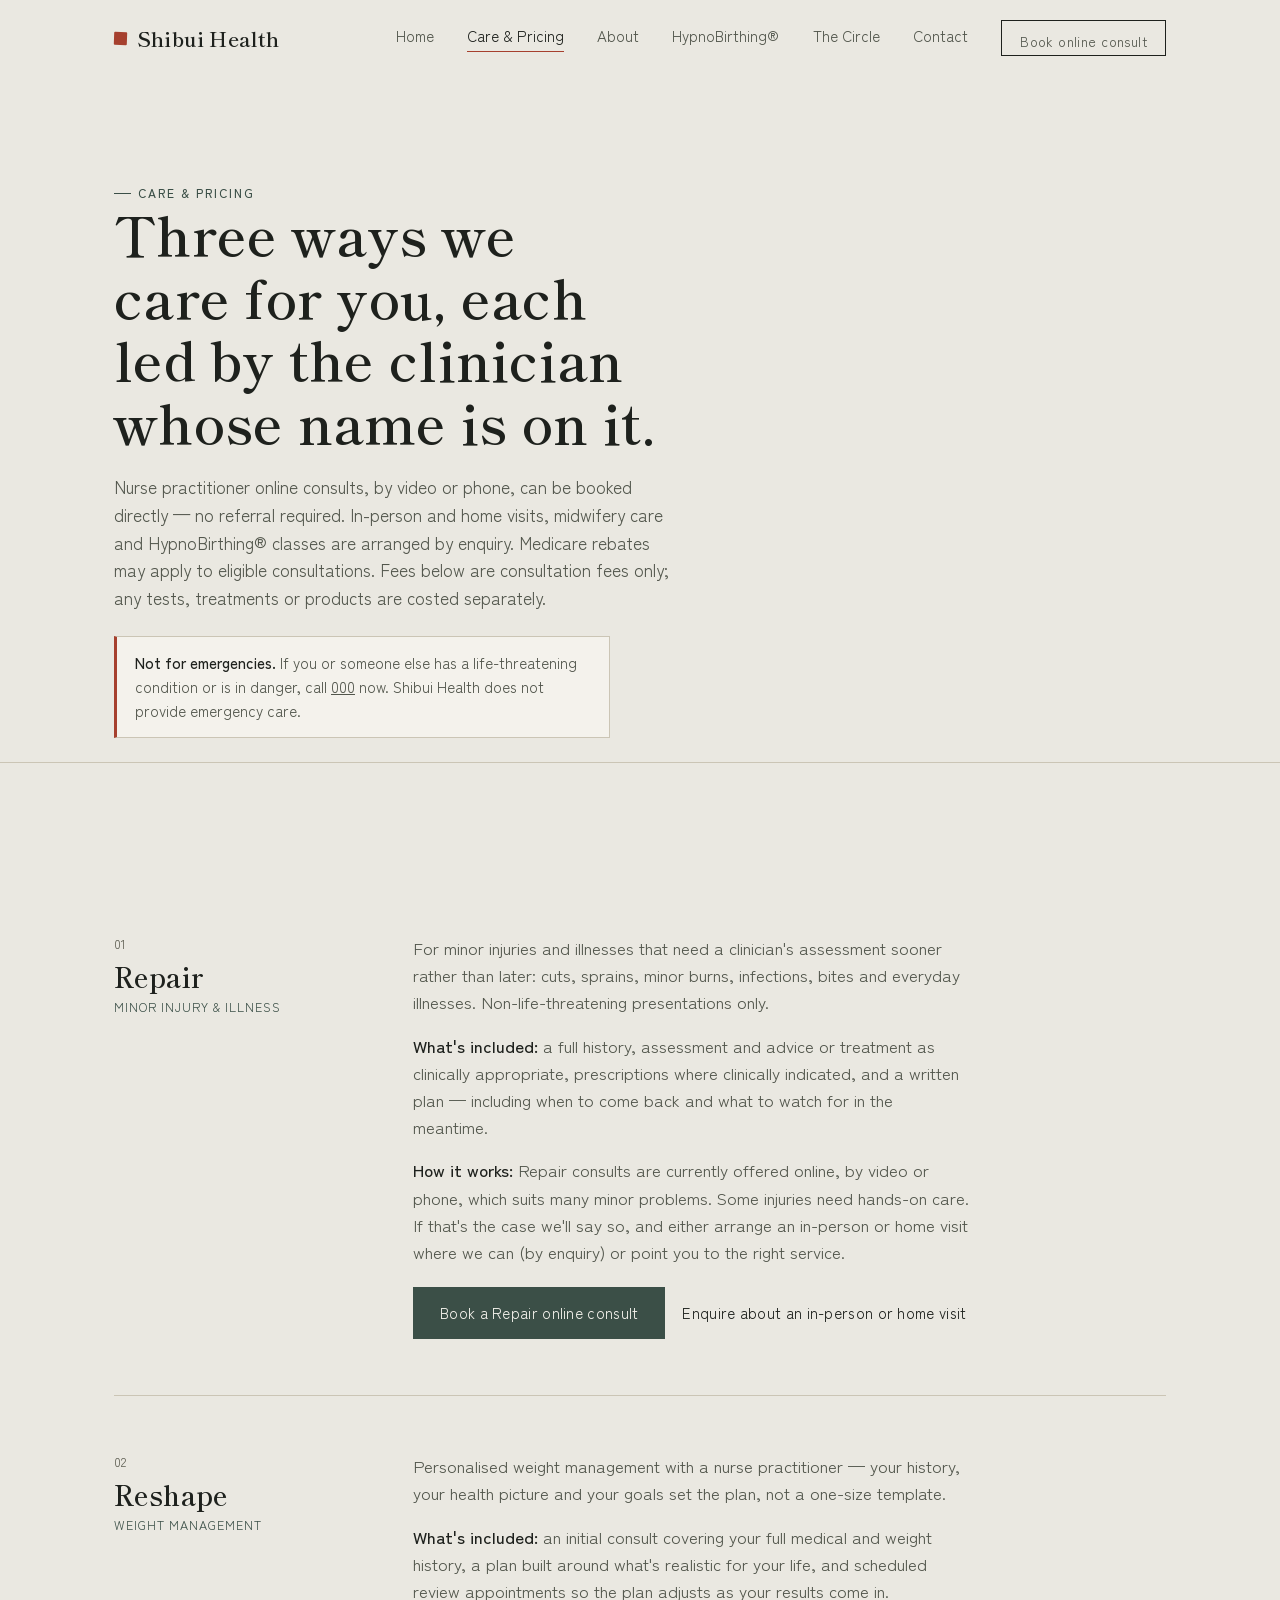
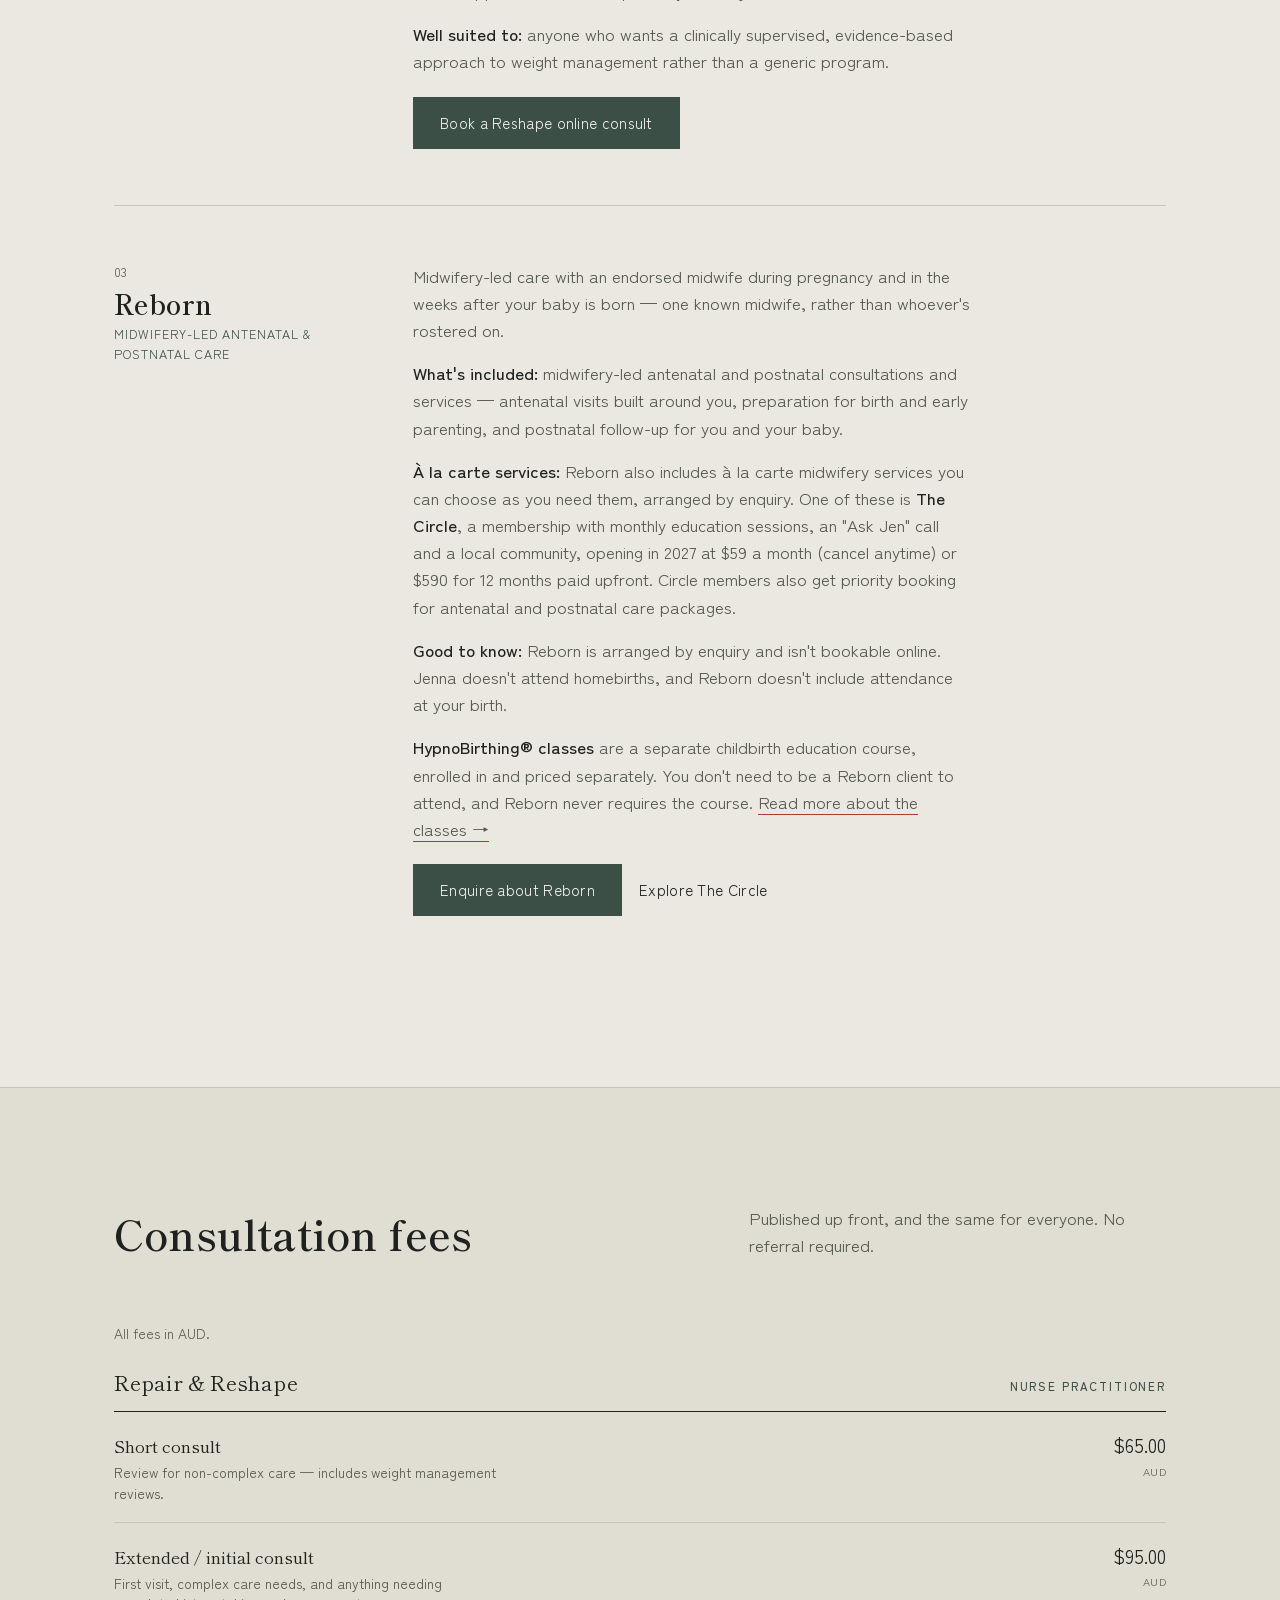
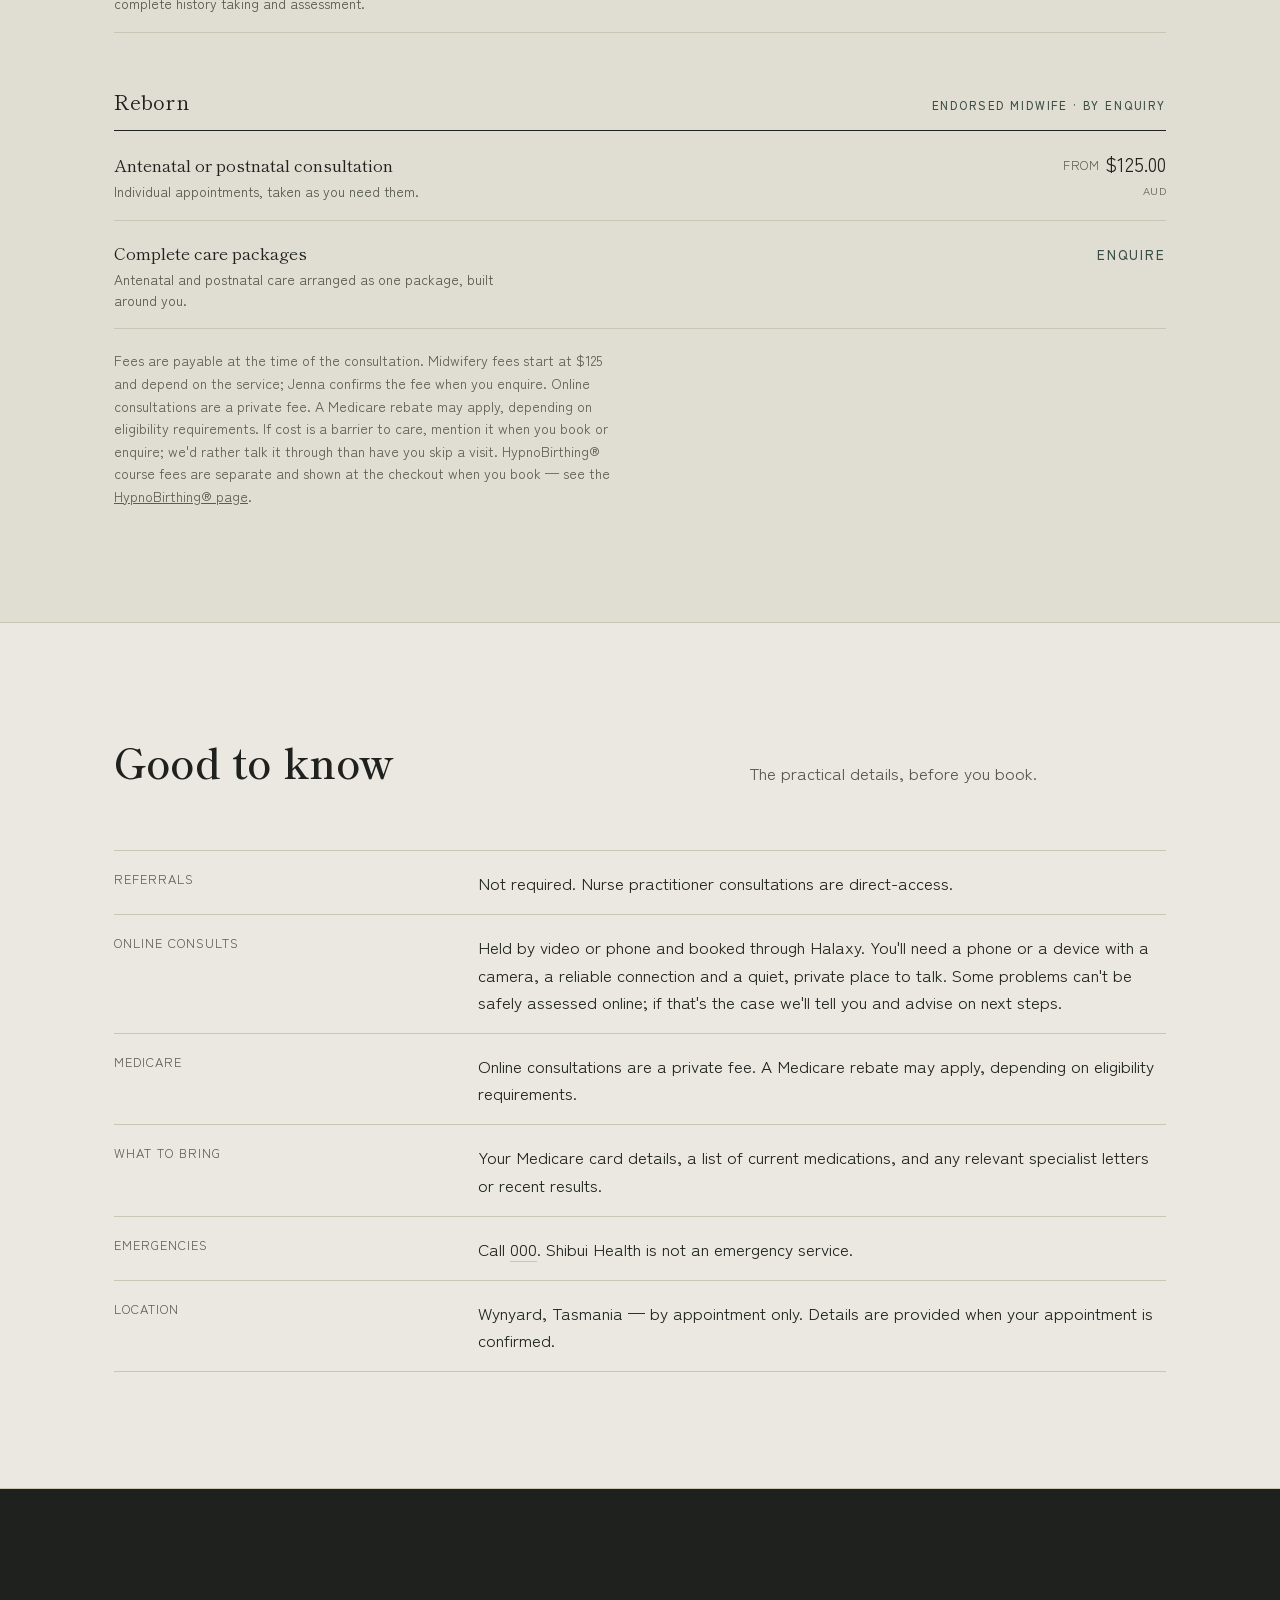
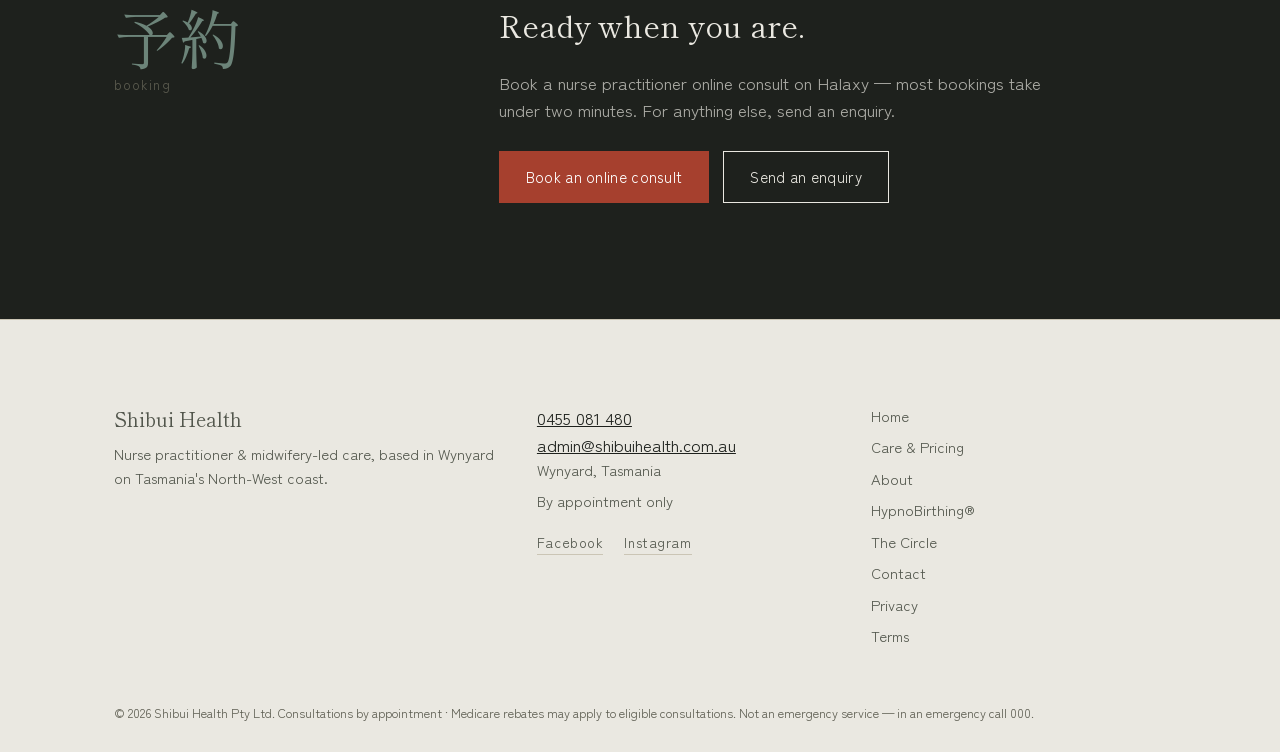
<file: services.html>
<!doctype html>
<html lang="en-AU">
<head>
<meta charset="UTF-8">
<meta name="viewport" content="width=device-width, initial-scale=1, viewport-fit=cover">
<title>Care &amp; Pricing — Shibui Health</title>
<meta name="description" content="Shibui Health services and consultation fees: Repair, Reshape and Reborn. Nurse practitioner online consults bookable via Halaxy; in-person visits and midwifery care by enquiry.">
<meta property="og:title" content="Care &amp; Pricing — Shibui Health">
<meta property="og:description" content="Shibui Health services and consultation fees: Repair, Reshape and Reborn. Nurse practitioner online consults bookable via Halaxy; in-person visits and midwifery care by enquiry.">
<meta property="og:type" content="website">
<meta property="og:url" content="https://shibuihealth.com.au/services.html">
<meta property="og:image" content="https://shibuihealth.com.au/images/share-card.jpg">
<meta property="og:image:width" content="1200">
<meta property="og:image:height" content="630">
<meta property="og:site_name" content="Shibui Health">
<meta name="twitter:card" content="summary_large_image">
<meta name="twitter:image" content="https://shibuihealth.com.au/images/share-card.jpg">
<meta property="og:locale" content="en_AU">
<link rel="preconnect" href="https://fonts.googleapis.com">
<link rel="preconnect" href="https://fonts.gstatic.com" crossorigin>
<link href="https://fonts.googleapis.com/css2?family=Shippori+Mincho:wght@400;500;600;800&family=Zen+Kaku+Gothic+New:wght@300;400;500;700&display=swap" rel="stylesheet">
<link rel="canonical" href="https://shibuihealth.com.au/services.html">
<link rel="stylesheet" href="styles.css">
</head>
<body>

<a class="skip-link" href="#main">Skip to content</a>
<header class="site-header" id="siteHeader">
  <div class="header-inner">
    <a href="index.html" class="wordmark"><span class="seal-mark" aria-hidden="true"></span>Shibui Health</a>
    <nav class="site-nav" id="siteNav" aria-label="Primary">
      <a href="index.html">Home</a>
      <a href="services.html" aria-current="page">Care &amp; Pricing</a>
      <a href="about.html">About</a>
      <a href="hypnobirthing.html">HypnoBirthing®</a>
      <a href="circle.html">The Circle</a>
      <a href="contact.html">Contact</a>
      <a href="https://www.halaxy.com/profile/shibui-health/location/1097131" class="nav-book" target="_blank" rel="noopener">Book online consult</a>
    </nav>
    <button class="nav-toggle" id="navToggle" aria-expanded="false" aria-controls="siteNav">Menu</button>
  </div>
</header>

<main id="main">

  <section class="page-intro">
    <div class="container">
      <p class="eyebrow reveal">Care &amp; pricing</p>
      <h1 class="reveal">Three ways we care for you, each led by the clinician whose name is on it.</h1>
      <p class="lede reveal">Nurse practitioner online consults, by video or phone, can be booked directly — no referral required. In-person and home visits, midwifery care and HypnoBirthing® classes are arranged by enquiry. Medicare rebates may apply to eligible consultations. Fees below are consultation fees only; any tests, treatments or products are costed separately.</p>
      <p class="notice reveal"><strong>Not for emergencies.</strong> If you or someone else has a life-threatening condition or is in danger, call <a href="tel:000">000</a> now. Shibui Health does not provide emergency care.</p>
    </div>
  </section>

  <section>
    <div class="container">

      <div class="service-block reveal" id="repair">
        <div class="label">
          <span class="index">01</span>
          <h3>Repair</h3>
          <span class="tag">Minor injury &amp; illness</span>
        </div>
        <div class="body">
          <p>For minor injuries and illnesses that need a clinician's assessment sooner rather than later: cuts, sprains, minor burns, infections, bites and everyday illnesses. Non-life-threatening presentations only.</p>
          <p><strong>What's included:</strong> a full history, assessment and advice or treatment as clinically appropriate, prescriptions where clinically indicated, and a written plan — including when to come back and what to watch for in the meantime.</p>
          <p><strong>How it works:</strong> Repair consults are currently offered online, by video or phone, which suits many minor problems. Some injuries need hands-on care. If that's the case we'll say so, and either arrange an in-person or home visit where we can (by enquiry) or point you to the right service.</p>
          <div class="actions">
            <a href="https://www.halaxy.com/profile/shibui-health/location/1097131" class="btn btn-solid" target="_blank" rel="noopener">Book a Repair online consult</a>
            <a href="contact.html?topic=inperson#enquiry" class="btn btn-quiet">Enquire about an in-person or home visit</a>
          </div>
        </div>
      </div>

      <div class="service-block reveal" id="reshape">
        <div class="label">
          <span class="index">02</span>
          <h3>Reshape</h3>
          <span class="tag">Weight management</span>
        </div>
        <div class="body">
          <p>Personalised weight management with a nurse practitioner — your history, your health picture and your goals set the plan, not a one-size template.</p>
          <p><strong>What's included:</strong> an initial consult covering your full medical and weight history, a plan built around what's realistic for your life, and scheduled review appointments so the plan adjusts as your results come in.</p>
          <p><strong>Well suited to:</strong> anyone who wants a clinically supervised, evidence-based approach to weight management rather than a generic program.</p>
          <div class="actions">
            <a href="https://www.halaxy.com/profile/shibui-health/location/1097131" class="btn btn-solid" target="_blank" rel="noopener">Book a Reshape online consult</a>
          </div>
        </div>
      </div>

      <div class="service-block reveal" id="reborn">
        <div class="label">
          <span class="index">03</span>
          <h3>Reborn</h3>
          <span class="tag">Midwifery-led antenatal &amp; postnatal care</span>
        </div>
        <div class="body">
          <p>Midwifery-led care with an endorsed midwife during pregnancy and in the weeks after your baby is born — one known midwife, rather than whoever's rostered on.</p>
          <p><strong>What's included:</strong> midwifery-led antenatal and postnatal consultations and services — antenatal visits built around you, preparation for birth and early parenting, and postnatal follow-up for you and your baby.</p>
          <p><strong>À la carte services:</strong> Reborn also includes à la carte midwifery services you can choose as you need them, arranged by enquiry. One of these is <strong>The Circle</strong>, a membership with monthly education sessions, an "Ask Jen" call and a local community, opening in 2027 at $59 a month (cancel anytime) or $590 for 12 months paid upfront. Circle members also get priority booking for antenatal and postnatal care packages.</p>
          <p><strong>Good to know:</strong> Reborn is arranged by enquiry and isn't bookable online. Jenna doesn't attend homebirths, and Reborn doesn't include attendance at your birth.</p>
          <p><strong>HypnoBirthing® classes</strong> are a separate childbirth education course, enrolled in and priced separately. You don't need to be a Reborn client to attend, and Reborn never requires the course. <a href="hypnobirthing.html" style="color:inherit;border-bottom:1px solid var(--seal);text-decoration:none;">Read more about the classes →</a></p>
          <div class="actions">
            <a href="contact.html?topic=midwifery#enquiry" class="btn btn-solid">Enquire about Reborn</a>
            <a href="circle.html" class="btn btn-quiet">Explore The Circle</a>
          </div>
        </div>
      </div>

    </div>
  </section>

  <section class="on-panel">
    <div class="container">
      <div class="section-head reveal">
        <h2>Consultation fees</h2>
        <p class="lede">Published up front, and the same for everyone. No referral required.</p>
      </div>
      <p class="fee-caption reveal">All fees in AUD.</p>

      <div class="fee-group reveal">
        <div class="group-head">
          <span class="svc">Repair &amp; Reshape</span>
          <span class="prov">Nurse Practitioner</span>
        </div>
        <div class="fee-row">
          <div class="item">Short consult
            <small>Review for non-complex care — includes weight management reviews.</small>
          </div>
          <div class="fee">$65.00<small>AUD</small></div>
        </div>
        <div class="fee-row">
          <div class="item">Extended / initial consult
            <small>First visit, complex care needs, and anything needing complete history taking and assessment.</small>
          </div>
          <div class="fee">$95.00<small>AUD</small></div>
        </div>
      </div>

      <div class="fee-group reveal">
        <div class="group-head">
          <span class="svc">Reborn</span>
          <span class="prov">Endorsed Midwife · by enquiry</span>
        </div>
        <div class="fee-row">
          <div class="item">Antenatal or postnatal consultation
            <small>Individual appointments, taken as you need them.</small>
          </div>
          <div class="fee"><span class="pre">from</span>$125.00<small>AUD</small></div>
        </div>
        <div class="fee-row">
          <div class="item">Complete care packages
            <small>Antenatal and postnatal care arranged as one package, built around you.</small>
          </div>
          <div class="fee word">Enquire</div>
        </div>
      </div>
      <p class="pricing-note reveal">Fees are payable at the time of the consultation. Midwifery fees start at $125 and depend on the service; Jenna confirms the fee when you enquire. Online consultations are a private fee. A Medicare rebate may apply, depending on eligibility requirements. If cost is a barrier to care, mention it when you book or enquire; we'd rather talk it through than have you skip a visit. HypnoBirthing® course fees are separate and shown at the checkout when you book — see the <a href="hypnobirthing.html" style="color:inherit;">HypnoBirthing® page</a>.</p>
    </div>
  </section>

  <section>
    <div class="container">
      <div class="section-head reveal">
        <h2>Good to know</h2>
        <p class="lede">The practical details, before you book.</p>
      </div>
      <div class="fact-list reveal">
        <div class="fact-row">
          <span class="k">Referrals</span>
          <span class="v">Not required. Nurse practitioner consultations are direct-access.</span>
        </div>
        <div class="fact-row">
          <span class="k">Online consults</span>
          <span class="v">Held by video or phone and booked through Halaxy. You'll need a phone or a device with a camera, a reliable connection and a quiet, private place to talk. Some problems can't be safely assessed online; if that's the case we'll tell you and advise on next steps.</span>
        </div>
        <div class="fact-row">
          <span class="k">Medicare</span>
          <span class="v">Online consultations are a private fee. A Medicare rebate may apply, depending on eligibility requirements.</span>
        </div>
        <div class="fact-row">
          <span class="k">What to bring</span>
          <span class="v">Your Medicare card details, a list of current medications, and any relevant specialist letters or recent results.</span>
        </div>
        <div class="fact-row">
          <span class="k">Emergencies</span>
          <span class="v">Call <a href="tel:000">000</a>. Shibui Health is not an emergency service.</span>
        </div>
        <div class="fact-row">
          <span class="k">Location</span>
          <span class="v">Wynyard, Tasmania — by appointment only. Details are provided when your appointment is confirmed.</span>
        </div>
      </div>
    </div>
  </section>

  <section class="cta-band">
    <div class="container statement reveal">
      <div class="glyph"><span lang="ja" aria-hidden="true">予約</span><small>booking</small></div>
      <div>
        <blockquote>Ready when you are.</blockquote>
        <p class="statement-body">Book a nurse practitioner online consult on Halaxy — most bookings take under two minutes. For anything else, send an enquiry.</p>
        <div class="hero-actions" style="margin-top:28px;">
          <a href="https://www.halaxy.com/profile/shibui-health/location/1097131" class="btn btn-solid" target="_blank" rel="noopener">Book an online consult</a>
          <a href="contact.html#enquiry" class="btn">Send an enquiry</a>
        </div>
      </div>
    </div>
  </section>

</main>

<footer class="site-footer">
  <div class="footer-inner">
    <div class="footer-brand">
      <p class="wordmark-small">Shibui Health</p>
      <p>Nurse practitioner &amp; midwifery-led care, based in Wynyard on Tasmania's North-West coast.</p>
    </div>
    <div class="footer-contact">
      <a href="tel:+61455081480">0455 081 480</a>
      <a href="mailto:admin@shibuihealth.com.au">admin@shibuihealth.com.au</a>
      <p>Wynyard, Tasmania</p>
      <p>By appointment only</p>
      <a href="https://www.facebook.com/shibuihealthtas" target="_blank" rel="noopener" aria-label="Facebook">Facebook</a>
      <a href="https://www.instagram.com/shibuihealthtas/" target="_blank" rel="noopener" aria-label="Instagram">Instagram</a>
    </div>
    <div class="footer-links">
      <a href="index.html">Home</a>
      <a href="services.html">Care &amp; Pricing</a>
      <a href="about.html">About</a>
      <a href="hypnobirthing.html">HypnoBirthing®</a>
      <a href="circle.html">The Circle</a>
      <a href="contact.html">Contact</a>
      <a href="privacy.html">Privacy</a>
      <a href="terms.html">Terms</a>
    </div>
  </div>
  <p class="footer-legal">© <span id="year"></span> Shibui Health Pty Ltd. Consultations by appointment · Medicare rebates may apply to eligible consultations. Not an emergency service — in an emergency call 000.</p>
</footer>

<script src="script.js"></script>
</body>
</html>
</file>
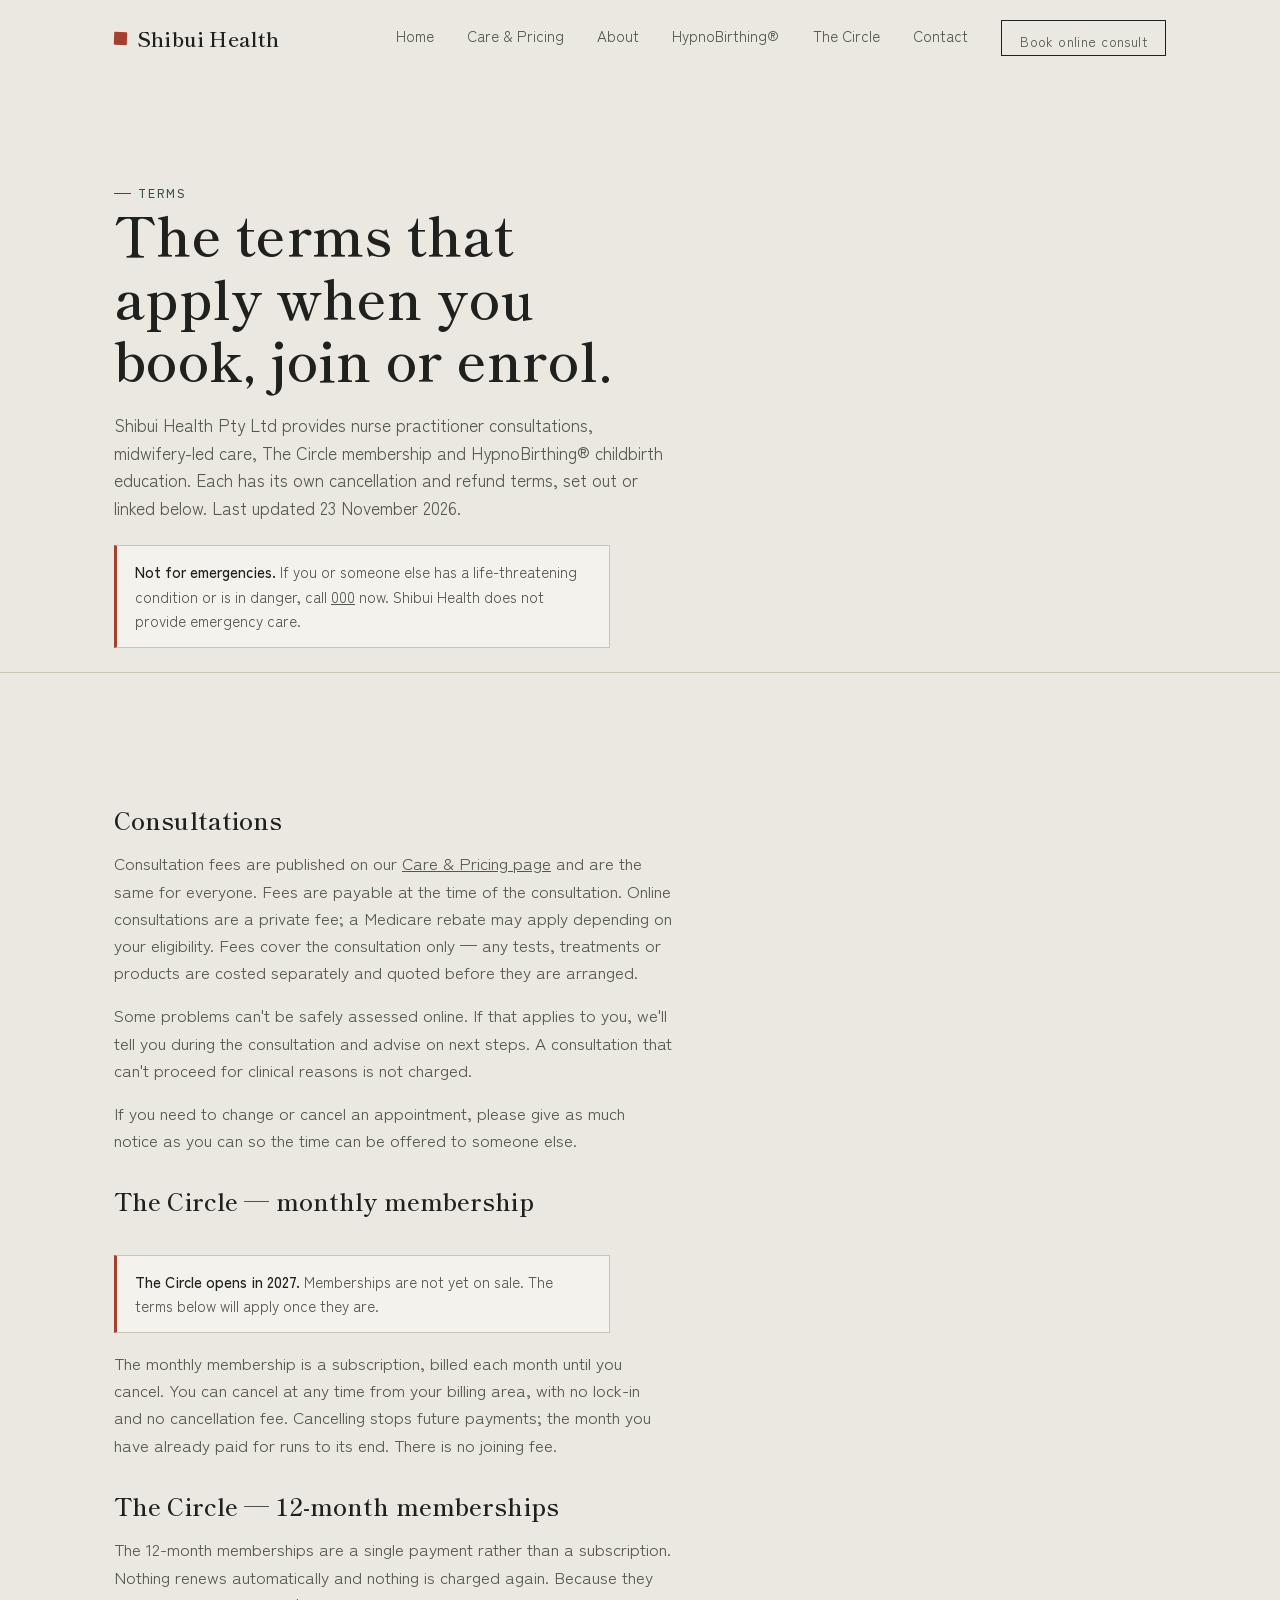
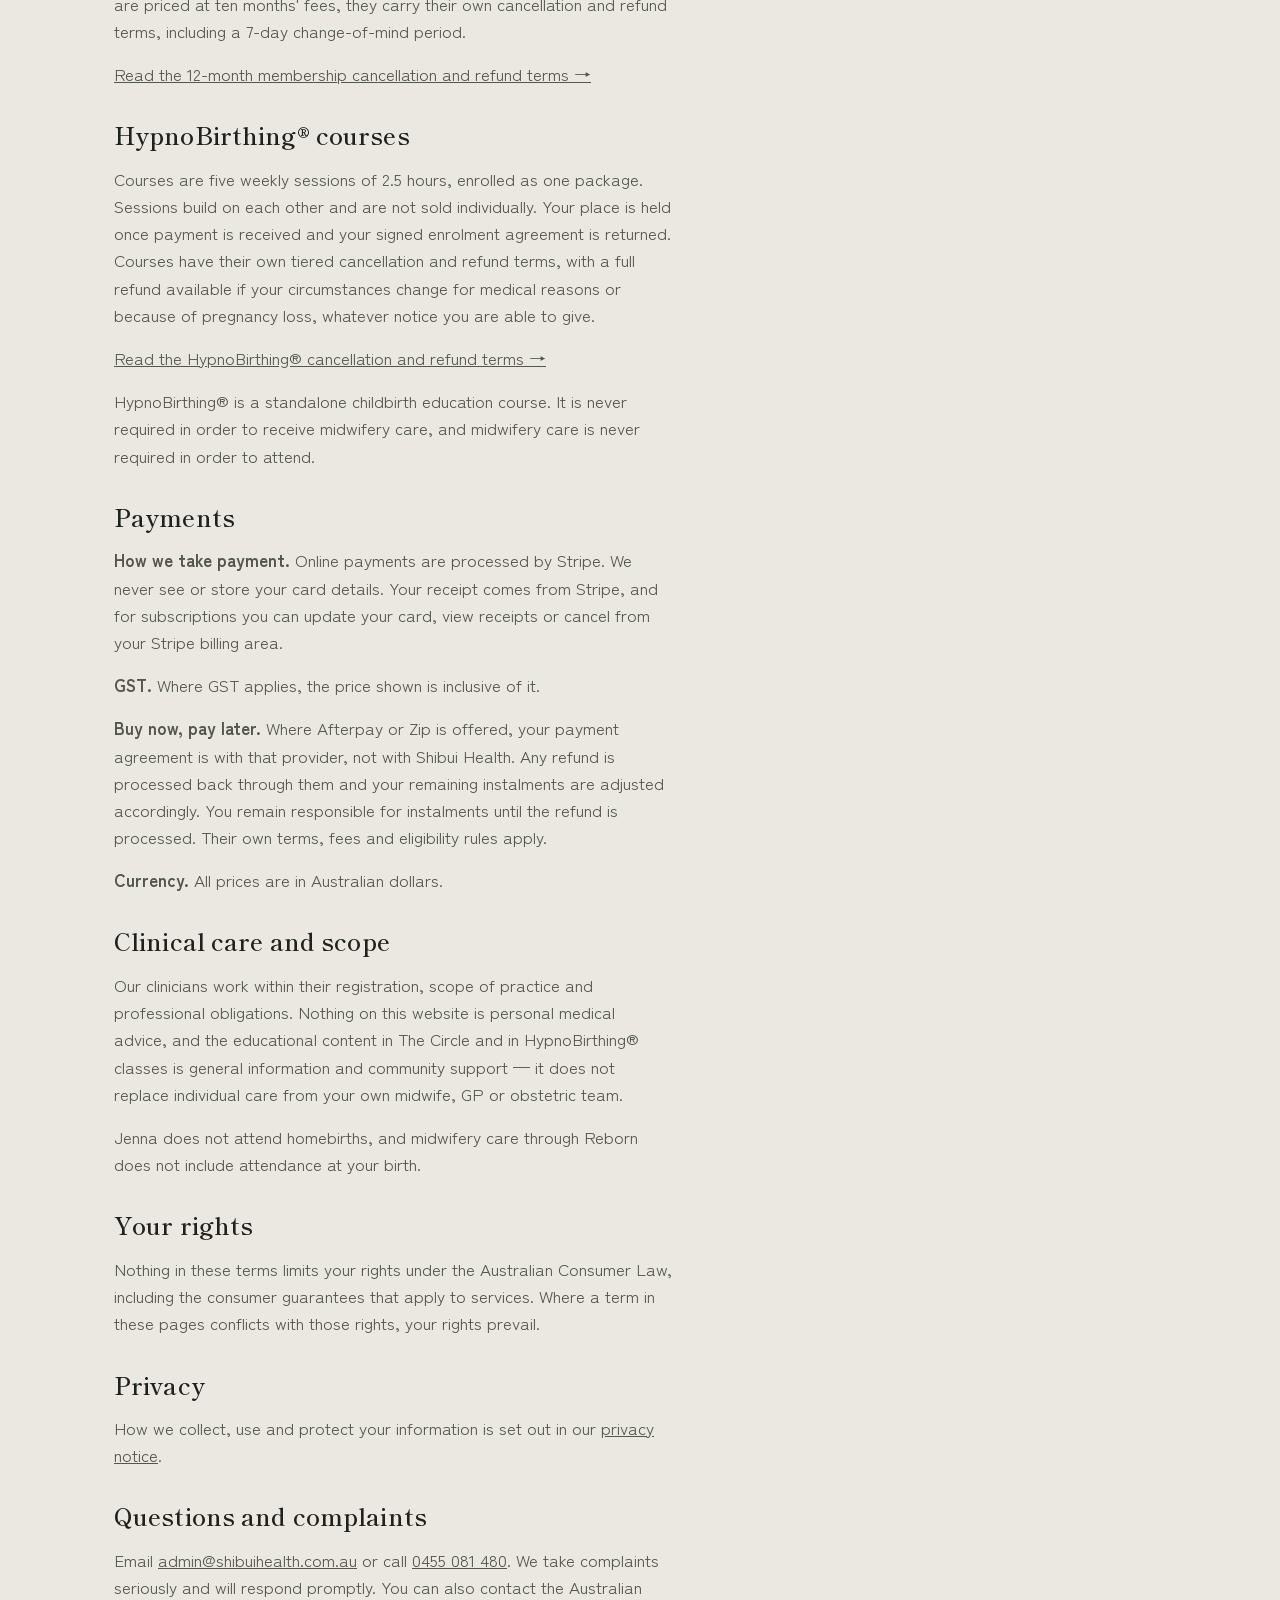
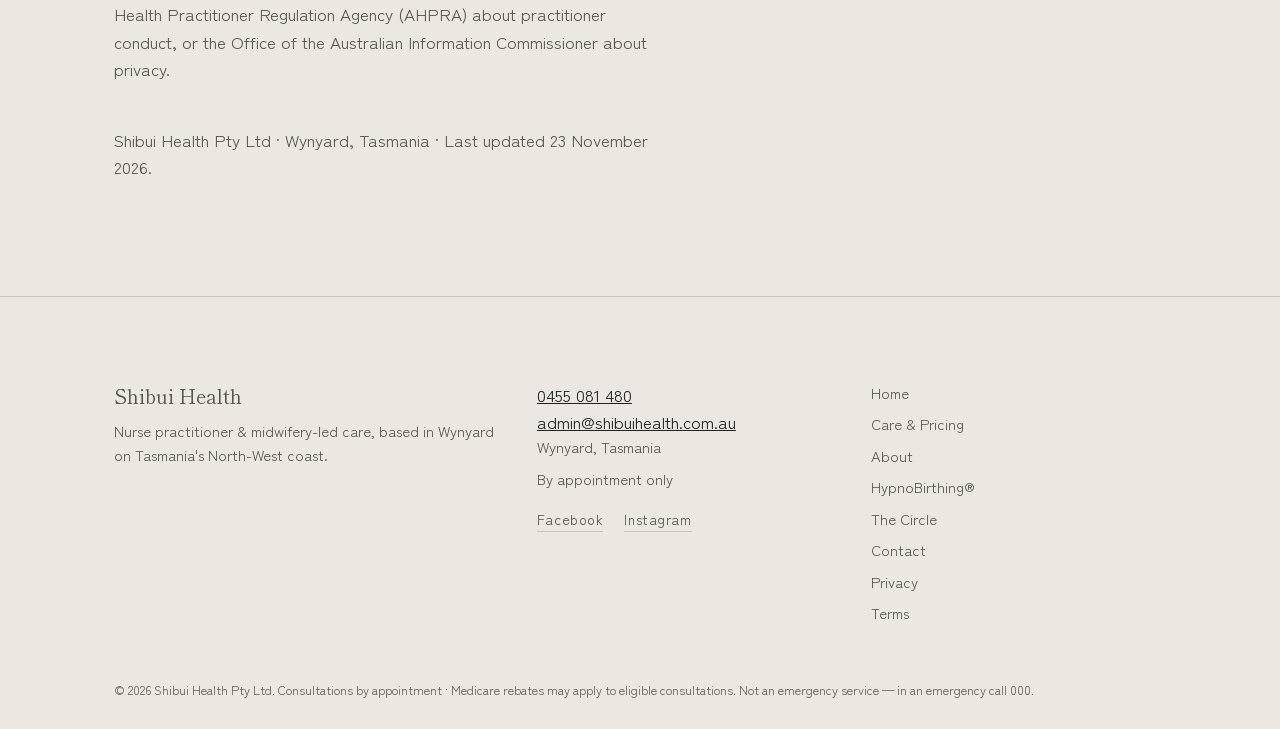
<file: terms.html>
<!doctype html>
<html lang="en-AU">
<head>
<meta charset="UTF-8">
<meta name="viewport" content="width=device-width, initial-scale=1, viewport-fit=cover">
<title>Terms — Shibui Health</title>
<meta name="description" content="The terms that apply when you book a consultation, join The Circle or enrol in a HypnoBirthing® course with Shibui Health.">
<meta property="og:title" content="Terms — Shibui Health">
<meta property="og:description" content="The terms that apply when you book a consultation, join The Circle or enrol in a HypnoBirthing® course with Shibui Health.">
<meta property="og:type" content="website">
<meta property="og:url" content="https://shibuihealth.com.au/terms.html">
<meta property="og:image" content="https://shibuihealth.com.au/images/share-card.jpg">
<meta property="og:image:width" content="1200">
<meta property="og:image:height" content="630">
<meta property="og:site_name" content="Shibui Health">
<meta name="twitter:card" content="summary_large_image">
<meta name="twitter:image" content="https://shibuihealth.com.au/images/share-card.jpg">
<meta property="og:locale" content="en_AU">
<link rel="preconnect" href="https://fonts.googleapis.com">
<link rel="preconnect" href="https://fonts.gstatic.com" crossorigin>
<link href="https://fonts.googleapis.com/css2?family=Shippori+Mincho:wght@400;500;600;800&family=Zen+Kaku+Gothic+New:wght@300;400;500;700&display=swap" rel="stylesheet">
<link rel="canonical" href="https://shibuihealth.com.au/terms.html">
<link rel="stylesheet" href="styles.css">
</head>
<body>

<a class="skip-link" href="#main">Skip to content</a>
<header class="site-header" id="siteHeader">
  <div class="header-inner">
    <a href="index.html" class="wordmark"><span class="seal-mark" aria-hidden="true"></span>Shibui Health</a>
    <nav class="site-nav" id="siteNav" aria-label="Primary">
      <a href="index.html">Home</a>
      <a href="services.html">Care &amp; Pricing</a>
      <a href="about.html">About</a>
      <a href="hypnobirthing.html">HypnoBirthing®</a>
      <a href="circle.html">The Circle</a>
      <a href="contact.html">Contact</a>
      <a href="https://www.halaxy.com/profile/shibui-health/location/1097131" class="nav-book" target="_blank" rel="noopener">Book online consult</a>
    </nav>
    <button class="nav-toggle" id="navToggle" aria-expanded="false" aria-controls="siteNav">Menu</button>
  </div>
</header>

<main id="main">

  <section class="page-intro">
    <div class="container">
      <p class="eyebrow reveal">Terms</p>
      <h1 class="reveal">The terms that apply when you book, join or enrol.</h1>
      <p class="lede reveal">Shibui Health Pty Ltd provides nurse practitioner consultations, midwifery-led care, The Circle membership and HypnoBirthing® childbirth education. Each has its own cancellation and refund terms, set out or linked below. Last updated 23 November 2026.</p>
      <p class="notice reveal"><strong>Not for emergencies.</strong> If you or someone else has a life-threatening condition or is in danger, call <a href="tel:000">000</a> now. Shibui Health does not provide emergency care.</p>
    </div>
  </section>

  <section>
    <div class="container">
      <div class="prose reveal">

        <h2>Consultations</h2>
        <p>Consultation fees are published on our <a href="services.html">Care &amp; Pricing page</a> and are the same for everyone. Fees are payable at the time of the consultation. Online consultations are a private fee; a Medicare rebate may apply depending on your eligibility. Fees cover the consultation only — any tests, treatments or products are costed separately and quoted before they are arranged.</p>
        <p>Some problems can't be safely assessed online. If that applies to you, we'll tell you during the consultation and advise on next steps. A consultation that can't proceed for clinical reasons is not charged.</p>
        <p>If you need to change or cancel an appointment, please give as much notice as you can so the time can be offered to someone else.</p>

        <h2>The Circle — monthly membership</h2>
        <p class="notice"><strong>The Circle opens in 2027.</strong> Memberships are not yet on sale. The terms below will apply once they are.</p>
        <p>The monthly membership is a subscription, billed each month until you cancel. You can cancel at any time from your billing area, with no lock-in and no cancellation fee. Cancelling stops future payments; the month you have already paid for runs to its end. There is no joining fee.</p>

        <h2>The Circle — 12-month memberships</h2>
        <p>The 12-month memberships are a single payment rather than a subscription. Nothing renews automatically and nothing is charged again. Because they are priced at ten months' fees, they carry their own cancellation and refund terms, including a 7-day change-of-mind period.</p>
        <p><a href="circle.html#annual-terms">Read the 12-month membership cancellation and refund terms →</a></p>

        <h2>HypnoBirthing® courses</h2>
        <p>Courses are five weekly sessions of 2.5 hours, enrolled as one package. Sessions build on each other and are not sold individually. Your place is held once payment is received and your signed enrolment agreement is returned. Courses have their own tiered cancellation and refund terms, with a full refund available if your circumstances change for medical reasons or because of pregnancy loss, whatever notice you are able to give.</p>
        <p><a href="hypnobirthing.html#cancellation">Read the HypnoBirthing® cancellation and refund terms →</a></p>
        <p>HypnoBirthing® is a standalone childbirth education course. It is never required in order to receive midwifery care, and midwifery care is never required in order to attend.</p>

        <h2>Payments</h2>
        <p><strong>How we take payment.</strong> Online payments are processed by Stripe. We never see or store your card details. Your receipt comes from Stripe, and for subscriptions you can update your card, view receipts or cancel from your Stripe billing area.</p>
        <p><strong>GST.</strong> Where GST applies, the price shown is inclusive of it.</p>
        <p><strong>Buy now, pay later.</strong> Where Afterpay or Zip is offered, your payment agreement is with that provider, not with Shibui Health. Any refund is processed back through them and your remaining instalments are adjusted accordingly. You remain responsible for instalments until the refund is processed. Their own terms, fees and eligibility rules apply.</p>
        <p><strong>Currency.</strong> All prices are in Australian dollars.</p>

        <h2>Clinical care and scope</h2>
        <p>Our clinicians work within their registration, scope of practice and professional obligations. Nothing on this website is personal medical advice, and the educational content in The Circle and in HypnoBirthing® classes is general information and community support — it does not replace individual care from your own midwife, GP or obstetric team.</p>
        <p>Jenna does not attend homebirths, and midwifery care through Reborn does not include attendance at your birth.</p>

        <h2>Your rights</h2>
        <p>Nothing in these terms limits your rights under the Australian Consumer Law, including the consumer guarantees that apply to services. Where a term in these pages conflicts with those rights, your rights prevail.</p>

        <h2>Privacy</h2>
        <p>How we collect, use and protect your information is set out in our <a href="privacy.html">privacy notice</a>.</p>

        <h2>Questions and complaints</h2>
        <p>Email <a href="mailto:admin@shibuihealth.com.au">admin@shibuihealth.com.au</a> or call <a href="tel:+61455081480">0455 081 480</a>. We take complaints seriously and will respond promptly. You can also contact the Australian Health Practitioner Regulation Agency (AHPRA) about practitioner conduct, or the Office of the Australian Information Commissioner about privacy.</p>

        <p class="faq-more">Shibui Health Pty Ltd · Wynyard, Tasmania · Last updated 23 November 2026.</p>

      </div>
    </div>
  </section>

</main>

<footer class="site-footer">
  <div class="footer-inner">
    <div class="footer-brand">
      <p class="wordmark-small">Shibui Health</p>
      <p>Nurse practitioner &amp; midwifery-led care, based in Wynyard on Tasmania's North-West coast.</p>
    </div>
    <div class="footer-contact">
      <a href="tel:+61455081480">0455 081 480</a>
      <a href="mailto:admin@shibuihealth.com.au">admin@shibuihealth.com.au</a>
      <p>Wynyard, Tasmania</p>
      <p>By appointment only</p>
      <a href="https://www.facebook.com/shibuihealthtas" target="_blank" rel="noopener" aria-label="Facebook">Facebook</a>
      <a href="https://www.instagram.com/shibuihealthtas/" target="_blank" rel="noopener" aria-label="Instagram">Instagram</a>
    </div>
    <div class="footer-links">
      <a href="index.html">Home</a>
      <a href="services.html">Care &amp; Pricing</a>
      <a href="about.html">About</a>
      <a href="hypnobirthing.html">HypnoBirthing®</a>
      <a href="circle.html">The Circle</a>
      <a href="contact.html">Contact</a>
      <a href="privacy.html">Privacy</a>
      <a href="terms.html">Terms</a>
    </div>
  </div>
  <p class="footer-legal">© <span id="year"></span> Shibui Health Pty Ltd. Consultations by appointment · Medicare rebates may apply to eligible consultations. Not an emergency service — in an emergency call 000.</p>
</footer>

<script src="script.js"></script>
</body>
</html>
</file>
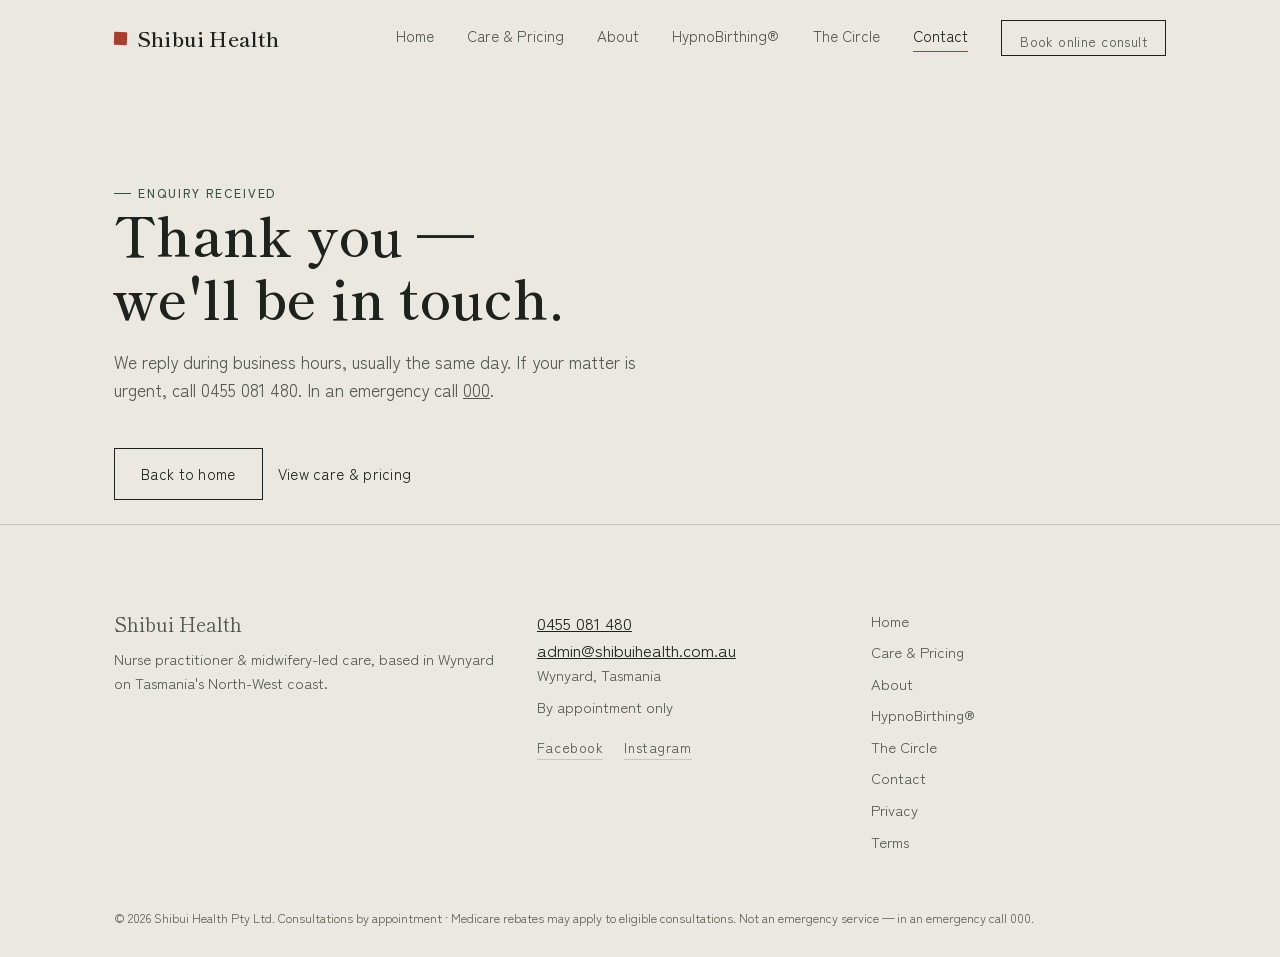
<file: thanks.html>
<!doctype html>
<html lang="en-AU">
<head>
<meta charset="UTF-8">
<meta name="viewport" content="width=device-width, initial-scale=1, viewport-fit=cover">
<title>Enquiry received — Shibui Health</title>
<meta name="description" content="Thanks — your enquiry to Shibui Health has been received.">
<meta property="og:title" content="Enquiry received — Shibui Health">
<meta property="og:description" content="Thanks — your enquiry to Shibui Health has been received.">
<meta property="og:type" content="website">
<meta property="og:locale" content="en_AU">
<link rel="preconnect" href="https://fonts.googleapis.com">
<link rel="preconnect" href="https://fonts.gstatic.com" crossorigin>
<link href="https://fonts.googleapis.com/css2?family=Shippori+Mincho:wght@400;500;600;800&family=Zen+Kaku+Gothic+New:wght@300;400;500;700&display=swap" rel="stylesheet">
<link rel="stylesheet" href="styles.css">
<meta name="robots" content="noindex">
</head>
<body>

<a class="skip-link" href="#main">Skip to content</a>
<header class="site-header" id="siteHeader">
  <div class="header-inner">
    <a href="index.html" class="wordmark"><span class="seal-mark" aria-hidden="true"></span>Shibui Health</a>
    <nav class="site-nav" id="siteNav" aria-label="Primary">
      <a href="index.html">Home</a>
      <a href="services.html">Care &amp; Pricing</a>
      <a href="about.html">About</a>
      <a href="hypnobirthing.html">HypnoBirthing®</a>
      <a href="circle.html">The Circle</a>
      <a href="contact.html" aria-current="page">Contact</a>
      <a href="https://www.halaxy.com/profile/shibui-health/location/1097131" class="nav-book" target="_blank" rel="noopener">Book online consult</a>
    </nav>
    <button class="nav-toggle" id="navToggle" aria-expanded="false" aria-controls="siteNav">Menu</button>
  </div>
</header>

<main id="main">

  <section class="page-intro">
    <div class="container">
      <p class="eyebrow reveal">Enquiry received</p>
      <h1 class="reveal">Thank you — we'll be in touch.</h1>
      <p class="lede reveal">We reply during business hours, usually the same day. If your matter is urgent, call 0455 081 480. In an emergency call <a href="tel:000">000</a>.</p>
      <div class="hero-actions reveal">
        <a href="index.html" class="btn">Back to home</a>
        <a href="services.html" class="btn btn-quiet">View care &amp; pricing</a>
      </div>
    </div>
  </section>

</main>

<footer class="site-footer">
  <div class="footer-inner">
    <div class="footer-brand">
      <p class="wordmark-small">Shibui Health</p>
      <p>Nurse practitioner &amp; midwifery-led care, based in Wynyard on Tasmania's North-West coast.</p>
    </div>
    <div class="footer-contact">
      <a href="tel:+61455081480">0455 081 480</a>
      <a href="mailto:admin@shibuihealth.com.au">admin@shibuihealth.com.au</a>
      <p>Wynyard, Tasmania</p>
      <p>By appointment only</p>
      <a href="https://www.facebook.com/shibuihealthtas" target="_blank" rel="noopener" aria-label="Facebook">Facebook</a>
      <a href="https://www.instagram.com/shibuihealthtas/" target="_blank" rel="noopener" aria-label="Instagram">Instagram</a>
    </div>
    <div class="footer-links">
      <a href="index.html">Home</a>
      <a href="services.html">Care &amp; Pricing</a>
      <a href="about.html">About</a>
      <a href="hypnobirthing.html">HypnoBirthing®</a>
      <a href="circle.html">The Circle</a>
      <a href="contact.html">Contact</a>
      <a href="privacy.html">Privacy</a>
      <a href="terms.html">Terms</a>
    </div>
  </div>
  <p class="footer-legal">© <span id="year"></span> Shibui Health Pty Ltd. Consultations by appointment · Medicare rebates may apply to eligible consultations. Not an emergency service — in an emergency call 000.</p>
</footer>

<script src="script.js"></script>
</body>
</html>
</file>
<file: styles.css>
/* ==========================================================================
   Shibui Health — shared stylesheet
   渋い (shibui): subdued, unobtrusive beauty that reveals itself slowly.
   The system below is built on restraint — hairlines instead of shadows,
   an asymmetric grid instead of centred cards, one spent accent (the seal
   mark) instead of a palette of pops.
   ========================================================================== */

:root {
  /* -- palette --------------------------------------------------------- */
  --paper: #EAE8E1;      /* washi — base ground, stone not cream */
  --paper-2: #E0DDD2;    /* mist — recessed panel tone */
  --ink: #1E211D;        /* sumi — near-black ink */
  --ink-soft: #52564C;   /* secondary text */
  --ink-faint: #5c5c50;  /* tertiary / meta text */
  --pine: #3B4F47;       /* primary accent — deep pine */
  --pine-deep: #2B3B35;  /* pine, pressed / hover */
  --pine-tint: #6C8479;  /* pine, muted for borders on dark */
  --seal: #A6402E;       /* shu-iro — stamp red, spent sparingly */
  --line: #CBC5B5;       /* hairline rule */
  --line-soft: #DAD5C7;
  --surface: #F4F2EC;    /* card/table surface, lighter than paper */
  --shadow-ambient: 0 1px 0 rgba(30,33,29,0.04);

  --font-display: 'Shippori Mincho', 'Noto Serif JP', 'Iowan Old Style', serif;
  --font-body: 'Zen Kaku Gothic New', 'Noto Sans JP', -apple-system, BlinkMacSystemFont, sans-serif;

  --measure: 62ch;
  --gutter: clamp(20px, 5vw, 64px);
  --section-pad: clamp(56px, 9vw, 120px);

  color-scheme: light;
}

@media (prefers-color-scheme: dark) {
  :root:not([data-theme="light"]) {
    --paper: #191B15;
    --paper-2: #21231B;
    --ink: #ECE8DC;
    --ink-soft: #B9B6A6;
    --ink-faint: #9a9884;
    --pine: #93AC9F;
    --pine-deep: #B7CBC1;
    --pine-tint: #4C5E56;
    --seal: #C4664F;
    --line: #383A2F;
    --line-soft: #2C2E25;
    --surface: #20221A;
    --shadow-ambient: 0 1px 0 rgba(0,0,0,0.3);
  }
}

:root[data-theme="dark"] {
  --paper: #191B15;
  --paper-2: #21231B;
  --ink: #ECE8DC;
  --ink-soft: #B9B6A6;
  --ink-faint: #9a9884;
  --pine: #93AC9F;
  --pine-deep: #B7CBC1;
  --pine-tint: #4C5E56;
  --seal: #C4664F;
  --line: #383A2F;
  --line-soft: #2C2E25;
  --surface: #20221A;
  --shadow-ambient: 0 1px 0 rgba(0,0,0,0.3);
}

* { box-sizing: border-box; }

html { -webkit-text-size-adjust: 100%; }

body {
  margin: 0;
  background: var(--paper);
  color: var(--ink);
  font-family: var(--font-body);
  font-size: 17px;
  line-height: 1.6;
  -webkit-font-smoothing: antialiased;
  overflow-x: hidden;
}

img { max-width: 100%; display: block; }

a { color: inherit; }

h1, h2, h3, h4 {
  font-family: var(--font-display);
  font-weight: 600;
  line-height: 1.15;
  margin: 0;
  text-wrap: balance;
  letter-spacing: 0.005em;
}

p { margin: 0; }

.container {
  max-width: 1180px;
  margin-inline: auto;
  padding-inline: var(--gutter);
}

.eyebrow {
  display: inline-flex;
  align-items: center;
  gap: 0.6em;
  font-family: var(--font-body);
  font-size: 0.76rem;
  font-weight: 500;
  letter-spacing: 0.16em;
  text-transform: uppercase;
  color: var(--pine);
}

.eyebrow::before {
  content: "";
  width: 1.4em;
  height: 1px;
  background: currentColor;
  display: inline-block;
}

/* -- focus / motion ------------------------------------------------------ */
a:focus-visible, button:focus-visible, input:focus-visible, textarea:focus-visible, select:focus-visible {
  outline: 2px solid var(--seal);
  outline-offset: 3px;
  border-radius: 2px;
}

@media (prefers-reduced-motion: reduce) {
  * { animation-duration: 0.01ms !important; animation-iteration-count: 1 !important; transition-duration: 0.01ms !important; scroll-behavior: auto !important; }
}

/* ==========================================================================
   Header
   ========================================================================== */
.site-header {
  position: sticky;
  top: env(safe-area-inset-top, 0px);
  z-index: 40;
  background: transparent;
  border-bottom: 1px solid transparent;
  transition: background 0.35s ease, border-color 0.35s ease;
}

.site-header.is-solid {
  background: color-mix(in srgb, var(--paper) 92%, transparent);
  backdrop-filter: blur(10px);
  border-bottom: 1px solid var(--line);
}

.header-inner {
  max-width: 1180px;
  margin-inline: auto;
  padding: 20px var(--gutter);
  display: flex;
  align-items: center;
  justify-content: space-between;
  gap: 24px;
}

.wordmark {
  display: inline-flex;
  align-items: center;
  gap: 10px;
  font-family: var(--font-display);
  font-size: 1.28rem;
  font-weight: 600;
  text-decoration: none;
  letter-spacing: 0.01em;
  white-space: nowrap;
}

.seal-mark {
  width: 13px;
  height: 13px;
  background: var(--seal);
  border-radius: 1px;
  flex: none;
  transform: rotate(2deg);
}

.site-nav {
  display: flex;
  align-items: center;
  gap: clamp(18px, 2.6vw, 34px);
  font-size: 0.94rem;
}

.site-nav a {
  text-decoration: none;
  color: var(--ink-soft);
  position: relative;
  padding-bottom: 3px;
}

.site-nav a[aria-current="page"] { color: var(--ink); }

.site-nav a:not(.nav-book)::after {
  content: "";
  position: absolute;
  left: 0; right: 100%;
  bottom: 0;
  height: 1px;
  background: var(--seal);
  transition: right 0.25s ease;
}

.site-nav a:not(.nav-book):hover::after,
.site-nav a:not(.nav-book)[aria-current="page"]::after {
  right: 0;
}

.nav-book {
  border: 1px solid var(--ink);
  padding: 9px 18px;
  text-decoration: none;
  font-size: 0.86rem;
  letter-spacing: 0.03em;
  color: var(--ink);
  transition: background 0.2s ease, color 0.2s ease;
}

.nav-book:hover { background: var(--ink); color: var(--paper); }

.nav-toggle {
  display: none;
  background: none;
  border: none;
  font-family: var(--font-body);
  font-size: 0.9rem;
  letter-spacing: 0.04em;
  color: var(--ink);
  cursor: pointer;
  padding: 8px 2px;
}

@media (max-width: 1040px) {
  .site-nav {
    position: fixed;
    inset: 0;
    top: 0;
    z-index: 50;
    background: var(--paper);
    flex-direction: column;
    justify-content: center;
    align-items: flex-start;
    padding: 32px var(--gutter);
    overflow-y: auto;
    gap: 26px;
    font-size: 1.5rem;
    font-family: var(--font-display);
    transform: translateY(-8px);
    opacity: 0;
    pointer-events: none;
    transition: opacity 0.25s ease, transform 0.25s ease;
  }
  .site-nav.is-open {
    opacity: 1;
    transform: translateY(0);
    pointer-events: auto;
  }
  .nav-toggle { display: inline-block; }
  .nav-book { margin-top: 8px; }
}

/* Seven nav items: tighten spacing on small laptops so the header stays on one line */
@media (min-width: 1041px) and (max-width: 1180px) {
  .site-nav { gap: 16px; font-size: 0.9rem; }
  .nav-book { padding: 8px 12px; font-size: 0.82rem; }
}

/* ==========================================================================
   Sections / rhythm
   ========================================================================== */
section { padding-block: var(--section-pad); }
section.on-panel { background: var(--paper-2); }
section + section { border-top: 1px solid var(--line); }

.section-head {
  display: grid;
  grid-template-columns: 7fr 5fr;
  gap: clamp(24px, 4vw, 64px);
  margin-bottom: clamp(36px, 6vw, 64px);
  align-items: end;
}

.section-head h2 {
  font-size: clamp(1.9rem, 3.4vw, 2.6rem);
}

.section-head .lede {
  color: var(--ink-soft);
  max-width: 42ch;
}

@media (max-width: 780px) {
  .section-head { grid-template-columns: 1fr; }
}

/* ==========================================================================
   Hero
   ========================================================================== */
.hero {
  padding-block: clamp(64px, 11vw, 132px) clamp(56px, 8vw, 100px);
}

.hero-grid {
  display: grid;
  grid-template-columns: 8fr 4fr;
  gap: clamp(24px, 4vw, 48px);
  align-items: start;
}

.hero h1 {
  font-size: clamp(2.5rem, 6vw, 4.35rem);
  max-width: 15ch;
}

.hero-aside {
  padding-top: clamp(8px, 3vw, 56px);
  border-top: 1px solid var(--line);
  display: flex;
  flex-direction: column;
  gap: 20px;
}

.hero-aside p { color: var(--ink-soft); }

.hero-actions {
  margin-top: clamp(28px, 5vw, 44px);
  display: flex;
  flex-wrap: wrap;
  gap: 14px;
}

@media (max-width: 780px) {
  .hero-grid { grid-template-columns: 1fr; }
  .hero-aside { border-top: none; padding-top: 0; }
}

/* Buttons */
.btn {
  display: inline-flex;
  align-items: center;
  gap: 10px;
  padding: 13px 26px;
  text-decoration: none;
  font-size: 0.94rem;
  letter-spacing: 0.02em;
  border: 1px solid var(--ink);
  color: var(--ink);
  transition: background 0.2s ease, color 0.2s ease, border-color 0.2s ease;
}

.btn:hover { background: var(--ink); color: var(--paper); }

.btn-solid {
  background: var(--pine);
  border-color: var(--pine);
  color: #F4F2EC;
}

.btn-solid:hover { background: var(--pine-deep); border-color: var(--pine-deep); color: #F4F2EC; }

.btn-quiet {
  border-color: transparent;
  padding-inline: 0;
}
.btn-quiet:hover { background: none; color: var(--seal); }

/* ==========================================================================
   Philosophy / statement blocks
   ========================================================================== */
.statement {
  display: grid;
  grid-template-columns: 4fr 8fr;
  gap: clamp(24px, 4vw, 56px);
}

.statement .glyph {
  font-family: var(--font-display);
  font-size: clamp(2.6rem, 6vw, 4rem);
  color: var(--pine);
  line-height: 1;
}

.statement .glyph small {
  display: block;
  font-family: var(--font-body);
  font-size: 0.85rem;
  color: var(--ink-faint);
  letter-spacing: 0.08em;
  margin-top: 10px;
}

.statement blockquote {
  margin: 0;
  font-family: var(--font-display);
  font-size: clamp(1.35rem, 2.6vw, 1.9rem);
  line-height: 1.42;
  max-width: 26ch;
}

.statement .statement-body {
  margin-top: 22px;
  color: var(--ink-soft);
  max-width: var(--measure);
}

@media (max-width: 780px) {
  .statement { grid-template-columns: 1fr; }
}

/* ==========================================================================
   Pillars (Repair / Reshape / Reborn / …)
   ========================================================================== */
.pillars {
  display: grid;
  grid-template-columns: repeat(3, 1fr);
  border-top: 1px solid var(--line);
}

.pillar {
  padding: clamp(28px, 4vw, 40px) clamp(4px, 2vw, 28px) clamp(28px, 4vw, 40px) 0;
  border-right: 1px solid var(--line);
  border-bottom: 1px solid var(--line);
  display: flex;
  flex-direction: column;
  gap: 14px;
}

.pillar:nth-child(3n) { border-right: none; }

.pillar .index {
  font-size: 0.78rem;
  color: var(--ink-faint);
  letter-spacing: 0.1em;
}

.pillar h3 {
  font-size: 1.5rem;
}

.pillar .tag {
  font-size: 0.78rem;
  letter-spacing: 0.08em;
  text-transform: uppercase;
  color: var(--pine);
}

.pillar p.desc { color: var(--ink-soft); }

.pillar .soon {
  color: var(--ink-faint);
  font-size: 0.86rem;
  font-style: italic;
}

.pillar a.link {
  margin-top: auto;
  text-decoration: none;
  font-size: 0.9rem;
  color: var(--ink);
  border-bottom: 1px solid var(--seal);
  align-self: flex-start;
  padding-bottom: 1px;
}

@media (max-width: 900px) {
  .pillars { grid-template-columns: repeat(2, 1fr); }
  .pillar:nth-child(3n) { border-right: 1px solid var(--line); }
  .pillar:nth-child(2n) { border-right: none; }
}
@media (max-width: 600px) {
  .pillars { grid-template-columns: 1fr; }
  .pillar { border-right: none !important; }
}

/* ==========================================================================
   Steps (process strip)
   ========================================================================== */
.steps {
  display: grid;
  grid-template-columns: repeat(3, 1fr);
  border-top: 1px solid var(--line);
}

.step {
  padding: clamp(26px, 4vw, 36px) clamp(4px, 2vw, 26px) clamp(26px, 4vw, 36px) 0;
  border-right: 1px solid var(--line);
  border-bottom: 1px solid var(--line);
  display: flex;
  flex-direction: column;
  gap: 10px;
}

.step:last-child { border-right: none; }

.step .index {
  font-size: 0.78rem;
  color: var(--seal);
  letter-spacing: 0.1em;
}

.step h3 { font-size: 1.22rem; }
.step p { color: var(--ink-soft); font-size: 0.95rem; }

@media (max-width: 780px) {
  .steps { grid-template-columns: 1fr; }
  .step { border-right: none; }
}

/* ==========================================================================
   Practitioners
   ========================================================================== */
.people {
  display: grid;
  grid-template-columns: repeat(auto-fit, minmax(230px, 1fr));
  gap: clamp(20px, 3vw, 40px);
  max-width: 760px;
}

.person {
  display: flex;
  flex-direction: column;
  gap: 14px;
}

.monogram {
  width: 58px;
  height: 58px;
  border: 1px solid var(--ink);
  border-radius: 50%;
  display: flex;
  align-items: center;
  justify-content: center;
  font-family: var(--font-display);
  font-size: 1.1rem;
  position: relative;
}

.monogram::after {
  content: "";
  position: absolute;
  width: 7px;
  height: 7px;
  background: var(--seal);
  border-radius: 1px;
  right: -3px;
  bottom: -3px;
}

.person h3 { font-size: 1.18rem; }
.person .role { color: var(--pine); font-size: 0.85rem; letter-spacing: 0.03em; }
.person p.bio { color: var(--ink-soft); font-size: 0.96rem; }

@media (max-width: 780px) {
  .people { grid-template-columns: 1fr; }
}

/* ==========================================================================
   Consultation fees — grouped by service
   ========================================================================== */
.fee-caption { color: var(--ink-faint); font-size: 0.86rem; margin: 0 0 22px; }

.fee-group { margin-bottom: clamp(34px, 5vw, 52px); }
.fee-group:last-of-type { margin-bottom: 0; }

.group-head {
  display: flex;
  justify-content: space-between;
  align-items: baseline;
  gap: 1rem;
  flex-wrap: wrap;
  padding-bottom: 12px;
  border-bottom: 1px solid var(--ink);
}

.group-head .svc { font-family: var(--font-display); font-size: 1.3rem; letter-spacing: 0.005em; }

.group-head .prov {
  font-size: 0.72rem;
  letter-spacing: 0.16em;
  text-transform: uppercase;
  color: var(--pine);
  font-weight: 500;
  white-space: nowrap;
}

.fee-row {
  display: grid;
  grid-template-columns: 1fr auto;
  gap: 1rem 1.5rem;
  align-items: baseline;
  padding-block: 18px;
  border-bottom: 1px solid var(--line);
}

.fee-row .item { font-family: var(--font-display); font-size: 1.06rem; }

.fee-row .item small {
  display: block;
  font-family: var(--font-body);
  font-size: 0.86rem;
  color: var(--ink-soft);
  margin-top: 3px;
  max-width: 48ch;
  line-height: 1.5;
}

.fee-row .fee {
  text-align: right;
  font-variant-numeric: tabular-nums;
  font-size: 1.2rem;
  white-space: nowrap;
}

.fee-row .fee small { display: block; font-size: 0.68rem; color: var(--ink-faint); font-weight: 400; margin-top: 2px; letter-spacing: 0.04em; }

.fee-row .fee .pre {
  font-size: 0.78rem;
  color: var(--ink-faint);
  letter-spacing: 0.06em;
  text-transform: uppercase;
  margin-right: 0.35rem;
  vertical-align: 0.18em;
}

.fee-row .fee.word {
  font-family: var(--font-body);
  font-size: 0.84rem;
  letter-spacing: 0.14em;
  text-transform: uppercase;
  color: var(--pine);
  font-weight: 500;
}

@media (max-width: 480px) {
  .fee-row { grid-template-columns: 1fr; gap: 0.4rem; }
  .fee-row .fee { text-align: left; }
  .fee-row .fee small { display: inline; margin-left: 0.4rem; }
}

.pricing-note {
  margin-top: 20px;
  color: var(--ink-faint);
  font-size: 0.88rem;
  max-width: var(--measure);
}

/* ==========================================================================
   Service detail blocks
   ========================================================================== */
.service-block {
  display: grid;
  grid-template-columns: 3fr 9fr;
  gap: clamp(20px, 4vw, 48px);
  padding-block: clamp(36px, 5vw, 56px);
  border-top: 1px solid var(--line);
}

.service-block:first-of-type { border-top: none; }

.service-block .label {
  display: flex;
  flex-direction: column;
  gap: 6px;
}

.service-block .label .index { color: var(--ink-faint); font-size: 0.8rem; }
.service-block .label h3 { font-size: 1.7rem; }
.service-block .label .tag { color: var(--pine); font-size: 0.78rem; letter-spacing: 0.08em; text-transform: uppercase; }

.service-block .body { max-width: var(--measure); color: var(--ink-soft); display: flex; flex-direction: column; gap: 16px; }
.service-block .body strong { color: var(--ink); font-weight: 500; }

.service-block .actions { margin-top: 6px; display: flex; gap: 16px; flex-wrap: wrap; align-items: center; }

@media (max-width: 780px) {
  .service-block { grid-template-columns: 1fr; }
}

/* Team portraits — hairline frame, subtly muted to sit with the palette */
.portrait {
  margin: 12px 0 0;
  width: min(220px, 60%);
  padding: 6px;
  border: 1px solid var(--line);
  position: relative;
}
.portrait img {
  display: block;
  width: 100%;
  height: auto;
  aspect-ratio: 4 / 5;
  object-fit: cover;
  filter: saturate(0.72) contrast(0.97) sepia(0.08);
}
.portrait::after {
  content: "";
  position: absolute;
  width: 7px;
  height: 7px;
  background: var(--seal);
  border-radius: 1px;
  right: -4px;
  bottom: -4px;
}

.badge-soon {
  display: inline-block;
  font-size: 0.72rem;
  letter-spacing: 0.08em;
  text-transform: uppercase;
  color: var(--ink-faint);
  border: 1px solid var(--line);
  padding: 4px 9px;
}

/* ==========================================================================
   Info list (facts, hours, etc.)
   ========================================================================== */
.fact-list { display: flex; flex-direction: column; }
.fact-row {
  display: grid;
  grid-template-columns: 1fr 2fr;
  gap: 20px;
  padding: 18px 0;
  border-top: 1px solid var(--line);
}
.fact-row:last-child { border-bottom: 1px solid var(--line); }
.fact-row .k { font-size: 0.8rem; letter-spacing: 0.08em; text-transform: uppercase; color: var(--ink-faint); }
.fact-row .v a { text-decoration: none; border-bottom: 1px solid var(--line); }
.fact-row .v a:hover { border-color: var(--seal); }

@media (max-width: 600px) {
  .fact-row { grid-template-columns: 1fr; gap: 4px; }
}

/* ==========================================================================
   CTA band
   ========================================================================== */
.cta-band {
  background: var(--ink);
  color: var(--paper);
}
.cta-band .statement .glyph,
.cta-band .eyebrow { color: var(--pine-tint); }
.cta-band .statement blockquote { color: var(--paper); }
.cta-band .statement-body { color: color-mix(in srgb, var(--paper) 70%, transparent); }
.cta-band .btn { border-color: var(--paper); color: var(--paper); }
.cta-band .btn:hover { background: var(--paper); color: var(--ink); }
.cta-band .btn-solid { background: var(--seal); border-color: var(--seal); color: #fff; }
.cta-band .btn-solid:hover { background: #8b3324; border-color: #8b3324; }

/* ==========================================================================
   Footer
   ========================================================================== */
.site-footer { padding-block: clamp(48px, 7vw, 84px) 28px; border-top: 1px solid var(--line); }
.footer-inner {
  display: grid;
  grid-template-columns: 1.3fr 1fr 1fr;
  gap: clamp(24px, 4vw, 40px);
  padding-inline: var(--gutter);
  max-width: 1180px;
  margin-inline: auto;
}
.footer-brand .wordmark-small { font-family: var(--font-display); font-size: 1.2rem; margin-bottom: 8px; }
.footer-brand p { color: var(--ink-soft); font-size: 0.92rem; }
.footer-contact p, .footer-links a { display: block; margin-bottom: 8px; font-size: 0.92rem; text-decoration: none; color: var(--ink-soft); }
.footer-contact a:hover, .footer-links a:hover { color: var(--seal); }
.footer-legal {
  max-width: 1180px;
  margin: clamp(28px, 5vw, 48px) auto 0;
  padding-inline: var(--gutter);
  font-size: 0.78rem;
  color: var(--ink-faint);
}
@media (max-width: 700px) {
  .footer-inner { grid-template-columns: 1fr; }
}

/* ==========================================================================
   Reveal-on-scroll
   ========================================================================== */
.reveal { opacity: 1; transform: none; }
.js .reveal {
  opacity: 0;
  transform: translateY(14px);
  transition: opacity 0.6s ease, transform 0.6s ease;
}
.js .reveal.is-visible { opacity: 1; transform: none; }

/* ==========================================================================
   Page intro (services/about/contact top bands)
   ========================================================================== */
.page-intro { padding-block: clamp(56px, 9vw, 96px) clamp(16px, 3vw, 24px); }
.page-intro h1 { font-size: clamp(2.2rem, 5vw, 3.4rem); max-width: 18ch; }
.page-intro .lede { margin-top: 20px; color: var(--ink-soft); max-width: var(--measure); font-size: 1.08rem; }


/* ==========================================================================
   Additions: skip link, notices, enquiry form, step links, prose
   ========================================================================== */
.skip-link {
  position: absolute;
  left: -9999px;
  top: 8px;
  z-index: 100;
  background: var(--ink);
  color: var(--paper);
  padding: 10px 16px;
  text-decoration: none;
}
.skip-link:focus { left: 8px; }

.notice {
  margin-top: 24px;
  border: 1px solid var(--line);
  border-left: 3px solid var(--seal);
  background: var(--surface);
  padding: 14px 18px;
  font-size: 0.94rem;
  color: var(--ink-soft);
  max-width: var(--measure);
}
.notice strong { color: var(--ink); font-weight: 500; }
.notice a { color: inherit; }

.step a.link {
  margin-top: auto;
  align-self: flex-start;
  text-decoration: none;
  font-size: 0.9rem;
  border-bottom: 1px solid var(--seal);
  padding-bottom: 1px;
}

.form { display: grid; gap: 20px; max-width: 640px; }
.form label {
  display: flex;
  flex-direction: column;
  gap: 6px;
  font-size: 0.8rem;
  letter-spacing: 0.08em;
  text-transform: uppercase;
  color: var(--ink-faint);
}
.form input, .form select, .form textarea {
  font: inherit;
  font-size: 1rem;
  letter-spacing: normal;
  text-transform: none;
  color: var(--ink);
  background: var(--surface);
  border: 1px solid var(--line);
  border-radius: 0;
  padding: 12px 14px;
  width: 100%;
}
.form textarea { min-height: 140px; resize: vertical; }
.form .check {
  flex-direction: row;
  align-items: flex-start;
  gap: 10px;
  text-transform: none;
  letter-spacing: normal;
  font-size: 0.92rem;
  color: var(--ink-soft);
}
.form .check input { width: auto; margin-top: 5px; }
.form .hp { position: absolute; left: -9999px; }
.form button.btn { cursor: pointer; font-family: var(--font-body); }
.form .notice { margin-top: 0; }

.prose { max-width: var(--measure); display: flex; flex-direction: column; gap: 16px; color: var(--ink-soft); }
.prose h2 { font-size: 1.5rem; color: var(--ink); margin-top: 18px; }
.prose a { color: inherit; }

/* HypnoBirthing Gold Seal — supplied artwork on its own white panel, shown unaltered */
.seal-badge {
  margin: 28px 0;
  padding: 14px 18px;
  background: #fff;
  display: block;
  width: fit-content;
  max-width: 100%;
}
.seal-badge img { display: block; max-width: 100%; height: auto; }

/* Fee table: fit phone widths so prices are never hidden off-screen */
@media (max-width: 560px) {
  .pricing-table th, .pricing-table td { padding-left: 0; padding-right: 10px; }
  .pricing-table td.price, .pricing-table th:last-child { padding-right: 0; white-space: nowrap; }
}

/* FAQ (details/summary) */
.faq { border-top: 1px solid var(--line); max-width: 760px; }
.faq details { border-bottom: 1px solid var(--line); padding: 4px 0; }
.faq summary {
  cursor: pointer; list-style: none; position: relative;
  padding: 16px 36px 16px 0; font-family: var(--font-display); font-size: 1.1rem;
}
.faq summary::-webkit-details-marker { display: none; }
.faq summary::after {
  content: "+"; position: absolute; right: 4px; top: 50%; transform: translateY(-50%);
  color: var(--seal); font-size: 1.4rem; line-height: 1;
}
.faq details[open] summary::after { content: "–"; }
.faq details p { margin: 0 0 18px; color: var(--ink-soft); max-width: var(--measure, 62ch); }
.faq summary:focus-visible { outline: 2px solid var(--seal); outline-offset: 2px; }
.faq-more { margin-top: 28px; color: var(--ink-soft); }
.faq-more a { color: inherit; border-bottom: 1px solid var(--line); text-decoration: none; }
.faq-more a:hover { border-color: var(--seal); }

/* ==========================================================================
   The Circle member hub (circle.html)
   ========================================================================== */
.circle-hero .hero h1, .circle-hero h1 { max-width: 20ch; font-size: clamp(2.2rem, 5.4vw, 3.8rem); }
.circle-lede { margin-top: 22px; color: var(--ink-soft); max-width: 46ch; font-size: 1.1rem; }
.circle-price { margin-top: 18px; color: var(--ink-faint); font-size: 0.9rem; letter-spacing: 0.04em; }
.circle-hero .hero-aside .portrait { margin-top: 0; }
.circle-hero .hero-aside p strong { color: var(--ink); font-weight: 500; }

.circle-points {
  display: grid;
  grid-template-columns: repeat(2, 1fr);
  border-top: 1px solid var(--line);
}
.circle-point {
  padding: clamp(24px, 4vw, 36px) clamp(4px, 2vw, 28px) clamp(24px, 4vw, 36px) 0;
  border-bottom: 1px solid var(--line);
  display: flex;
  flex-direction: column;
  gap: 10px;
}
.circle-point:nth-child(odd) { border-right: 1px solid var(--line); }
.circle-point:nth-child(even) { padding-left: clamp(4px, 2vw, 28px); }
.circle-point .index { font-size: 0.78rem; color: var(--seal); letter-spacing: 0.1em; }
.circle-point h3 { font-size: 1.3rem; }
.circle-point p { color: var(--ink-soft); font-size: 0.96rem; max-width: 44ch; }
@media (max-width: 720px) {
  .circle-points { grid-template-columns: 1fr; }
  .circle-point, .circle-point:nth-child(even) { padding-left: 0; }
  .circle-point:nth-child(odd) { border-right: none; }
}

.plan {
  display: grid;
  grid-template-columns: 4fr 8fr;
  gap: clamp(24px, 4vw, 56px);
  background: var(--surface);
  border: 1px solid var(--line);
  padding: clamp(24px, 4vw, 44px);
}
.plan-head h3 { font-size: 1.5rem; }
.plan-price { margin-top: 14px; font-family: var(--font-display); font-size: clamp(2.2rem, 5vw, 3rem); line-height: 1; }
.plan-price span { font-family: var(--font-body); font-size: 0.95rem; color: var(--ink-faint); }
.plan-sub { margin-top: 10px; color: var(--ink-faint); font-size: 0.88rem; }
.plan-alt {
  margin-top: 16px; padding-top: 14px; border-top: 1px solid var(--line);
  color: var(--ink-soft); font-size: 0.9rem; line-height: 1.55; max-width: 34ch;
}
.plan-alt strong { color: var(--ink); font-weight: 500; }
.plan-list { list-style: none; margin: 0; padding: 0; display: flex; flex-direction: column; }
.plan-list li {
  padding: 14px 0 14px 26px;
  border-top: 1px solid var(--line-soft);
  position: relative;
  color: var(--ink-soft);
}
.plan-list li:first-child { border-top: none; padding-top: 0; }
.plan-list li::before {
  content: "";
  position: absolute;
  left: 2px; top: 1.15em;
  width: 7px; height: 7px;
  background: var(--seal);
  border-radius: 1px;
}
.plan-list li:first-child::before { top: 0.55em; }
@media (max-width: 780px) { .plan { grid-template-columns: 1fr; } }

.session-list {
  list-style: none; margin: 0; padding: 0;
  display: grid;
  grid-template-columns: repeat(2, 1fr);
  column-gap: clamp(24px, 4vw, 64px);
  border-top: 1px solid var(--line);
}
.session-list li {
  display: flex; gap: 18px; align-items: baseline;
  padding: 18px 0;
  border-bottom: 1px solid var(--line);
  font-family: var(--font-display);
  font-size: 1.12rem;
}
.session-list .n { font-family: var(--font-body); font-size: 0.78rem; color: var(--seal); letter-spacing: 0.1em; flex: none; }
.session-list small { display: block; font-family: var(--font-body); font-size: 0.82rem; color: var(--ink-faint); margin-top: 2px; }
@media (max-width: 720px) { .session-list { grid-template-columns: 1fr; } }

.hub-buttons {
  display: grid;
  grid-template-columns: repeat(2, 1fr);
  gap: 16px;
  max-width: 860px;
}
.hub-btn {
  display: flex; flex-direction: column; gap: 6px;
  min-height: 64px;
  padding: 20px 24px;
  text-decoration: none;
  border: 1px solid var(--ink);
  color: var(--ink);
  transition: background 0.2s ease, color 0.2s ease, border-color 0.2s ease;
}
.hub-btn .t { font-family: var(--font-display); font-size: 1.3rem; font-weight: 600; }
.hub-btn .d { font-size: 0.9rem; opacity: 0.8; }
.hub-btn:hover { background: var(--ink); color: var(--paper); }
.hub-btn-primary { background: var(--pine); border-color: var(--pine); color: #F4F2EC; }
.hub-btn-primary:hover { background: var(--pine-deep); border-color: var(--pine-deep); color: #F4F2EC; }
.hub-note { margin-top: 20px; color: var(--ink-soft); font-size: 0.94rem; max-width: var(--measure); }
.hub-note a { color: inherit; }
@media (max-width: 640px) { .hub-buttons { grid-template-columns: 1fr; } }

.footer-disclaimer {
  max-width: 1180px;
  margin: clamp(24px, 4vw, 36px) auto 0;
  padding-inline: var(--gutter);
  font-size: 0.88rem;
  color: var(--ink-soft);
}

/* Footer social links */
.footer-contact a[aria-label="Facebook"],
.footer-contact a[aria-label="Instagram"] {
  display: inline-block;
  margin-top: 10px;
  margin-right: 16px;
  font-size: 0.88rem;
  letter-spacing: 0.04em;
  color: var(--ink-soft);
  border-bottom: 1px solid var(--line);
  text-decoration: none;
}
.footer-contact a[aria-label="Facebook"]:hover,
.footer-contact a[aria-label="Instagram"]:hover { color: var(--seal); border-bottom-color: var(--seal); }
</file>
